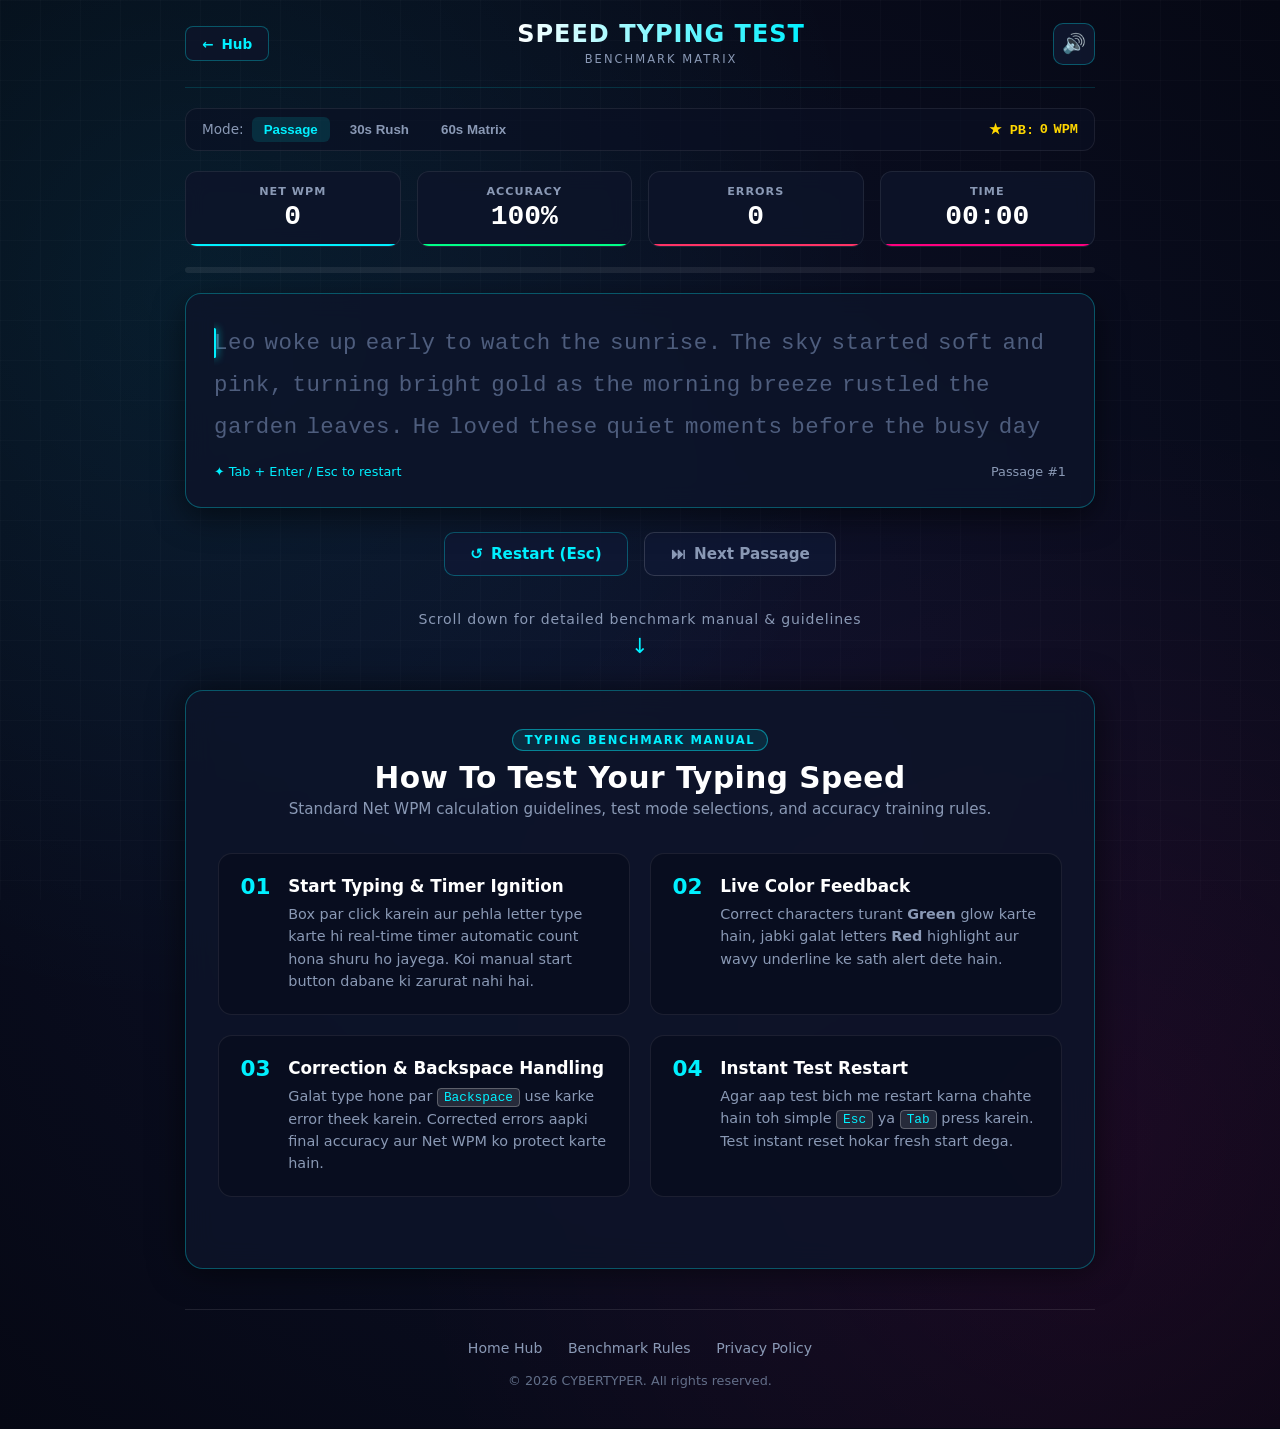
<file: games/speed-test.html>
<!DOCTYPE html>
<html lang="en">
<head>
  <meta charset="UTF-8">
  <meta name="viewport" content="width=device-width, initial-scale=1.0">
  <title>Speed Typing Test // CYBERTYPER</title>
  
  <!-- Primary Canonical Link -->
  <link rel="canonical" href="https://typigamx.in/games/speed-test.html">
  
  <!-- Open Graph / Social Meta Tags -->
  <meta property="og:type" content="website">
  <meta property="og:url" content="https://typigamx.in/games/speed-test.html">
  <meta property="og:title" content="Speed Typing Test // CYBERTYPER">
  <meta property="og:description" content="Test your pure typing speed & accuracy with live character highlighting, dynamic WPM metrics, and detailed completion analytics.">
  <meta property="og:image" content="https://typigamx.in/image/og-preview.png">

  <!-- Twitter Card Meta Tags -->
  <meta name="twitter:card" content="summary_large_image">
  <meta name="twitter:url" content="https://typigamx.in/games/speed-test.html">
  <meta name="twitter:title" content="Speed Typing Test // CYBERTYPER">
  <meta name="twitter:description" content="Test your pure typing speed & accuracy with live character highlighting, dynamic WPM metrics, and detailed completion analytics.">
  <meta name="twitter:image" content="https://typigamx.in/image/og-preview.png">

  <link rel="icon" type="image/svg+xml" href="data:image/svg+xml,<svg xmlns='http://www.w3.org/2000/svg' viewBox='0 0 100 100'><text y='.9em' font-size='90'>⚡</text></svg>">
  
  <style>
    :root {
      --bg-deep: #060814;
      --bg-card: rgba(14, 20, 42, 0.85);
      --border-neon: rgba(0, 240, 255, 0.3);
      --cyan-glow: #00f0ff;
      --magenta-glow: #ff007f;
      --emerald-glow: #00ff88;
      --danger-glow: #ff3366;
      --gold-glow: #ffd700;
      --text-main: #f0f4ff;
      --text-muted: #8a99b5;
      --font-main: 'Segoe UI', system-ui, -apple-system, sans-serif;
      --font-mono: 'Cascadia Code', 'Fira Code', Consolas, monospace;
    }

    * {
      box-sizing: border-box;
      margin: 0;
      padding: 0;
      -webkit-tap-highlight-color: transparent;
    }

    body {
      background-color: var(--bg-deep);
      background-image: 
        radial-gradient(ellipse at 15% 20%, rgba(0, 240, 255, 0.08) 0%, transparent 45%),
        radial-gradient(ellipse at 85% 80%, rgba(255, 0, 127, 0.08) 0%, transparent 45%),
        radial-gradient(circle at 50% 50%, #0d122b 0%, var(--bg-deep) 100%);
      color: var(--text-main);
      font-family: var(--font-main);
      min-height: 100vh;
      display: flex;
      flex-direction: column;
      position: relative;
      overflow-x: hidden;
    }

    .bg-grid {
      position: fixed;
      inset: 0;
      background-size: 40px 40px;
      background-image: 
        linear-gradient(to right, rgba(255, 255, 255, 0.02) 1px, transparent 1px),
        linear-gradient(to bottom, rgba(255, 255, 255, 0.02) 1px, transparent 1px);
      pointer-events: none;
      z-index: 0;
    }

    .container {
      width: 100%;
      max-width: 950px;
      margin: 0 auto;
      padding: 1.25rem 1.25rem 2.5rem;
      position: relative;
      z-index: 1;
      display: flex;
      flex-direction: column;
      flex: 1;
    }

    /* Header */
    .game-header {
      display: flex;
      align-items: center;
      justify-content: space-between;
      padding-bottom: 1.25rem;
      border-bottom: 1px solid rgba(0, 240, 255, 0.15);
      margin-bottom: 1.25rem;
    }

    .back-btn {
      display: inline-flex;
      align-items: center;
      gap: 0.5rem;
      padding: 0.55rem 1rem;
      border-radius: 8px;
      background: rgba(14, 20, 42, 0.8);
      border: 1px solid var(--border-neon);
      color: var(--cyan-glow);
      text-decoration: none;
      font-weight: 600;
      font-size: 0.85rem;
      transition: all 0.2s ease;
    }

    .back-btn:hover {
      background: var(--cyan-glow);
      color: #050811;
      box-shadow: 0 0 15px rgba(0, 240, 255, 0.4);
    }

    .game-title-badge {
      text-align: center;
    }

    .game-title-badge h1 {
      font-size: 1.5rem;
      font-weight: 800;
      letter-spacing: 1px;
      background: linear-gradient(90deg, #fff, var(--cyan-glow));
      -webkit-background-clip: text;
      -webkit-text-fill-color: transparent;
    }

    .game-title-badge span {
      font-size: 0.72rem;
      color: var(--text-muted);
      letter-spacing: 2px;
      text-transform: uppercase;
    }

    .sound-toggle-btn {
      width: 42px;
      height: 42px;
      border-radius: 10px;
      background: rgba(16, 24, 48, 0.85);
      border: 1px solid var(--border-neon);
      color: var(--text-main);
      font-size: 1.2rem;
      cursor: pointer;
      display: flex;
      align-items: center;
      justify-content: center;
      transition: all 0.2s ease;
    }

    /* Mode Selectors Bar */
    .mode-bar {
      display: flex;
      justify-content: space-between;
      align-items: center;
      background: rgba(10, 16, 36, 0.6);
      border: 1px solid rgba(255, 255, 255, 0.08);
      border-radius: 12px;
      padding: 0.5rem 1rem;
      margin-bottom: 1.25rem;
      font-size: 0.85rem;
    }

    .mode-group {
      display: flex;
      gap: 0.5rem;
      align-items: center;
    }

    .mode-btn {
      background: transparent;
      border: none;
      color: var(--text-muted);
      padding: 0.3rem 0.75rem;
      border-radius: 6px;
      cursor: pointer;
      font-weight: 700;
      transition: all 0.2s;
    }

    .mode-btn.active, .mode-btn:hover {
      color: var(--cyan-glow);
      background: rgba(0, 240, 255, 0.12);
    }

    .pb-pill {
      color: var(--gold-glow);
      font-family: var(--font-mono);
      font-weight: 700;
      display: flex;
      align-items: center;
      gap: 0.35rem;
    }

    /* HUD Bar */
    .hud-bar {
      display: grid;
      grid-template-columns: repeat(4, 1fr);
      gap: 1rem;
      margin-bottom: 1.25rem;
    }

    .stat-card {
      background: var(--bg-card);
      border: 1px solid rgba(255, 255, 255, 0.08);
      border-radius: 12px;
      padding: 0.85rem;
      text-align: center;
      position: relative;
      overflow: hidden;
      backdrop-filter: blur(10px);
    }

    .stat-card::after {
      content: '';
      position: absolute;
      bottom: 0;
      left: 0;
      right: 0;
      height: 2px;
      background: var(--card-color, var(--cyan-glow));
    }

    .stat-card.wpm { --card-color: var(--cyan-glow); }
    .stat-card.acc { --card-color: var(--emerald-glow); }
    .stat-card.err { --card-color: var(--danger-glow); }
    .stat-card.time { --card-color: var(--magenta-glow); }

    .stat-label {
      font-size: 0.7rem;
      font-weight: 700;
      color: var(--text-muted);
      text-transform: uppercase;
      letter-spacing: 1px;
      margin-bottom: 0.2rem;
    }

    .stat-value {
      font-size: 1.75rem;
      font-weight: 800;
      font-family: var(--font-mono);
      color: #fff;
    }

    .progress-track {
      width: 100%;
      height: 6px;
      background: rgba(255, 255, 255, 0.08);
      border-radius: 4px;
      margin-bottom: 1.25rem;
      overflow: hidden;
    }

    .progress-fill {
      height: 100%;
      width: 0%;
      background: linear-gradient(90deg, var(--cyan-glow), var(--emerald-glow));
      transition: width 0.15s ease-out;
    }

    /* Fixed Viewport with Native Smooth Scroll */
    .typing-arena {
      background: var(--bg-card);
      border: 1px solid var(--border-neon);
      border-radius: 16px;
      padding: 1.75rem;
      position: relative;
      backdrop-filter: blur(12px);
      box-shadow: 0 10px 30px rgba(0, 0, 0, 0.5);
      cursor: text;
      margin-bottom: 1.5rem;
      overflow: hidden;
    }

    .typing-arena.focused {
      border-color: var(--cyan-glow);
      box-shadow: 0 0 25px rgba(0, 240, 255, 0.25);
    }

    .text-display-wrapper {
      position: relative;
      height: 126px; /* 3 lines fixed: 42px * 3 */
      overflow: hidden;
      scroll-behavior: smooth;
    }

    .text-display {
      position: relative;
      font-family: var(--font-mono);
      font-size: 1.4rem;
      line-height: 42px;
      letter-spacing: 0.5px;
      user-select: none;
      display: flex;
      flex-wrap: wrap;
      align-content: flex-start;
    }

    .word {
      display: inline-flex;
      margin-right: 0.55rem;
      position: relative;
      white-space: normal;
    }

    .char {
      display: inline-block;
      position: relative;
      color: #4e5d7d;
      transition: color 0.08s ease;
    }

    .char.correct { color: var(--emerald-glow); }
    .char.wrong {
      color: var(--danger-glow);
      background-color: rgba(255, 51, 102, 0.25);
      text-decoration: underline wavy var(--danger-glow);
    }

    /* Stable Caret Attached Directly to Active Character */
    .char.current::before {
      content: '';
      position: absolute;
      left: -1px;
      top: 15%;
      bottom: 15%;
      width: 2.5px;
      background: var(--cyan-glow);
      box-shadow: 0 0 8px var(--cyan-glow);
      animation: caretPulse 0.9s infinite alternate;
      border-radius: 2px;
    }

    .char.current-end::after {
      content: '';
      position: absolute;
      right: -2px;
      top: 15%;
      bottom: 15%;
      width: 2.5px;
      background: var(--cyan-glow);
      box-shadow: 0 0 8px var(--cyan-glow);
      animation: caretPulse 0.9s infinite alternate;
      border-radius: 2px;
    }

    @keyframes caretPulse {
      0% { opacity: 1; }
      100% { opacity: 0; }
    }

    .hidden-input {
      position: absolute;
      top: 0;
      left: 0;
      width: 100%;
      height: 100%;
      opacity: 0;
      cursor: text;
      z-index: 5;
    }

    .focus-tip {
      margin-top: 1rem;
      font-size: 0.8rem;
      color: var(--text-muted);
      display: flex;
      align-items: center;
      justify-content: space-between;
    }

    .focus-badge {
      display: inline-flex;
      align-items: center;
      gap: 0.35rem;
      color: var(--cyan-glow);
    }

    .action-controls {
      display: flex;
      align-items: center;
      justify-content: center;
      gap: 1rem;
    }

    .btn-action {
      background: rgba(16, 24, 52, 0.85);
      border: 1px solid var(--border-neon);
      color: var(--cyan-glow);
      padding: 0.75rem 1.6rem;
      border-radius: 10px;
      font-family: var(--font-main);
      font-size: 0.95rem;
      font-weight: 700;
      cursor: pointer;
      display: inline-flex;
      align-items: center;
      gap: 0.5rem;
      transition: all 0.2s ease;
    }

    .btn-action:hover {
      background: var(--cyan-glow);
      color: #060814;
      box-shadow: 0 0 20px rgba(0, 240, 255, 0.4);
      transform: translateY(-2px);
    }

    .btn-action.btn-secondary {
      border-color: rgba(255, 255, 255, 0.15);
      color: var(--text-muted);
    }

    /* Scroll Down Area */
    .scroll-hint-bar {
      text-align: center;
      margin: 2.2rem 0 1rem;
      color: var(--text-muted);
      font-size: 0.88rem;
      letter-spacing: 0.8px;
      display: flex;
      flex-direction: column;
      align-items: center;
      gap: 0.4rem;
    }

    .scroll-hint-arrow {
      color: var(--cyan-glow);
      font-size: 1.3rem;
      animation: pulseDown 1.8s infinite ease-in-out;
    }

    @keyframes pulseDown {
      0%, 100% { transform: translateY(0); opacity: 0.5; }
      50% { transform: translateY(6px); opacity: 1; }
    }

    .how-to-play-section {
      margin-top: 1rem;
      margin-bottom: 2.5rem;
      background: var(--bg-card);
      border: 1px solid var(--border-neon);
      border-radius: 18px;
      padding: 2.4rem 2rem;
      box-shadow: 0 0 35px rgba(0, 0, 0, 0.6);
      backdrop-filter: blur(14px);
    }

    .htp-title-box {
      text-align: center;
      margin-bottom: 2.2rem;
    }

    .htp-tag {
      display: inline-block;
      font-size: 0.72rem;
      font-weight: 800;
      letter-spacing: 1.6px;
      text-transform: uppercase;
      color: var(--cyan-glow);
      border: 1px solid rgba(0, 240, 255, 0.45);
      background: rgba(0, 240, 255, 0.1);
      padding: 3px 12px;
      border-radius: 20px;
      margin-bottom: 0.6rem;
    }

    .htp-title-box h2 {
      font-size: 1.85rem;
      font-weight: 900;
      color: #fff;
      letter-spacing: 0.5px;
    }

    .htp-title-box p {
      color: var(--text-muted);
      font-size: 0.95rem;
      margin-top: 0.35rem;
    }

    .htp-grid-detailed {
      display: grid;
      grid-template-columns: repeat(2, 1fr);
      gap: 1.25rem;
      margin-bottom: 2rem;
    }

    .htp-card {
      background: rgba(8, 12, 30, 0.75);
      border: 1px solid rgba(255, 255, 255, 0.08);
      border-radius: 14px;
      padding: 1.35rem;
      display: flex;
      gap: 1.1rem;
      transition: all 0.2s ease;
    }

    .htp-card:hover {
      border-color: var(--cyan-glow);
      transform: translateY(-2px);
    }

    .htp-card-num {
      font-size: 1.35rem;
      font-weight: 900;
      color: var(--cyan-glow);
      line-height: 1;
    }

    .htp-card-body h3 {
      font-size: 1.05rem;
      color: #fff;
      margin-bottom: 0.45rem;
    }

    .htp-card-body p {
      font-size: 0.9rem;
      color: var(--text-muted);
      line-height: 1.55;
    }

    .htp-card-body kbd {
      background: rgba(255, 255, 255, 0.12);
      border: 1px solid rgba(255, 255, 255, 0.25);
      border-radius: 4px;
      padding: 1px 6px;
      font-size: 0.8rem;
      color: var(--cyan-glow);
    }

    /* Site Footer */
    .site-footer {
      border-top: 1px solid rgba(255, 255, 255, 0.1);
      padding-top: 1.75rem;
      text-align: center;
    }

    .footer-nav {
      list-style: none;
      display: flex;
      flex-wrap: wrap;
      justify-content: center;
      gap: 0.85rem 1.6rem;
      margin-bottom: 1rem;
      padding: 0;
    }

    .footer-nav a {
      color: var(--text-muted);
      text-decoration: none;
      font-size: 0.88rem;
      transition: color 0.2s;
    }

    .footer-nav a:hover {
      color: var(--cyan-glow);
    }

    .footer-copy {
      color: rgba(155, 176, 209, 0.6);
      font-size: 0.8rem;
    }

    @media (max-width: 650px) {
      .hud-bar { grid-template-columns: repeat(2, 1fr); }
      .text-display { font-size: 1.15rem; }
      .mode-bar { flex-direction: column; gap: 0.5rem; align-items: flex-start; }
      .htp-grid-detailed { grid-template-columns: 1fr; }
    }
  </style>
</head>
<body>
  <div class="bg-grid"></div>

  <div class="container">
    <header class="game-header">
      <a href="../index.html" class="back-btn"><span>←</span> Hub</a>
      <div class="game-title-badge">
        <h1>SPEED TYPING TEST</h1>
        <span>Benchmark Matrix</span>
      </div>
      <button id="soundToggle" class="sound-toggle-btn" aria-label="Toggle Sound">
        <span id="soundIcon">🔊</span>
      </button>
    </header>

    <!-- Mode Selector & PB tracker -->
    <div class="mode-bar">
      <div class="mode-group">
        <span style="color:var(--text-muted);">Mode:</span>
        <button class="mode-btn active" data-mode="passage">Passage</button>
        <button class="mode-btn" data-mode="30">30s Rush</button>
        <button class="mode-btn" data-mode="60">60s Matrix</button>
      </div>
      <div class="pb-pill">
        <span>★ PB:</span>
        <span id="personalBest">0</span> WPM
      </div>
    </div>

    <!-- HUD -->
    <div class="hud-bar">
      <div class="stat-card wpm">
        <div class="stat-label">Net WPM</div>
        <div class="stat-value" id="hudWpm">0</div>
      </div>
      <div class="stat-card acc">
        <div class="stat-label">Accuracy</div>
        <div class="stat-value" id="hudAcc">100%</div>
      </div>
      <div class="stat-card err">
        <div class="stat-label">Errors</div>
        <div class="stat-value" id="hudErr">0</div>
      </div>
      <div class="stat-card time">
        <div class="stat-label">Time</div>
        <div class="stat-value" id="hudTime">00:00</div>
      </div>
    </div>

    <div class="progress-track">
      <div class="progress-fill" id="progressFill"></div>
    </div>

    <!-- Main Arena -->
    <div class="typing-arena" id="typingArena">
      <input type="text" id="mobileInput" class="hidden-input" autocomplete="off" autocapitalize="off" spellcheck="false">

      <div class="text-display-wrapper" id="displayWrapper">
        <div class="text-display" id="textDisplay"></div>
      </div>

      <div class="focus-tip">
        <span class="focus-badge">✦ Tab + Enter / Esc to restart</span>
        <span id="passageNum">Passage #1</span>
      </div>
    </div>

    <div class="action-controls">
      <button id="restartBtn" class="btn-action"><span>↺</span> Restart (Esc)</button>
      <button id="nextPassageBtn" class="btn-action btn-secondary"><span>⏭</span> Next Passage</button>
    </div>

    <!-- Scroll Down Indicator -->
    <div class="scroll-hint-bar">
      <span>Scroll down for detailed benchmark manual & guidelines</span>
      <div class="scroll-hint-arrow">↓</div>
    </div>

    <!-- Detailed Manual Section -->
    <section class="how-to-play-section">
      <div class="htp-title-box">
        <span class="htp-tag">TYPING BENCHMARK MANUAL</span>
        <h2>How To Test Your Typing Speed</h2>
        <p>Standard Net WPM calculation guidelines, test mode selections, and accuracy training rules.</p>
      </div>

      <div class="htp-grid-detailed">
        <div class="htp-card">
          <div class="htp-card-num">01</div>
          <div class="htp-card-body">
            <h3>Start Typing & Timer Ignition</h3>
            <p>Box par click karein aur pehla letter type karte hi real-time timer automatic count hona shuru ho jayega. Koi manual start button dabane ki zarurat nahi hai.</p>
          </div>
        </div>

        <div class="htp-card">
          <div class="htp-card-num">02</div>
          <div class="htp-card-body">
            <h3>Live Color Feedback</h3>
            <p>Correct characters turant <strong>Green</strong> glow karte hain, jabki galat letters <strong>Red</strong> highlight aur wavy underline ke sath alert dete hain.</p>
          </div>
        </div>

        <div class="htp-card">
          <div class="htp-card-num">03</div>
          <div class="htp-card-body">
            <h3>Correction & Backspace Handling</h3>
            <p>Galat type hone par <kbd>Backspace</kbd> use karke error theek karein. Corrected errors aapki final accuracy aur Net WPM ko protect karte hain.</p>
          </div>
        </div>

        <div class="htp-card">
          <div class="htp-card-num">04</div>
          <div class="htp-card-body">
            <h3>Instant Test Restart</h3>
            <p>Agar aap test bich me restart karna chahte hain toh simple <kbd>Esc</kbd> ya <kbd>Tab</kbd> press karein. Test instant reset hokar fresh start dega.</p>
          </div>
        </div>
      </div>
    </section>

    <footer class="site-footer">
      <ul class="footer-nav">
        <li><a href="../index.html">Home Hub</a></li>
        <li><a href="#">Benchmark Rules</a></li>
        <li><a href="#">Privacy Policy</a></li>
      </ul>
      <p class="footer-copy">© 2026 CYBERTYPER. All rights reserved.</p>
    </footer>
  </div>

  <!-- JavaScript Typing Engine with Story Passages and Mode Switcher -->
  <script>
    document.addEventListener('DOMContentLoaded', () => {
      const passages = [
        "Leo woke up early to watch the sunrise. The sky started soft and pink, turning bright gold as the morning breeze rustled the garden leaves. He loved these quiet moments before the busy day began.",
        "Yesterday, his grandfather had shared an ancient wooden puzzle. The complex mechanism featured intricate brass gears and a hidden latch. At first, Leo felt overwhelmed by the perplexing design. Every twist seemed futile, and the tiny interlocking pieces resisted his logical efforts.",
        "Instead of surrendering, he analyzed the geometric patterns carefully. He discovered a subtle indentation on the side panel. With a gentle push, a secret compartment opened, revealing a handwritten journal from decades past. The fading pages detailed a remarkable journey across uncharted oceans, filled with breathtaking discoveries and profound resilience.",
        "Leo realized that every challenge in life, no matter how formidable or obscure, carries hidden wisdom. By maintaining relentless curiosity and patience, we unlock doors we never knew existed. He smiled, ready to embrace whatever extraordinary adventures awaited him today."
      ];

      let currentPassageIndex = 0;
      let currentMode = "passage"; // "passage", "30", "60"
      let timer = null;
      let timeElapsed = 0;
      let timeLeft = 0;
      let errors = 0;
      let isStarted = false;
      let isFinished = false;

      const textDisplay = document.getElementById("textDisplay");
      const mobileInput = document.getElementById("mobileInput");
      const typingArena = document.getElementById("typingArena");
      const hudWpm = document.getElementById("hudWpm");
      const hudAcc = document.getElementById("hudAcc");
      const hudErr = document.getElementById("hudErr");
      const hudTime = document.getElementById("hudTime");
      const progressFill = document.getElementById("progressFill");
      const passageNum = document.getElementById("passageNum");
      const restartBtn = document.getElementById("restartBtn");
      const nextPassageBtn = document.getElementById("nextPassageBtn");
      const modeButtons = document.querySelectorAll(".mode-btn");

      function loadPassage(index) {
        if (!textDisplay) return;
        const text = passages[index];
        textDisplay.innerHTML = "";
        
        // Split text by words to handle proper word spacing blocks
        const words = text.split(" ");
        words.forEach((wordStr, wordIdx) => {
          const wordSpan = document.createElement("span");
          wordSpan.classList.add("word");
          
          wordStr.split("").forEach((char) => {
            const span = document.createElement("span");
            span.classList.add("char", "pending");
            span.textContent = char;
            wordSpan.appendChild(span);
          });

          // Append space character span after each word except the last one
          if (wordIdx < words.length - 1) {
            const spaceSpan = document.createElement("span");
            spaceSpan.classList.add("char", "pending");
            spaceSpan.textContent = " ";
            wordSpan.appendChild(spaceSpan);
          }

          textDisplay.appendChild(wordSpan);
        });

        // Set initial current class on the very first character
        const firstChar = textDisplay.querySelector(".char");
        if (firstChar) firstChar.classList.add("current");

        if (passageNum) passageNum.textContent = currentMode === "passage" ? `Passage #${index + 1}` : `Timed Mode (${currentMode}s)`;
        resetState();
      }

      function resetState() {
        clearInterval(timer);
        isStarted = false;
        isFinished = false;
        timeElapsed = 0;
        if (currentMode === "30") timeLeft = 30;
        else if (currentMode === "60") timeLeft = 60;
        else timeLeft = 0;

        errors = 0;
        if (mobileInput) mobileInput.value = "";
        if (typingArena) typingArena.classList.remove("focused");
        if (hudWpm) hudWpm.textContent = "0";
        if (hudAcc) hudAcc.textContent = "100%";
        if (hudErr) hudErr.textContent = "0";
        
        if (currentMode === "passage") {
          if (hudTime) hudTime.textContent = "00:00";
        } else {
          let mins = Math.floor(timeLeft / 60);
          let secs = timeLeft % 60;
          if (hudTime) hudTime.textContent = `${String(mins).padStart(2, '0')}:${String(secs).padStart(2, '0')}`;
        }
        if (progressFill) progressFill.style.width = "0%";
      }

      function initTest() {
        loadPassage(currentPassageIndex);
        if (mobileInput) mobileInput.focus();
      }

      // Mode switching listener
      modeButtons.forEach(btn => {
        btn.addEventListener("click", () => {
          modeButtons.forEach(b => b.classList.remove("active"));
          btn.classList.add("active");
          currentMode = btn.getAttribute("data-mode");
          initTest();
        });
      });

      // Handle typing input via hidden input field
      if (mobileInput) {
        mobileInput.addEventListener("input", () => {
          if (isFinished) return;

          const typedValue = mobileInput.value;
          const chars = textDisplay.querySelectorAll(".char");

          // Start timer on first input
          if (!isStarted && typedValue.length > 0) {
            isStarted = true;
            if (typingArena) typingArena.classList.add("focused");
            
            timer = setInterval(() => {
              if (currentMode === "passage") {
                timeElapsed++;
                let mins = Math.floor(timeElapsed / 60);
                let secs = timeElapsed % 60;
                if (hudTime) hudTime.textContent = `${String(mins).padStart(2, '0')}:${String(secs).padStart(2, '0')}`;
                
                if (timeElapsed > 0) {
                  let wordsTypedCount = (typedValue.length / 5);
                  let wpm = Math.round((wordsTypedCount / timeElapsed) * 60);
                  if (hudWpm) hudWpm.textContent = wpm > 0 ? wpm : 0;
                }
              } else {
                // Countdown modes (30s / 60s)
                timeLeft--;
                let mins = Math.floor(timeLeft / 60);
                let secs = timeLeft % 60;
                if (hudTime) hudTime.textContent = `${String(mins).padStart(2, '0')}:${String(secs).padStart(2, '0')}`;
                
                let timeSpent = (currentMode === "30" ? 30 : 60) - timeLeft;
                if (timeSpent > 0) {
                  let wordsTypedCount = (typedValue.length / 5);
                  let wpm = Math.round((wordsTypedCount / timeSpent) * 60);
                  if (hudWpm) hudWpm.textContent = wpm > 0 ? wpm : 0;
                }

                if (timeLeft <= 0) {
                  clearInterval(timer);
                  isFinished = true;
                  if (typingArena) typingArena.classList.remove("focused");
                }
              }
            }, 1000);
          }

          errors = 0;
          chars.forEach((charSpan, idx) => {
            charSpan.classList.remove("correct", "wrong", "current", "current-end", "pending");
            if (idx < typedValue.length) {
              if (typedValue[idx] === charSpan.textContent) {
                charSpan.classList.add("correct");
              } else {
                charSpan.classList.add("wrong");
                errors++;
              }
            } else if (idx === typedValue.length) {
              charSpan.classList.add("current");
            } else {
              charSpan.classList.add("pending");
            }
          });

          if (hudErr) hudErr.textContent = errors;
          let accuracy = typedValue.length > 0 ? Math.max(0, Math.round(((typedValue.length - errors) / typedValue.length) * 100)) : 100;
          if (hudAcc) hudAcc.textContent = `${accuracy}%`;

          if (progressFill) {
            let progressPct = (typedValue.length / chars.length) * 100;
            progressFill.style.width = `${Math.min(100, progressPct)}%`;
          }

          if (currentMode === "passage" && typedValue.length >= chars.length) {
            clearInterval(timer);
            isFinished = true;
            if (typingArena) typingArena.classList.remove("focused");
          }
        });
      }

      // Keyboard shortcuts
      document.addEventListener("keydown", (e) => {
        if (e.key === "Escape" || (e.key === "Tab" && document.activeElement === mobileInput)) {
          if (e.key === "Tab") e.preventDefault();
          initTest();
        }
      });

      if (restartBtn) {
        restartBtn.addEventListener("click", () => initTest());
      }

      if (nextPassageBtn) {
        nextPassageBtn.addEventListener("click", () => {
          currentPassageIndex = (currentPassageIndex + 1) % passages.length;
          initTest();
        });
      }

      if (typingArena && mobileInput) {
        typingArena.addEventListener("click", () => mobileInput.focus());
      }

      // Initial load setup
      initTest();
    });
  </script>
</body>
</html>
</file>
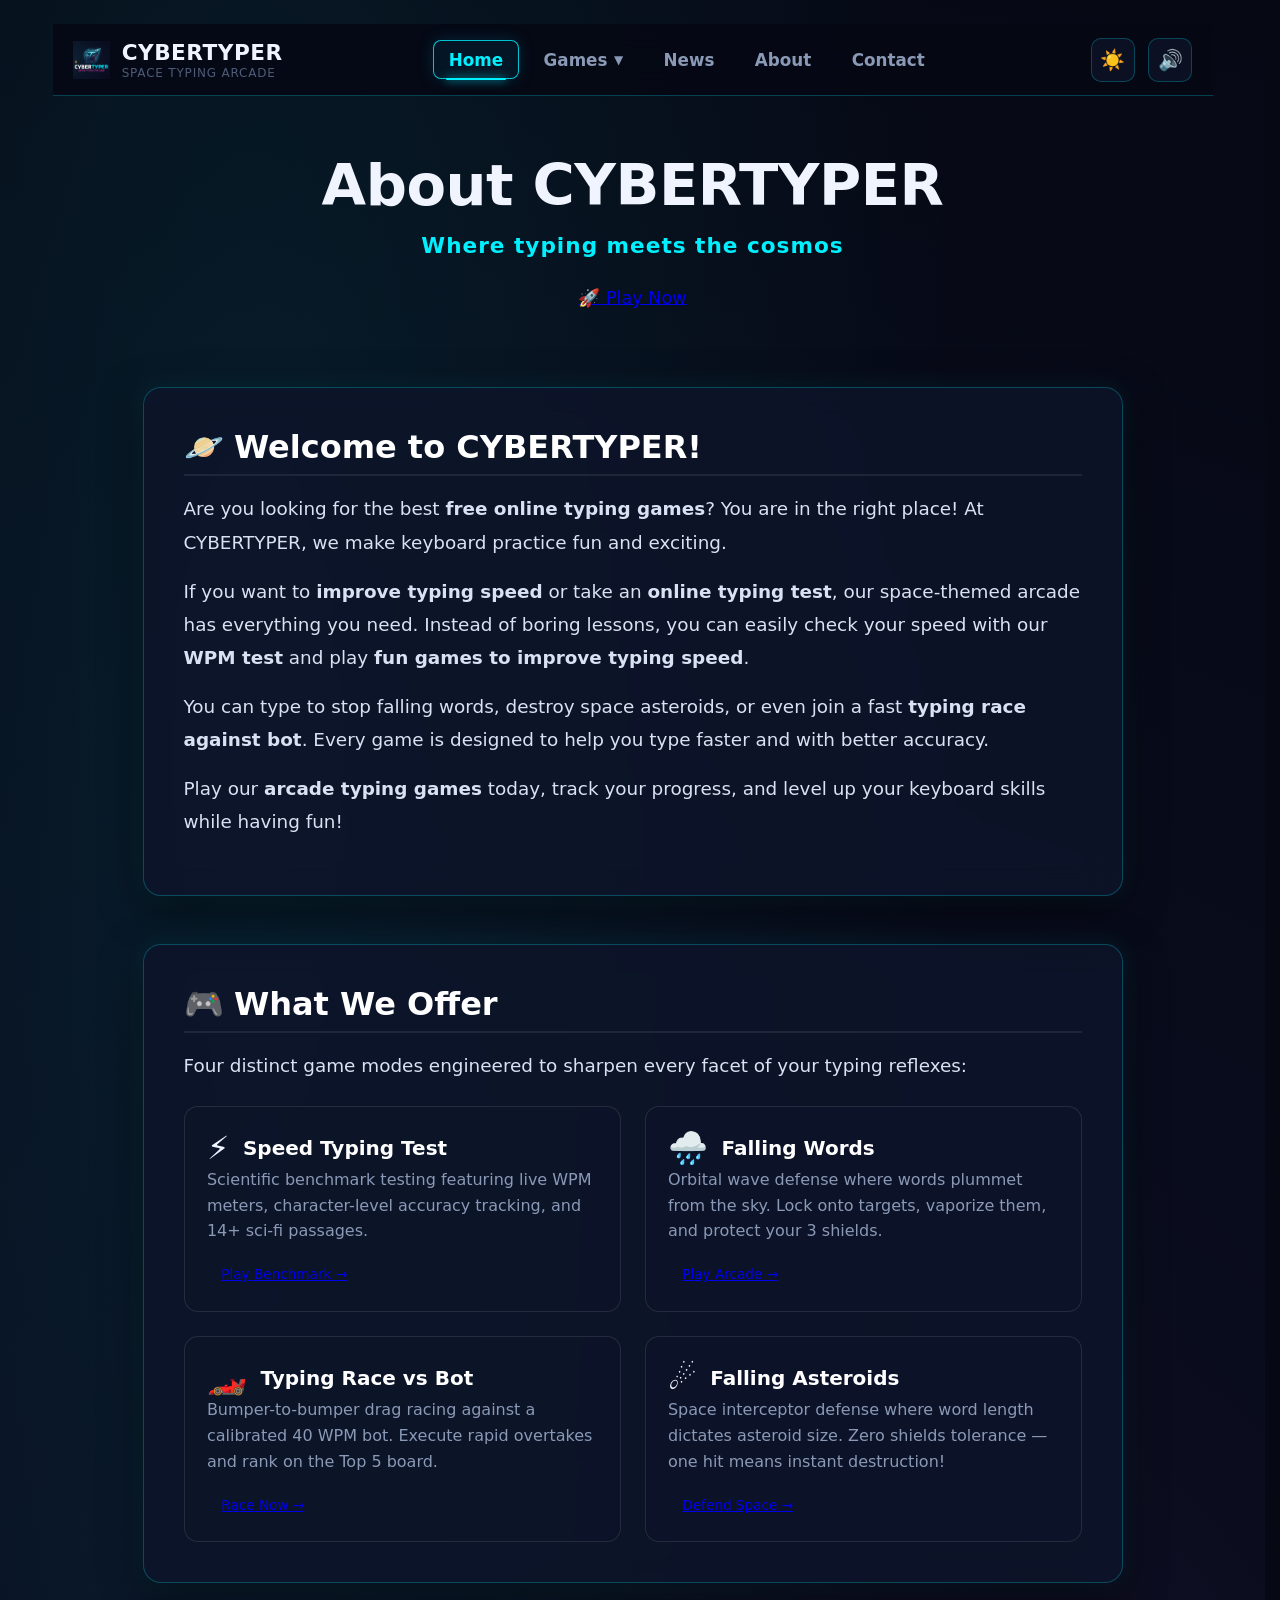
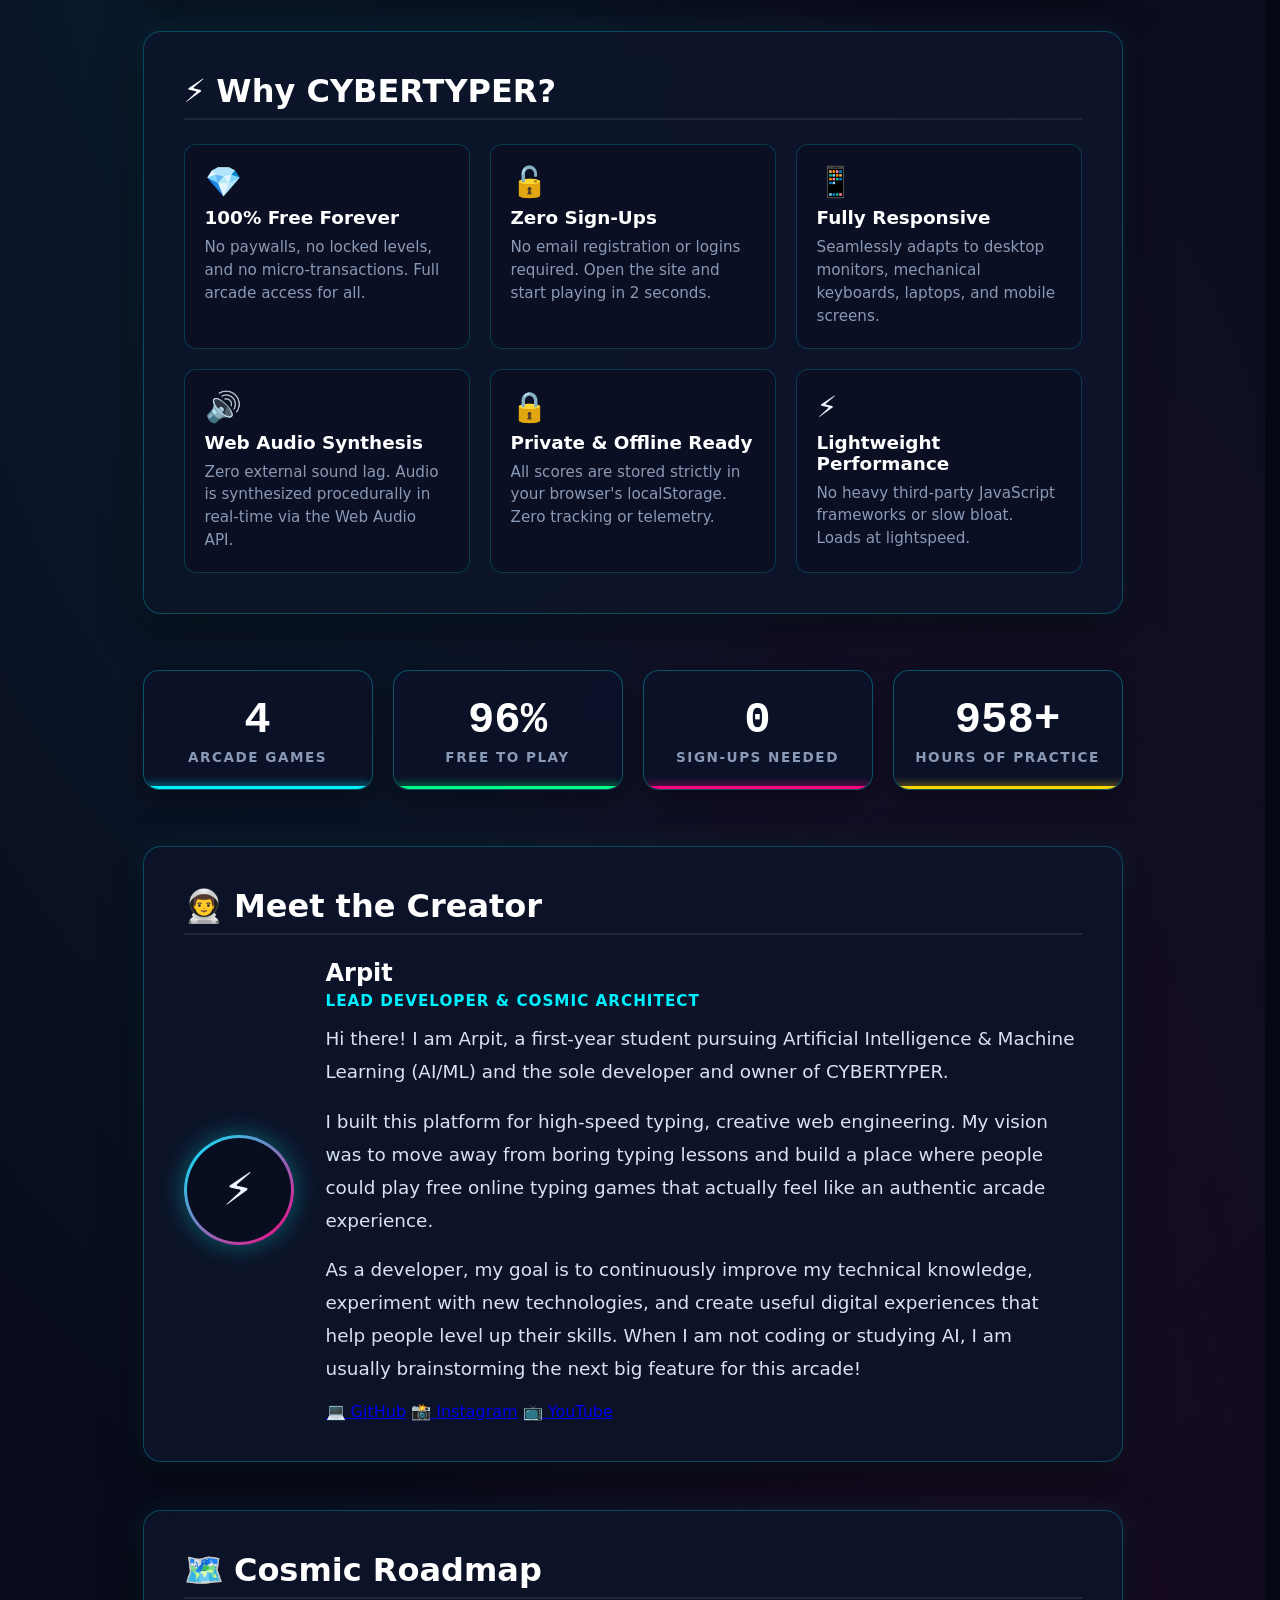
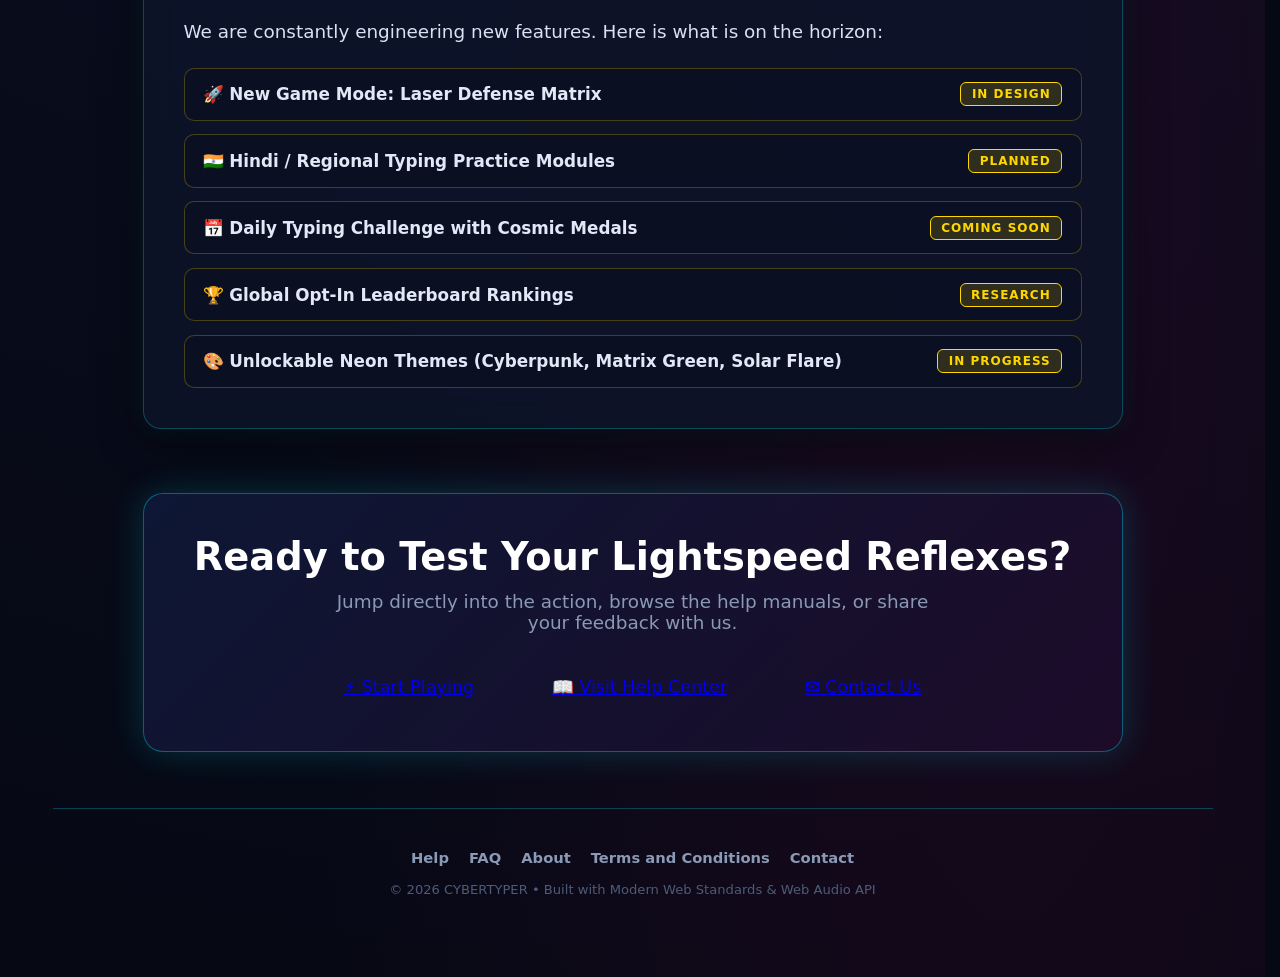
<file: pages/about.html>
<!DOCTYPE html>
<html lang="en">
<head>
  <meta charset="UTF-8">
  <meta name="viewport" content="width=device-width, initial-scale=1.0">
  <title>About Us // CYBERTYPER</title>
  <meta name="description" content="About CYBERTYPER - Where typing meets the cosmos. Discover our mission, 100% free arcade philosophy, and future roadmap.">

  <!-- Open Graph Meta Tags -->
  <meta property="og:title" content="About Us // CYBERTYPER">
  <meta property="og:description" content="Where typing meets the cosmos. Free arcade-style typing training with zero accounts and client-side audio.">
  <meta property="og:type" content="website">

  <link rel="stylesheet" href="../css/style.css">
  <style>
    .about-container {
      max-width: 980px;
      margin: 0 auto 3.5rem;
      position: relative;
      z-index: 1;
    }

    /* Hero Section */
    .about-hero {
      text-align: center;
      margin-bottom: 3.5rem;
      padding: 1.5rem 0;
    }

    .about-hero h1 {
      font-size: clamp(2.4rem, 5vw, 3.6rem);
      font-weight: 900;
      letter-spacing: -0.5px;
      margin-bottom: 0.85rem;
    }

    .about-hero p {
      font-size: clamp(1.15rem, 1.8vw, 1.35rem);
      color: var(--cyan-glow);
      font-weight: 600;
      letter-spacing: 1px;
      margin-bottom: 1.85rem;
    }

    /* Scroll Animation Base */
    .reveal-card {
      opacity: 0;
      transform: translateY(28px);
      transition: opacity 0.6s cubic-bezier(0.16, 1, 0.3, 1), transform 0.6s cubic-bezier(0.16, 1, 0.3, 1);
      margin-bottom: 3rem;
    }

    .reveal-card.revealed {
      opacity: 1;
      transform: translateY(0);
    }

    @media (prefers-reduced-motion: reduce) {
      .reveal-card {
        opacity: 1 !important;
        transform: none !important;
        transition: none !important;
      }
    }

    /* Story & Philosophy Glass Card */
    .glass-section {
      background: rgba(14, 20, 42, 0.85);
      border: 1px solid rgba(0, 240, 255, 0.25);
      border-radius: 18px;
      padding: clamp(1.75rem, 3.5vw, 2.5rem);
      box-shadow: 0 12px 40px rgba(0, 0, 0, 0.55), 0 0 25px rgba(0, 240, 255, 0.1);
      backdrop-filter: blur(14px);
    }

    .glass-section h2 {
      font-size: clamp(1.6rem, 3vw, 2rem);
      font-weight: 900;
      color: #ffffff;
      margin-bottom: 1rem;
      display: flex;
      align-items: center;
      gap: 0.65rem;
      border-bottom: 2px solid rgba(255, 255, 255, 0.08);
      padding-bottom: 0.5rem;
    }

    .glass-section p {
      font-size: clamp(1.05rem, 1.5vw, 1.15rem);
      line-height: 1.8;
      color: #d8e2f2;
      margin-bottom: 1rem;
    }

    /* Animated Stats Strip */
    .stats-strip {
      display: grid;
      grid-template-columns: repeat(4, 1fr);
      gap: 1.25rem;
      margin: 3.5rem 0;
    }

    @media (max-width: 768px) {
      .stats-strip {
        grid-template-columns: repeat(2, 1fr);
      }
    }

    .stat-metric-card {
      background: rgba(12, 18, 40, 0.9);
      border: 1px solid rgba(0, 240, 255, 0.3);
      border-radius: 16px;
      padding: 1.5rem 1rem;
      text-align: center;
      position: relative;
      overflow: hidden;
      box-shadow: 0 8px 24px rgba(0, 0, 0, 0.4);
    }

    .stat-metric-card::after {
      content: '';
      position: absolute;
      bottom: 0;
      left: 0;
      right: 0;
      height: 3px;
      background: var(--stat-glow, var(--cyan-glow));
      box-shadow: 0 0 10px var(--stat-glow, var(--cyan-glow));
    }

    .stat-metric-card:nth-child(1) { --stat-glow: var(--cyan-glow); }
    .stat-metric-card:nth-child(2) { --stat-glow: var(--emerald-glow); }
    .stat-metric-card:nth-child(3) { --stat-glow: var(--magenta-glow); }
    .stat-metric-card:nth-child(4) { --stat-glow: var(--gold-glow); }

    .stat-num-val {
      font-size: clamp(2rem, 3.5vw, 2.75rem);
      font-weight: 900;
      font-family: var(--font-mono);
      color: #ffffff;
      margin-bottom: 0.25rem;
    }

    .stat-num-lbl {
      font-size: 0.85rem;
      font-weight: 700;
      color: var(--text-muted);
      text-transform: uppercase;
      letter-spacing: 1.5px;
    }

    /* What We Offer - 4 Game Cards Grid */
    .arcade-showcase-grid {
      display: grid;
      grid-template-columns: repeat(2, 1fr);
      gap: 1.5rem;
      margin-top: 1.5rem;
    }

    @media (max-width: 720px) {
      .arcade-showcase-grid {
        grid-template-columns: 1fr;
      }
    }

    .showcase-card {
      background: rgba(14, 20, 42, 0.7);
      border: 1px solid rgba(255, 255, 255, 0.1);
      border-radius: 14px;
      padding: 1.4rem;
      display: flex;
      flex-direction: column;
      justify-content: space-between;
      gap: 1rem;
      transition: var(--transition-smooth);
    }

    .showcase-card:hover {
      border-color: var(--card-highlight, var(--cyan-glow));
      box-shadow: 0 0 20px rgba(0, 240, 255, 0.2);
      transform: translateY(-3px);
    }

    .showcase-header {
      display: flex;
      align-items: center;
      gap: 0.85rem;
    }

    .showcase-icon {
      font-size: 2rem;
      flex-shrink: 0;
    }

    .showcase-card h3 {
      font-size: 1.25rem;
      color: #ffffff;
      font-weight: 800;
    }

    .showcase-card p {
      font-size: 1rem;
      color: var(--text-muted);
      line-height: 1.6;
      margin: 0;
    }

    /* Why CYBERTYPER Highlights */
    .why-cyber-grid {
      display: grid;
      grid-template-columns: repeat(auto-fit, minmax(250px, 1fr));
      gap: 1.25rem;
      margin-top: 1.5rem;
    }

    .why-item {
      background: rgba(10, 15, 34, 0.8);
      border: 1px solid rgba(0, 240, 255, 0.2);
      border-radius: 12px;
      padding: 1.25rem;
      display: flex;
      flex-direction: column;
      gap: 0.5rem;
    }

    .why-item-icon {
      font-size: 1.85rem;
    }

    .why-item h4 {
      font-size: 1.15rem;
      color: #ffffff;
      font-weight: 800;
    }

    .why-item p {
      font-size: 0.95rem;
      color: var(--text-muted);
      line-height: 1.5;
      margin: 0;
    }

    /* Meet The Creator Card */
    .creator-card {
      display: flex;
      align-items: center;
      gap: 2rem;
      margin-top: 1.5rem;
    }

    @media (max-width: 680px) {
      .creator-card {
        flex-direction: column;
        text-align: center;
      }
    }

    .creator-avatar {
      width: 110px;
      height: 110px;
      border-radius: 50%;
      background: linear-gradient(135deg, var(--cyan-glow), var(--magenta-glow));
      padding: 3px;
      flex-shrink: 0;
      box-shadow: 0 0 25px rgba(0, 240, 255, 0.35);
    }

    .avatar-inner {
      width: 100%;
      height: 100%;
      border-radius: 50%;
      background: #080d20;
      display: flex;
      align-items: center;
      justify-content: center;
      font-size: 2.8rem;
    }

    .creator-info h3 {
      font-size: 1.5rem;
      color: #ffffff;
      font-weight: 800;
      margin-bottom: 0.35rem;
    }

    .creator-role {
      font-size: 0.95rem;
      color: var(--cyan-glow);
      font-weight: 700;
      text-transform: uppercase;
      letter-spacing: 1px;
      margin-bottom: 0.75rem;
    }

    /* Roadmap List */
    .roadmap-list {
      display: flex;
      flex-direction: column;
      gap: 0.85rem;
      margin-top: 1.25rem;
      list-style: none;
      padding: 0;
    }

    .roadmap-item {
      display: flex;
      align-items: center;
      gap: 0.85rem;
      padding: 0.85rem 1.15rem;
      background: rgba(10, 15, 34, 0.8);
      border: 1px solid rgba(255, 215, 0, 0.25);
      border-radius: 10px;
      font-size: 1.05rem;
      color: #e2e8f5;
    }

    .roadmap-status {
      padding: 0.25rem 0.65rem;
      border-radius: 6px;
      font-size: 0.75rem;
      font-weight: 800;
      letter-spacing: 1px;
      text-transform: uppercase;
      background: rgba(255, 215, 0, 0.15);
      border: 1px solid var(--gold-glow);
      color: var(--gold-glow);
      margin-left: auto;
    }

    /* Call To Action Box */
    .cta-card {
      margin-top: 4rem;
      background: linear-gradient(135deg, rgba(14, 24, 54, 0.95), rgba(28, 12, 42, 0.95));
      border: 1px solid rgba(0, 240, 255, 0.35);
      border-radius: 20px;
      padding: 2.5rem 1.5rem;
      text-align: center;
      box-shadow: 0 0 35px rgba(0, 240, 255, 0.18);
    }

    .cta-card h2 {
      font-size: clamp(1.8rem, 3.5vw, 2.4rem);
      font-weight: 900;
      margin-bottom: 0.75rem;
      color: #ffffff;
    }

    .cta-card p {
      font-size: 1.15rem;
      color: var(--text-muted);
      max-width: 600px;
      margin: 0 auto 1.85rem;
    }

    .cta-buttons {
      display: flex;
      justify-content: center;
      gap: 1.25rem;
      flex-wrap: wrap;
    }
  </style>
</head>
<body>
  <!-- Canvas Starfield -->
  <canvas id="starsCanvas" class="stars-bg"></canvas>

  <div class="container">
    <!-- Dynamic Header Loader Target -->
    <header class="site-header" id="mainHeader"></header>

    <!-- Main Content -->
    <main class="about-container">
      <!-- 1. Hero -->
      <section class="about-hero">
        <h1>About <span class="glow-cyan">CYBERTYPER</span></h1>
        <p>Where typing meets the cosmos</p>
        <a href="../index.html" class="btn-neon" style="font-size:1.1rem; padding:0.8rem 1.8rem;">
          <span>🚀</span> Play Now
        </a>
      </section>

      <!-- 2. Welcome / Mission -->
      <section class="glass-section reveal-card">
        <h2><span>🪐</span> Welcome to CYBERTYPER!</h2>
        <p>
          Are you looking for the best <strong>free online typing games</strong>? You are in the right place! At CYBERTYPER, we make keyboard practice fun and exciting.
        </p>
        <p>
          If you want to <strong>improve typing speed</strong> or take an <strong>online typing test</strong>, our space-themed arcade has everything you need. Instead of boring lessons, you can easily check your speed with our <strong>WPM test</strong> and play <strong>fun games to improve typing speed</strong>.
        </p>
        <p>
          You can type to stop falling words, destroy space asteroids, or even join a fast <strong>typing race against bot</strong>. Every game is designed to help you type faster and with better accuracy.
        </p>
        <p>
          Play our <strong>arcade typing games</strong> today, track your progress, and level up your keyboard skills while having fun!
        </p>
      </section>

      <!-- 3. What We Offer -->
      <section class="glass-section reveal-card">
        <h2><span>🎮</span> What We Offer</h2>
        <p>Four distinct game modes engineered to sharpen every facet of your typing reflexes:</p>
        <div class="arcade-showcase-grid">
          <div class="showcase-card" style="--card-highlight: var(--cyan-glow);">
            <div>
              <div class="showcase-header">
                <span class="showcase-icon">⚡</span>
                <h3>Speed Typing Test</h3>
              </div>
              <p>Scientific benchmark testing featuring live WPM meters, character-level accuracy tracking, and 14+ sci-fi passages.</p>
            </div>
            <a href="../games/speed-test.html" class="btn-neon" style="align-self:flex-start; font-size:0.85rem; padding:0.4rem 0.9rem;">Play Benchmark →</a>
          </div>

          <div class="showcase-card" style="--card-highlight: var(--magenta-glow);">
            <div>
              <div class="showcase-header">
                <span class="showcase-icon">🌧️</span>
                <h3>Falling Words</h3>
              </div>
              <p>Orbital wave defense where words plummet from the sky. Lock onto targets, vaporize them, and protect your 3 shields.</p>
            </div>
            <a href="../games/falling-words.html" class="btn-neon btn-magenta" style="align-self:flex-start; font-size:0.85rem; padding:0.4rem 0.9rem;">Play Arcade →</a>
          </div>

          <div class="showcase-card" style="--card-highlight: var(--emerald-glow);">
            <div>
              <div class="showcase-header">
                <span class="showcase-icon">🏎️</span>
                <h3>Typing Race vs Bot</h3>
              </div>
              <p>Bumper-to-bumper drag racing against a calibrated 40 WPM bot. Execute rapid overtakes and rank on the Top 5 board.</p>
            </div>
            <a href="../games/typing-race.html" class="btn-neon" style="align-self:flex-start; font-size:0.85rem; padding:0.4rem 0.9rem;">Race Now →</a>
          </div>

          <div class="showcase-card" style="--card-highlight: var(--gold-glow);">
            <div>
              <div class="showcase-header">
                <span class="showcase-icon">☄️</span>
                <h3>Falling Asteroids</h3>
              </div>
              <p>Space interceptor defense where word length dictates asteroid size. Zero shields tolerance — one hit means instant destruction!</p>
            </div>
            <a href="../games/asteroid-game.html" class="btn-neon" style="align-self:flex-start; font-size:0.85rem; padding:0.4rem 0.9rem;">Defend Space →</a>
          </div>
        </div>
      </section>

      <!-- 4. Why CYBERTYPER -->
      <section class="glass-section reveal-card">
        <h2><span>⚡</span> Why CYBERTYPER?</h2>
        <div class="why-cyber-grid">
          <div class="why-item">
            <span class="why-item-icon">💎</span>
            <h4>100% Free Forever</h4>
            <p>No paywalls, no locked levels, and no micro-transactions. Full arcade access for all.</p>
          </div>
          <div class="why-item">
            <span class="why-item-icon">🔓</span>
            <h4>Zero Sign-Ups</h4>
            <p>No email registration or logins required. Open the site and start playing in 2 seconds.</p>
          </div>
          <div class="why-item">
            <span class="why-item-icon">📱</span>
            <h4>Fully Responsive</h4>
            <p>Seamlessly adapts to desktop monitors, mechanical keyboards, laptops, and mobile screens.</p>
          </div>
          <div class="why-item">
            <span class="why-item-icon">🔊</span>
            <h4>Web Audio Synthesis</h4>
            <p>Zero external sound lag. Audio is synthesized procedurally in real-time via the Web Audio API.</p>
          </div>
          <div class="why-item">
            <span class="why-item-icon">🔒</span>
            <h4>Private & Offline Ready</h4>
            <p>All scores are stored strictly in your browser's localStorage. Zero tracking or telemetry.</p>
          </div>
          <div class="why-item">
            <span class="why-item-icon">⚡</span>
            <h4>Lightweight Performance</h4>
            <p>No heavy third-party JavaScript frameworks or slow bloat. Loads at lightspeed.</p>
          </div>
        </div>
      </section>

      <!-- 5. Animated Stats Strip -->
      <div class="stats-strip reveal-card" id="statsSection">
        <div class="stat-metric-card">
          <div class="stat-num-val" data-target="4">0</div>
          <div class="stat-num-lbl">Arcade Games</div>
        </div>
        <div class="stat-metric-card">
          <div class="stat-num-val" data-target="100" data-suffix="%">0%</div>
          <div class="stat-num-lbl">Free to Play</div>
        </div>
        <div class="stat-metric-card">
          <div class="stat-num-val" data-target="0">0</div>
          <div class="stat-num-lbl">Sign-Ups Needed</div>
        </div>
        <div class="stat-metric-card">
          <div class="stat-num-val" data-target="999" data-suffix="+">0+</div>
          <div class="stat-num-lbl">Hours of Practice</div>
        </div>
      </div>

      <!-- 6. Meet The Creator -->
      <section class="glass-section reveal-card">
        <h2><span>👨‍🚀</span> Meet the Creator</h2>
        <div class="creator-card">
          <div class="creator-avatar">
            <div class="avatar-inner">⚡</div>
          </div>
          <div class="creator-info">
            <h3>Arpit</h3>
            <div class="creator-role">Lead Developer & Cosmic Architect</div>
            <p>
              Hi there! I am Arpit, a first-year student pursuing Artificial Intelligence & Machine Learning (AI/ML) and the sole developer and owner of CYBERTYPER.
            </p>
            <p>
              I built this platform for high-speed typing, creative web engineering. My vision was to move away from boring typing lessons and build a place where people could play free online typing games that actually feel like an authentic arcade experience.
            </p>
            <p>
              As a developer, my goal is to continuously improve my technical knowledge, experiment with new technologies, and create useful digital experiences that help people level up their skills. When I am not coding or studying AI, I am usually brainstorming the next big feature for this arcade!
            </p>
            <div class="social-links-row" style="margin-top:0.75rem;">
              <a href="https://github.com" target="_blank" rel="noopener noreferrer" class="social-badge"><span>💻</span> GitHub</a>
              <a href="https://instagram.com" target="_blank" rel="noopener noreferrer" class="social-badge"><span>📸</span> Instagram</a>
              <a href="https://youtube.com" target="_blank" rel="noopener noreferrer" class="social-badge"><span>📺</span> YouTube</a>
            </div>
          </div>
        </div>
      </section>

      <!-- 7. Roadmap / Coming Soon -->
      <section class="glass-section reveal-card">
        <h2><span>🗺️</span> Cosmic Roadmap</h2>
        <p>We are constantly engineering new features. Here is what is on the horizon:</p>
        <ul class="roadmap-list">
          <li class="roadmap-item">
            <span>🚀 <strong>New Game Mode: Laser Defense Matrix</strong></span>
            <span class="roadmap-status">In Design</span>
          </li>
          <li class="roadmap-item">
            <span>🇮🇳 <strong>Hindi / Regional Typing Practice Modules</strong></span>
            <span class="roadmap-status">Planned</span>
          </li>
          <li class="roadmap-item">
            <span>📅 <strong>Daily Typing Challenge with Cosmic Medals</strong></span>
            <span class="roadmap-status">Coming Soon</span>
          </li>
          <li class="roadmap-item">
            <span>🏆 <strong>Global Opt-In Leaderboard Rankings</strong></span>
            <span class="roadmap-status">Research</span>
          </li>
          <li class="roadmap-item">
            <span>🎨 <strong>Unlockable Neon Themes (Cyberpunk, Matrix Green, Solar Flare)</strong></span>
            <span class="roadmap-status">In Progress</span>
          </li>
        </ul>
      </section>

      <!-- 8. Call To Action -->
      <section class="cta-card reveal-card">
        <h2>Ready to Test Your Lightspeed Reflexes?</h2>
        <p>Jump directly into the action, browse the help manuals, or share your feedback with us.</p>
        <div class="cta-buttons">
          <a href="../index.html" class="btn-neon" style="font-size:1.1rem; padding:0.9rem 1.8rem;">
            <span>⚡</span> Start Playing
          </a>
          <a href="help.html" class="btn-neon btn-magenta" style="font-size:1.1rem; padding:0.9rem 1.8rem;">
            <span>📖</span> Visit Help Center
          </a>
          <a href="contact.html" class="btn-neon" style="font-size:1.1rem; padding:0.9rem 1.8rem;">
            <span>✉️</span> Contact Us
          </a>
        </div>
      </section>
    </main>

    <!-- Footer -->
    <footer class="site-footer">
      <ul class="footer-nav">
        <li><a href="help.html">Help</a></li>
        <li><a href="faq.html">FAQ</a></li>
        <li><a href="about.html">About</a></li>
        <li><a href="terms.html">Terms and Conditions</a></li>
        <li><a href="contact.html">Contact</a></li>
      </ul>
      <div class="footer-copy">© 2026 CYBERTYPER • Built with Modern Web Standards & Web Audio API</div>
    </footer>
  </div>

  <!-- Dynamic Header Loader Script (Adjusted with '../' path for pages folder) -->
  <script>
    document.addEventListener("DOMContentLoaded", function() {
      fetch('../header.html')
        .then(response => response.text())
        .then(data => {
          const headerEl = document.getElementById('mainHeader');
          if (headerEl) {
            headerEl.innerHTML = data;
          }
        });
    });
  </script>

  <script src="../js/nav.js"></script>
  <script>
    // IntersectionObserver for Smooth Scroll Reveal Animations
    const revealCards = document.querySelectorAll('.reveal-card');

    if ('IntersectionObserver' in window) {
      const observer = new IntersectionObserver((entries, obs) => {
        entries.forEach(entry => {
          if (entry.isIntersecting) {
            entry.target.classList.add('revealed');
            obs.unobserve(entry.target);
          }
        });
      }, { threshold: 0.15 });

      revealCards.forEach(c => observer.observe(c));
    } else {
      revealCards.forEach(c => c.classList.add('revealed'));
    }

    // Count-Up Animation for Stats Strip
    let statsCounted = false;
    const statsSection = document.getElementById('statsSection');

    function animateCounters() {
      if (statsCounted) return;
      statsCounted = true;

      const counters = document.querySelectorAll('.stat-num-val');
      counters.forEach(counter => {
        const target = parseInt(counter.getAttribute('data-target'), 10);
        const suffix = counter.getAttribute('data-suffix') || '';
        let start = 0;
        const duration = 1500;
        const startTime = performance.now();

        function updateCount(time) {
          const elapsed = time - startTime;
          const progress = Math.min(elapsed / duration, 1);
          // Ease-out curve
          const easeOut = 1 - Math.pow(1 - progress, 3);
          const current = Math.round(start + (target - start) * easeOut);
          counter.textContent = `${current}${suffix}`;

          if (progress < 1) {
            requestAnimationFrame(updateCount);
          } else {
            counter.textContent = `${target}${suffix}`;
          }
        }
        requestAnimationFrame(updateCount);
      });
    }

    if ('IntersectionObserver' in window && statsSection) {
      const statsObserver = new IntersectionObserver((entries) => {
        if (entries[0].isIntersecting) {
          animateCounters();
          statsObserver.disconnect();
        }
      }, { threshold: 0.25 });
      statsObserver.observe(statsSection);
    } else {
      animateCounters();
    }

    // Shared Sound Controller & Starfield
    window.audioCtx = null;
    window.isMuted = localStorage.getItem('typing_site_sound_muted') === 'true';

    const soundToggle = document.getElementById('soundToggle');
    const soundIcon = document.getElementById('soundIcon');

    function updateSoundUI() {
      if (window.isMuted) {
        soundIcon.textContent = '🔇';
        soundToggle.classList.add('muted');
      } else {
        soundIcon.textContent = '🔊';
        soundToggle.classList.remove('muted');
      }
    }
    updateSoundUI();

    soundToggle.addEventListener('click', (e) => {
      e.stopPropagation();
      window.isMuted = !window.isMuted;
      localStorage.setItem('typing_site_sound_muted', window.isMuted);
      updateSoundUI();
    });

    // Starfield Canvas
    const canvas = document.getElementById('starsCanvas');
    const ctx = canvas.getContext('2d');
    let stars = [];
    const STAR_COUNT = 85;

    function resizeCanvas() {
      canvas.width = window.innerWidth;
      canvas.height = window.innerHeight;
      stars = [];
      for (let i = 0; i < STAR_COUNT; i++) {
        stars.push({
          x: Math.random() * canvas.width,
          y: Math.random() * canvas.height,
          radius: Math.random() * 1.5 + 0.5,
          speed: Math.random() * 0.35 + 0.1,
          color: Math.random() > 0.4 ? '#00f0ff' : '#ff007f',
          alpha: Math.random() * 0.7 + 0.3,
          flicker: Math.random() * 0.02 + 0.01
        });
      }
    }

    function animateStars() {
      ctx.clearRect(0, 0, canvas.width, canvas.height);
      for (let s of stars) {
        s.y += s.speed;
        if (s.y > canvas.height) {
          s.y = 0;
          s.x = Math.random() * canvas.width;
        }
        s.alpha += Math.sin(Date.now() * 0.003 + s.x) * s.flicker;
        const clampedAlpha = Math.max(0.15, Math.min(0.9, s.alpha));
        ctx.beginPath();
        ctx.arc(s.x, s.y, s.radius, 0, Math.PI * 2);
        ctx.fillStyle = s.color;
        ctx.globalAlpha = clampedAlpha;
        ctx.fill();
        ctx.globalAlpha = 1.0;
      }
      requestAnimationFrame(animateStars);
    }

    window.addEventListener('resize', resizeCanvas);
    resizeCanvas();
    animateStars();
  </script>
</body>
</html>
</file>
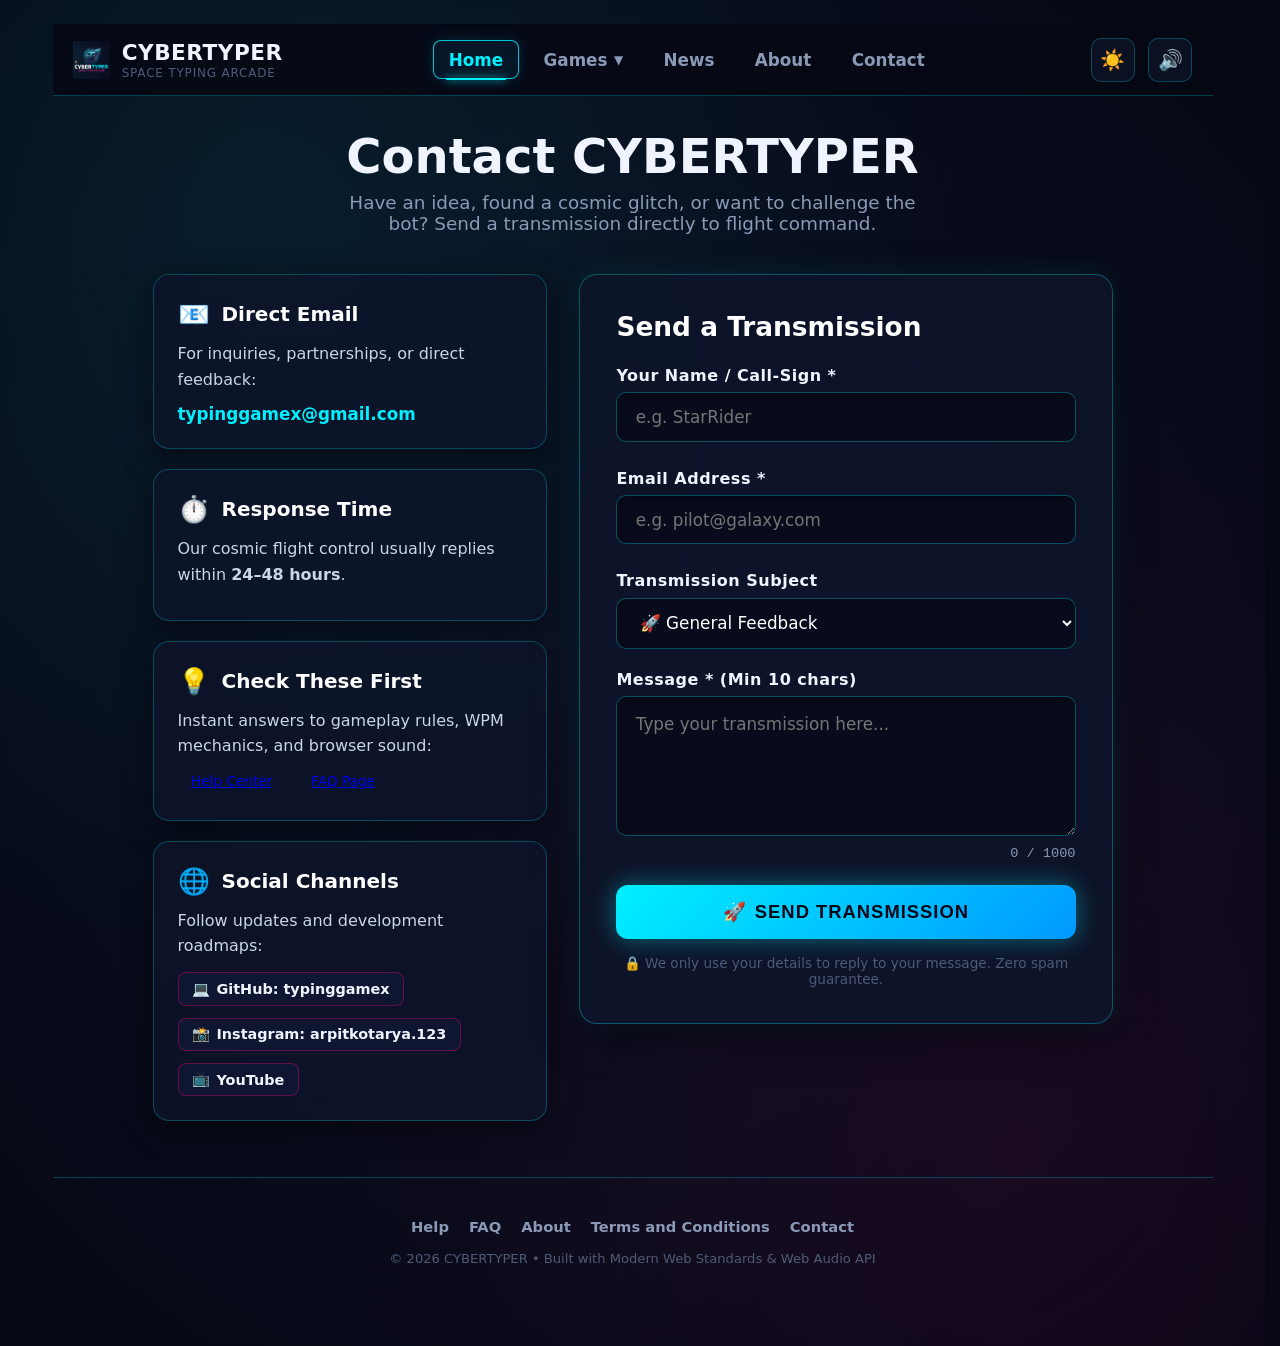
<file: pages/contact.html>
<!DOCTYPE html>
<html lang="en">
<head>
  <meta charset="UTF-8">
  <meta name="viewport" content="width=device-width, initial-scale=1.0">
  <title>Contact Us // CYBERTYPER</title>
  <meta name="description" content="Get in touch with the CYBERTYPER flight crew. Submit bug reports, feature suggestions, or feedback.">
  <link rel="stylesheet" href="../css/style.css">
  <style>
    .contact-container {
      max-width: 960px;
      margin: 0 auto 3.5rem;
      position: relative;
      z-index: 1;
    }

    .contact-hero {
      text-align: center;
      margin-bottom: 2.5rem;
    }

    .contact-hero h1 {
      font-size: clamp(2.2rem, 4.5vw, 3rem);
      font-weight: 900;
      margin-bottom: 0.5rem;
    }

    .contact-hero p {
      font-size: 1.15rem;
      color: var(--text-muted);
      max-width: 600px;
      margin: 0 auto;
    }

    /* Two-column layout on desktop, stacked on mobile */
    .contact-grid {
      display: grid;
      grid-template-columns: 1fr 1.35fr;
      gap: 2rem;
      align-items: start;
    }

    @media (max-width: 820px) {
      .contact-grid {
        grid-template-columns: 1fr;
      }
    }

    /* Contact Info Cards (Left Column) */
    .contact-info-col {
      display: flex;
      flex-direction: column;
      gap: 1.25rem;
    }

    .info-card {
      background: rgba(14, 20, 42, 0.85);
      border: 1px solid rgba(0, 240, 255, 0.25);
      border-radius: 16px;
      padding: 1.5rem;
      backdrop-filter: blur(12px);
      box-shadow: 0 8px 30px rgba(0, 0, 0, 0.5);
    }

    .info-card-header {
      display: flex;
      align-items: center;
      gap: 0.75rem;
      margin-bottom: 0.75rem;
    }

    .info-icon {
      font-size: 1.6rem;
    }

    .info-card h3 {
      font-size: 1.25rem;
      color: #ffffff;
      font-weight: 800;
    }

    .info-card p {
      color: #cad5e8;
      font-size: 1rem;
      line-height: 1.6;
      margin-bottom: 0.5rem;
    }

    .info-card a.highlight-link {
      color: var(--cyan-glow);
      text-decoration: none;
      font-weight: 700;
      font-size: 1.05rem;
      transition: var(--transition-smooth);
      display: inline-block;
      margin-top: 0.25rem;
    }

    .info-card a.highlight-link:hover {
      text-shadow: 0 0 10px rgba(0, 240, 255, 0.5);
      transform: translateX(4px);
    }

    .social-links-row {
      display: flex;
      gap: 0.75rem;
      margin-top: 0.85rem;
      flex-wrap: wrap;
    }

    .social-badge {
      display: inline-flex;
      align-items: center;
      gap: 0.4rem;
      padding: 0.45rem 0.85rem;
      border-radius: 8px;
      background: rgba(16, 24, 52, 0.9);
      border: 1px solid rgba(255, 0, 127, 0.35);
      color: var(--text-main);
      text-decoration: none;
      font-size: 0.9rem;
      font-weight: 600;
      transition: var(--transition-smooth);
    }

    .social-badge:hover {
      border-color: var(--magenta-glow);
      color: var(--magenta-glow);
      box-shadow: 0 0 12px rgba(255, 0, 127, 0.3);
      transform: translateY(-2px);
    }

    /* Form Container (Right Column) */
    .form-card {
      background: rgba(14, 20, 42, 0.9);
      border: 1px solid rgba(0, 240, 255, 0.3);
      border-radius: 18px;
      padding: clamp(1.5rem, 3vw, 2.25rem);
      backdrop-filter: blur(14px);
      box-shadow: 0 12px 40px rgba(0, 0, 0, 0.6), 0 0 25px rgba(0, 240, 255, 0.12);
    }

    .form-card h2 {
      font-size: 1.65rem;
      color: #ffffff;
      margin-bottom: 1.5rem;
      font-weight: 800;
    }

    .form-group {
      margin-bottom: 1.35rem;
      position: relative;
    }

    .form-label {
      display: block;
      font-size: 1rem;
      font-weight: 700;
      color: var(--text-main);
      margin-bottom: 0.45rem;
      letter-spacing: 0.5px;
    }

    .form-control {
      width: 100%;
      background: rgba(8, 12, 28, 0.9);
      border: 1.5px solid rgba(0, 240, 255, 0.3);
      border-radius: 10px;
      padding: 0.85rem 1.15rem;
      color: #ffffff;
      font-family: inherit;
      font-size: 1.05rem;
      outline: none;
      transition: var(--transition-smooth);
      box-shadow: inset 0 2px 6px rgba(0, 0, 0, 0.4);
    }

    .form-control:focus {
      border-color: var(--cyan-glow);
      box-shadow: 0 0 16px rgba(0, 240, 255, 0.35), inset 0 2px 6px rgba(0, 0, 0, 0.4);
    }

    .form-control.error-field {
      border-color: var(--danger-glow);
      box-shadow: 0 0 12px rgba(255, 51, 102, 0.4);
    }

    textarea.form-control {
      resize: vertical;
      min-height: 140px;
      line-height: 1.6;
    }

    .field-hint-row {
      display: flex;
      justify-content: space-between;
      align-items: center;
      margin-top: 0.35rem;
      font-size: 0.85rem;
    }

    .inline-error {
      color: var(--danger-glow);
      font-weight: 600;
      display: none;
    }

    .char-counter {
      color: var(--text-muted);
      margin-left: auto;
      font-family: var(--font-mono);
    }

    /* Hidden honeypot field */
    .hp-field {
      display: none !important;
      visibility: hidden !important;
    }

    .submit-btn-row {
      margin-top: 1.5rem;
    }

    .btn-submit {
      width: 100%;
      background: linear-gradient(135deg, var(--cyan-glow), #0099ff);
      color: #040816;
      border: none;
      padding: 1rem 1.75rem;
      border-radius: 12px;
      font-size: 1.15rem;
      font-weight: 800;
      letter-spacing: 1px;
      cursor: pointer;
      box-shadow: 0 0 25px rgba(0, 240, 255, 0.4);
      transition: var(--transition-smooth);
      text-transform: uppercase;
      display: flex;
      align-items: center;
      justify-content: center;
      gap: 0.5rem;
    }

    .btn-submit:hover:not(:disabled) {
      transform: translateY(-2px);
      box-shadow: 0 0 35px rgba(0, 240, 255, 0.7);
    }

    .btn-submit:disabled {
      opacity: 0.65;
      cursor: not-allowed;
      filter: grayscale(0.5);
    }

    .privacy-notice {
      margin-top: 1rem;
      font-size: 0.85rem;
      color: var(--text-dim);
      text-align: center;
    }

    /* Form Status Notifications */
    .form-status {
      display: none;
      padding: 1rem 1.25rem;
      border-radius: 12px;
      margin-bottom: 1.25rem;
      font-size: 1rem;
      line-height: 1.6;
    }

    .form-status.success {
      background: rgba(0, 255, 136, 0.15);
      border: 1px solid var(--emerald-glow);
      color: #a7f3d0;
      box-shadow: 0 0 20px rgba(0, 255, 136, 0.2);
    }

    .form-status.error {
      background: rgba(255, 51, 102, 0.15);
      border: 1px solid var(--danger-glow);
      color: #fecdd3;
      box-shadow: 0 0 20px rgba(255, 51, 102, 0.2);
    }

    /* Logo & Header Fixes for Subpages */
    .brand-wrapper {
      display: flex;
      align-items: center;
      gap: 12px;
      text-decoration: none;
    }
    .site-logo {
      height: 38px;
      width: auto;
      object-fit: contain;
      display: block;
    }
  </style>
</head>
<body>
  <!-- Canvas Starfield -->
  <canvas id="starsCanvas" class="stars-bg"></canvas>

  <div class="container">
    <!-- Dynamic Header Loader Target -->
    <header class="site-header" id="mainHeader"></header>

    <!-- Main Content -->
    <main class="contact-container">
      <div class="contact-hero">
        <h1>Contact <span class="glow-cyan">CYBERTYPER</span></h1>
        <p>Have an idea, found a cosmic glitch, or want to challenge the bot? Send a transmission directly to flight command.</p>
      </div>

      <div class="contact-grid">
        <!-- Left Column: Contact Cards -->
        <div class="contact-info-col">
          <div class="info-card">
            <div class="info-card-header">
              <span class="info-icon">📧</span>
              <h3>Direct Email</h3>
            </div>
            <p>For inquiries, partnerships, or direct feedback:</p>
            <a href="mailto:typinggamex@gmail.com" class="highlight-link">typinggamex@gmail.com</a>
          </div>

          <div class="info-card">
            <div class="info-card-header">
              <span class="info-icon">⏱️</span>
              <h3>Response Time</h3>
            </div>
            <p>Our cosmic flight control usually replies within <strong>24–48 hours</strong>.</p>
          </div>

          <div class="info-card">
            <div class="info-card-header">
              <span class="info-icon">💡</span>
              <h3>Check These First</h3>
            </div>
            <p>Instant answers to gameplay rules, WPM mechanics, and browser sound:</p>
            <div style="display:flex; gap:0.75rem; margin-top:0.5rem; flex-wrap:wrap;">
              <a href="help.html" class="btn-neon" style="padding:0.4rem 0.85rem; font-size:0.85rem;">Help Center</a>
              <a href="faq.html" class="btn-neon btn-magenta" style="padding:0.4rem 0.85rem; font-size:0.85rem;">FAQ Page</a>
            </div>
          </div>

          <!-- Social Channels -->
          <div class="info-card">
            <div class="info-card-header">
              <span class="info-icon">🌐</span>
              <h3>Social Channels</h3>
            </div>
            <p>Follow updates and development roadmaps:</p>
            <div class="social-links-row">
              <a href="https://github.com/typinggamex" target="_blank" rel="noopener noreferrer" class="social-badge"><span>💻</span> GitHub: typinggamex</a>
              <a href="https://instagram.com/arpitkotarya.123" target="_blank" rel="noopener noreferrer" class="social-badge"><span>📸</span> Instagram: arpitkotarya.123</a>
              <a href="https://youtube.com" target="_blank" rel="noopener noreferrer" class="social-badge"><span>📺</span> YouTube</a>
            </div>
          </div>
        </div>

        <!-- Right Column: Contact Form -->
        <div class="form-card">
          <h2>Send a Transmission</h2>

          <!-- Status Alerts -->
          <div id="statusSuccess" class="form-status success">
            ✅ <strong>Transmission Sent!</strong> Thank you for your message. We have received your transmission and will get back to you soon.
          </div>
          <div id="statusError" class="form-status error">
            ❌ <strong>Transmission Failed.</strong> We couldn't send your message right now. Please try again or email us directly at <a href="mailto:typinggamex@gmail.com" style="color:#ffffff;text-decoration:underline;">typinggamex@gmail.com</a>.
          </div>

          <!-- Formspree Endpoint -->
          <form id="contactForm" action="https://formspree.io/f/moejybbq" method="POST" novalidate>
            <!-- Spam Protection Honeypot -->
            <input type="text" name="_gotcha" class="hp-field" tabindex="-1" autocomplete="off">

            <!-- Name Field -->
            <div class="form-group">
              <label for="userName" class="form-label">Your Name / Call-Sign *</label>
              <input type="text" id="userName" name="name" class="form-control" placeholder="e.g. StarRider" required>
              <div class="field-hint-row">
                <span class="inline-error" id="nameError">Please enter your name.</span>
              </div>
            </div>

            <!-- Email Field -->
            <div class="form-group">
              <label for="userEmail" class="form-label">Email Address *</label>
              <input type="email" id="userEmail" name="email" class="form-control" placeholder="e.g. pilot@galaxy.com" required>
              <div class="field-hint-row">
                <span class="inline-error" id="emailError">Please enter a valid email address.</span>
              </div>
            </div>

            <!-- Subject Dropdown -->
            <div class="form-group">
              <label for="userSubject" class="form-label">Transmission Subject</label>
              <select id="userSubject" name="subject" class="form-control" style="cursor:pointer;">
                <option value="Bug Report">🐛 Bug Report</option>
                <option value="Feature Suggestion">💡 Feature Suggestion</option>
                <option value="Feedback" selected>🚀 General Feedback</option>
                <option value="Business / Other">🤝 Business / Other</option>
              </select>
            </div>

            <!-- Message Field with Live Character Counter -->
            <div class="form-group">
              <label for="userMessage" class="form-label">Message * (Min 10 chars)</label>
              <textarea id="userMessage" name="message" class="form-control" maxlength="1000" placeholder="Type your transmission here..." required></textarea>
              <div class="field-hint-row">
                <span class="inline-error" id="messageError">Message must be at least 10 characters long.</span>
                <span class="char-counter" id="charCounter">0 / 1000</span>
              </div>
            </div>

            <!-- Submit Button & Rate Limit -->
            <div class="submit-btn-row">
              <button type="submit" id="submitBtn" class="btn-submit">
                <span id="btnIcon">🚀</span> <span id="btnText">Send Transmission</span>
              </button>
            </div>

            <div class="privacy-notice">
              🔒 We only use your details to reply to your message. Zero spam guarantee.
            </div>
          </form>
        </div>
      </div>
    </main>

    <!-- Footer -->
    <footer class="site-footer">
      <ul class="footer-nav">
        <li><a href="help.html">Help</a></li>
        <li><a href="faq.html">FAQ</a></li>
        <li><a href="about.html">About</a></li>
        <li><a href="terms.html">Terms and Conditions</a></li>
        <li><a href="contact.html">Contact</a></li>
      </ul>
      <div class="footer-copy">© 2026 CYBERTYPER • Built with Modern Web Standards & Web Audio API</div>
    </footer>
  </div>

  <!-- Dynamic Header Loader Script (Adjusted with '../header.html' for subpages) -->
  <script>
    document.addEventListener("DOMContentLoaded", function() {
      fetch('../header.html')
        .then(response => response.text())
        .then(data => {
          const headerEl = document.getElementById('mainHeader');
          if (headerEl) {
            headerEl.innerHTML = data;
          }
        });
    });
  </script>

  <script src="../js/nav.js"></script>
  <script>
    // Live Character Counter
    const messageInput = document.getElementById('userMessage');
    const charCounter = document.getElementById('charCounter');

    messageInput.addEventListener('input', () => {
      const len = messageInput.value.length;
      charCounter.textContent = `${len} / 1000`;
      if (len >= 950) {
        charCounter.style.color = 'var(--danger-glow)';
      } else {
        charCounter.style.color = 'var(--text-muted)';
      }
    });

    // Client-side Validation & AJAX Form Submission
    const contactForm = document.getElementById('contactForm');
    const submitBtn = document.getElementById('submitBtn');
    const btnIcon = document.getElementById('btnIcon');
    const btnText = document.getElementById('btnText');
    const statusSuccess = document.getElementById('statusSuccess');
    const statusError = document.getElementById('statusError');

    const nameInput = document.getElementById('userName');
    const emailInput = document.getElementById('userEmail');
    const nameError = document.getElementById('nameError');
    const emailError = document.getElementById('emailError');
    const messageError = document.getElementById('messageError');

    function validateEmail(email) {
      return /^[^\s@]+@[^\s@]+\.[^\s@]+$/.test(email);
    }

    contactForm.addEventListener('submit', async (e) => {
      e.preventDefault();

      // Reset errors & status
      let isValid = true;
      nameError.style.display = 'none';
      emailError.style.display = 'none';
      messageError.style.display = 'none';
      nameInput.classList.remove('error-field');
      emailInput.classList.remove('error-field');
      messageInput.classList.remove('error-field');
      statusSuccess.style.display = 'none';
      statusError.style.display = 'none';

      // Honeypot check
      const gotcha = contactForm.querySelector('input[name="_gotcha"]');
      if (gotcha && gotcha.value.trim() !== '') {
        return; // Bot detected, silent fail
      }

      if (nameInput.value.trim() === '') {
        nameError.style.display = 'inline';
        nameInput.classList.add('error-field');
        isValid = false;
      }

      if (!validateEmail(emailInput.value.trim())) {
        emailError.style.display = 'inline';
        emailInput.classList.add('error-field');
        isValid = false;
      }

      if (messageInput.value.trim().length < 10) {
        messageError.style.display = 'inline';
        messageInput.classList.add('error-field');
        isValid = false;
      }

      if (!isValid) return;

      // Loading state
      submitBtn.disabled = true;
      btnIcon.textContent = '⏳';
      btnText.textContent = 'Transmitting...';

      const formData = new FormData(contactForm);

      try {
        const response = await fetch(contactForm.action, {
          method: 'POST',
          body: formData,
          headers: { 'Accept': 'application/json' }
        });

        if (response.ok) {
          statusSuccess.style.display = 'block';
          contactForm.reset();
          charCounter.textContent = '0 / 1000';

          // 30-Second Rate Limit cooldown
          let secondsLeft = 30;
          btnIcon.textContent = '⏱️';
          btnText.textContent = `Wait ${secondsLeft}s`;

          const timer = setInterval(() => {
            secondsLeft--;
            if (secondsLeft > 0) {
              btnText.textContent = `Wait ${secondsLeft}s`;
            } else {
              clearInterval(timer);
              submitBtn.disabled = false;
              btnIcon.textContent = '🚀';
              btnText.textContent = 'Send Transmission';
            }
          }, 1000);
        } else {
          throw new Error('Endpoint error');
        }
      } catch (err) {
        statusError.style.display = 'block';
        submitBtn.disabled = false;
        btnIcon.textContent = '🚀';
        btnText.textContent = 'Send Transmission';
      }
    });

    // Shared Sound Controller & Starfield
    window.audioCtx = null;
    window.isMuted = localStorage.getItem('typing_site_sound_muted') === 'true';

    const soundToggle = document.getElementById('soundToggle');
    const soundIcon = document.getElementById('soundIcon');

    function updateSoundUI() {
      if (window.isMuted) {
        soundIcon.textContent = '🔇';
        soundToggle.classList.add('muted');
      } else {
        soundIcon.textContent = '🔊';
        soundToggle.classList.remove('muted');
      }
    }
    updateSoundUI();

    soundToggle.addEventListener('click', (e) => {
      e.stopPropagation();
      window.isMuted = !window.isMuted;
      localStorage.setItem('typing_site_sound_muted', window.isMuted);
      updateSoundUI();
    });

    // Starfield Canvas
    const canvas = document.getElementById('starsCanvas');
    const ctx = canvas.getContext('2d');
    let stars = [];
    const STAR_COUNT = 85;

    function resizeCanvas() {
      canvas.width = window.innerWidth;
      canvas.height = window.innerHeight;
      stars = [];
      for (let i = 0; i < STAR_COUNT; i++) {
        stars.push({
          x: Math.random() * canvas.width,
          y: Math.random() * canvas.height,
          radius: Math.random() * 1.5 + 0.5,
          speed: Math.random() * 0.35 + 0.1,
          color: Math.random() > 0.4 ? '#00f0ff' : '#ff007f',
          alpha: Math.random() * 0.7 + 0.3,
          flicker: Math.random() * 0.02 + 0.01
        });
      }
    }

    function animateStars() {
      ctx.clearRect(0, 0, canvas.width, canvas.height);
      for (let s of stars) {
        s.y += s.speed;
        if (s.y > canvas.height) {
          s.y = 0;
          s.x = Math.random() * canvas.width;
        }
        s.alpha += Math.sin(Date.now() * 0.003 + s.x) * s.flicker;
        const clampedAlpha = Math.max(0.15, Math.min(0.9, s.alpha));
        ctx.beginPath();
        ctx.arc(s.x, s.y, s.radius, 0, Math.PI * 2);
        ctx.fillStyle = s.color;
        ctx.globalAlpha = clampedAlpha;
        ctx.fill();
        ctx.globalAlpha = 1.0;
      }
      requestAnimationFrame(animateStars);
    }

    window.addEventListener('resize', resizeCanvas);
    resizeCanvas();
    animateStars();
  </script>
</body>
</html>
</file>
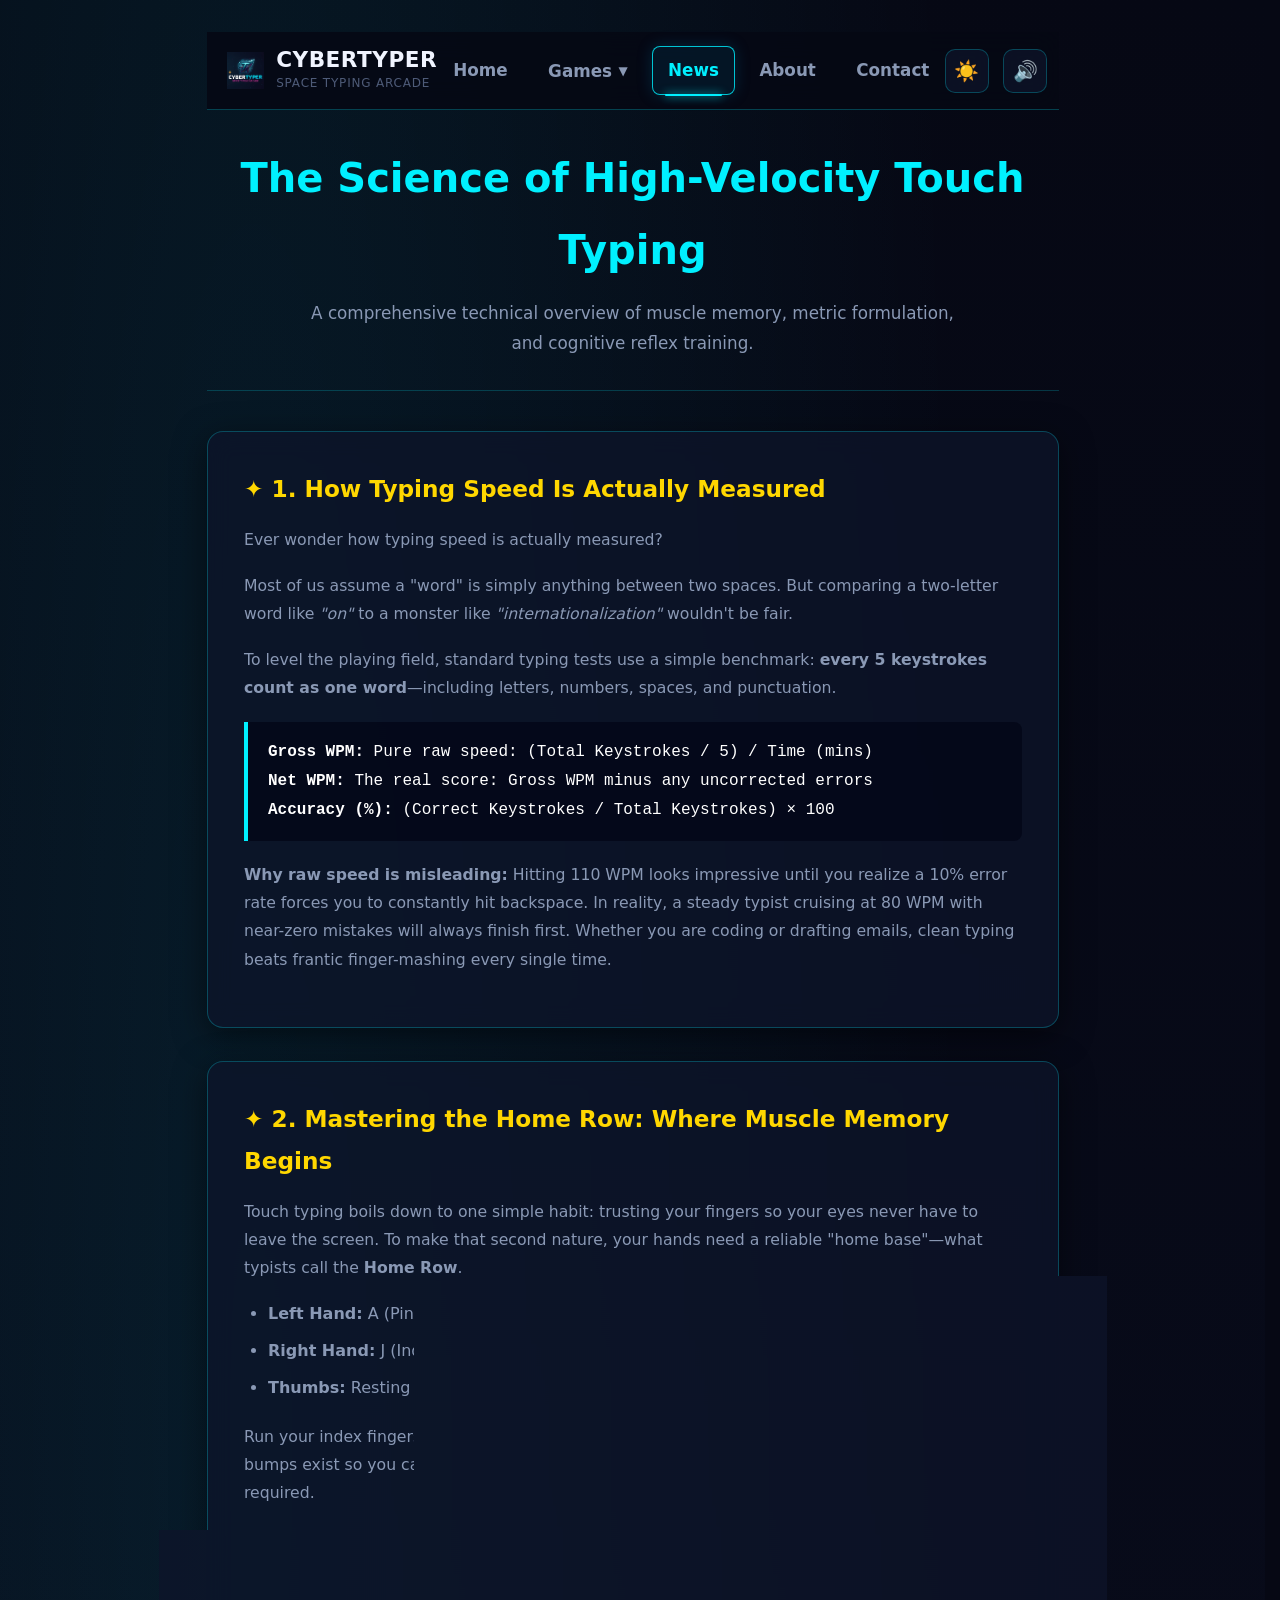
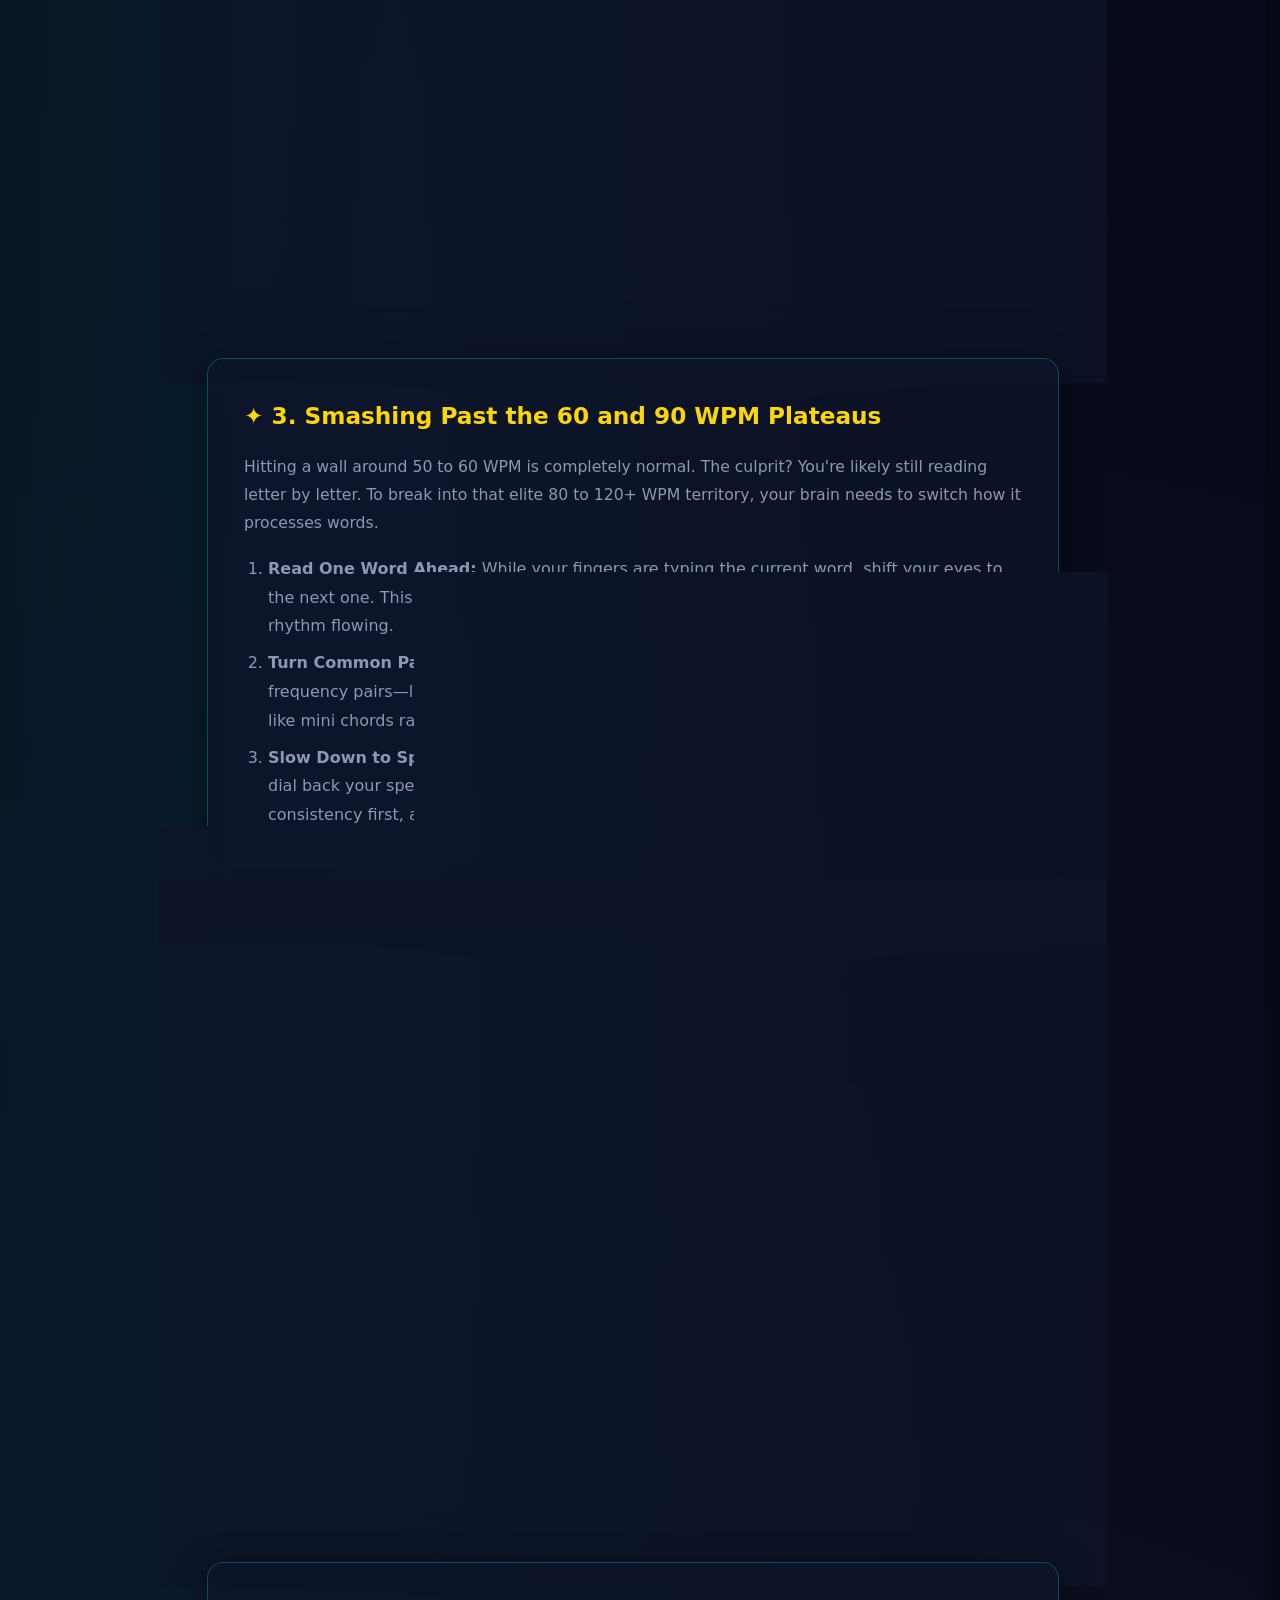
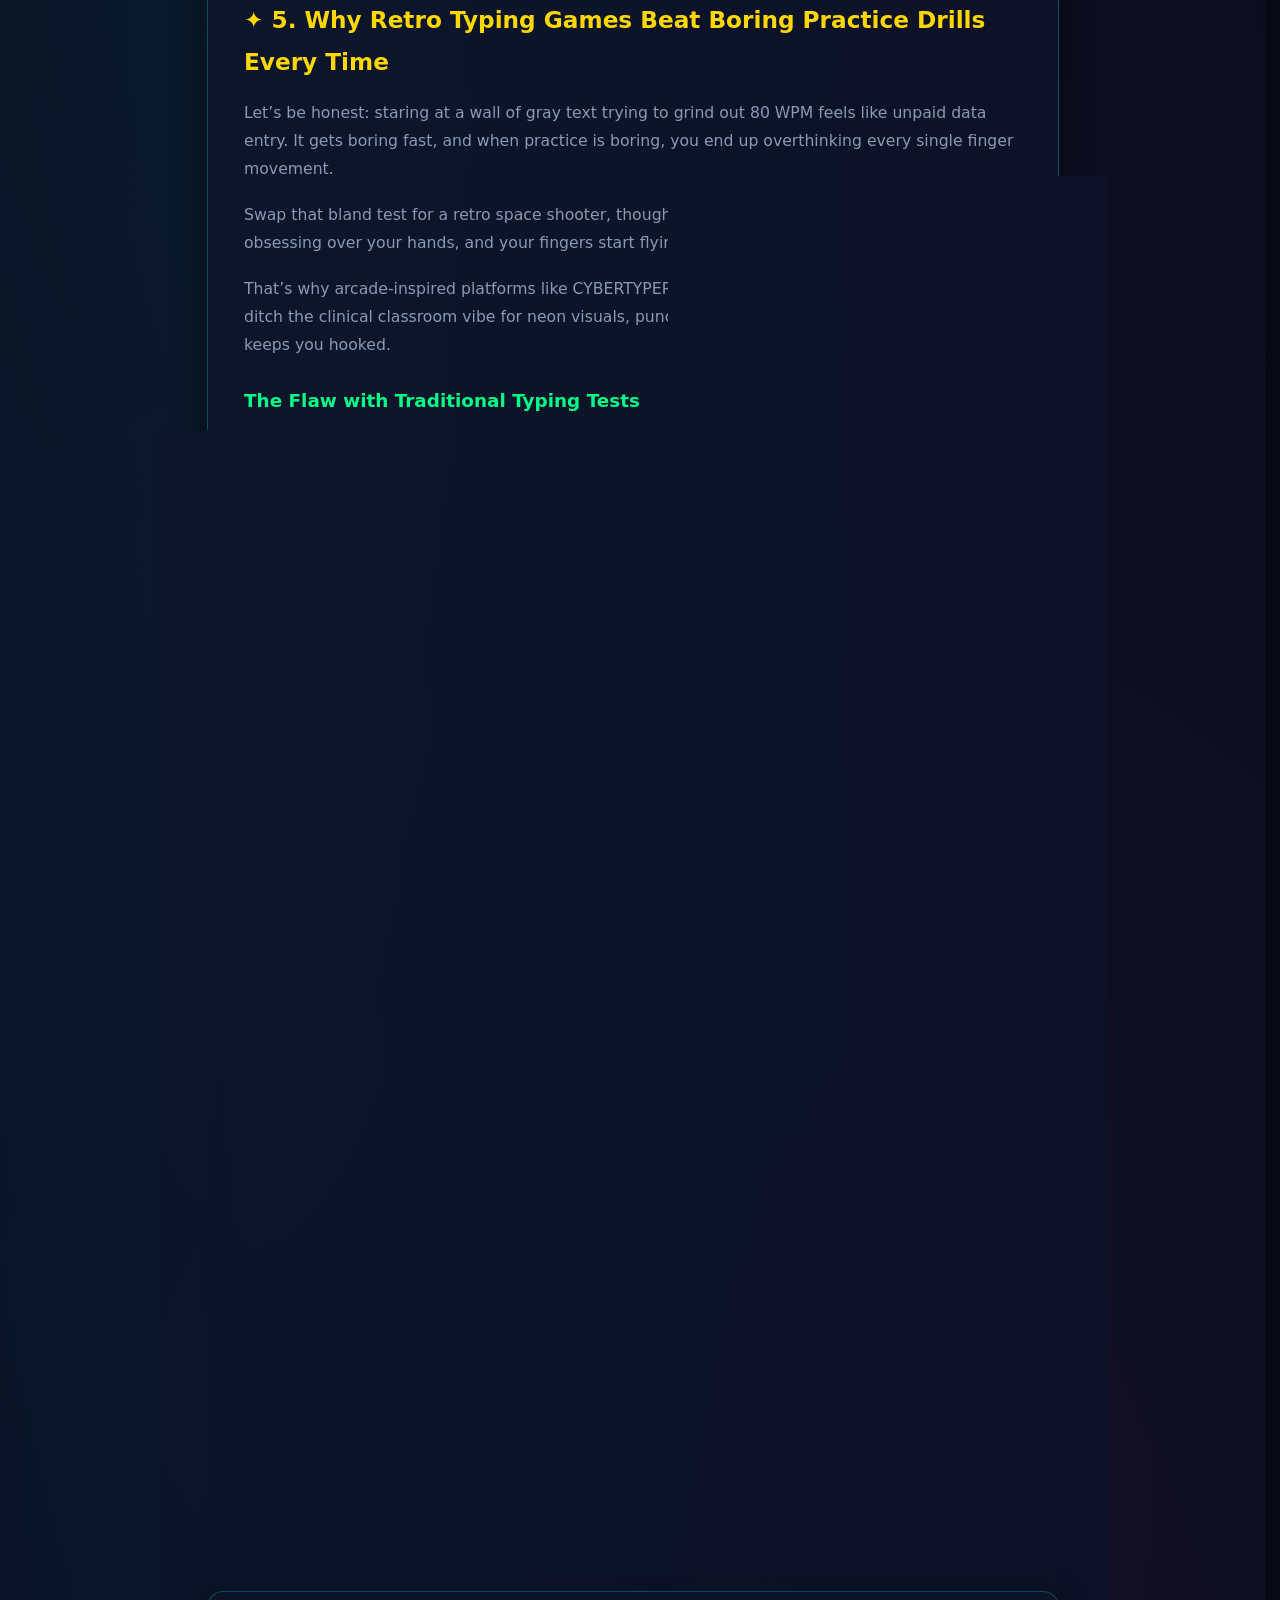
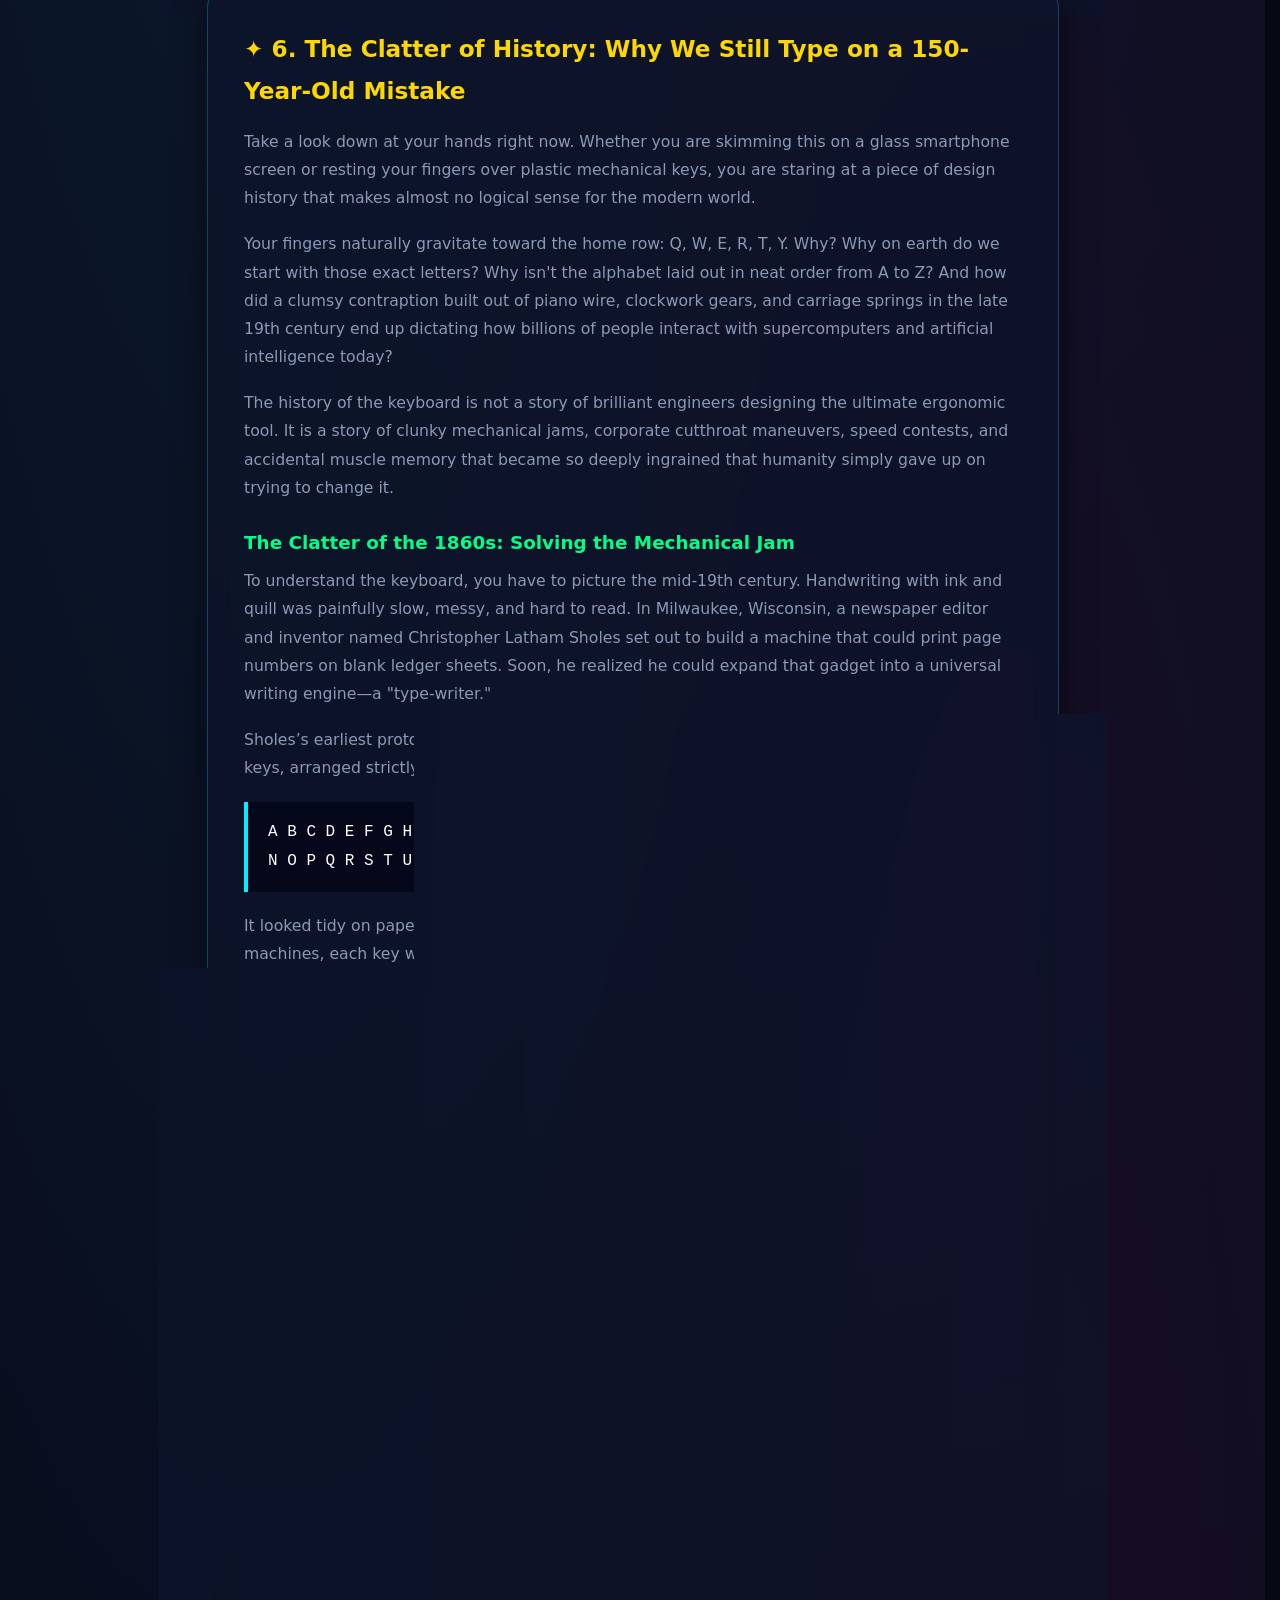
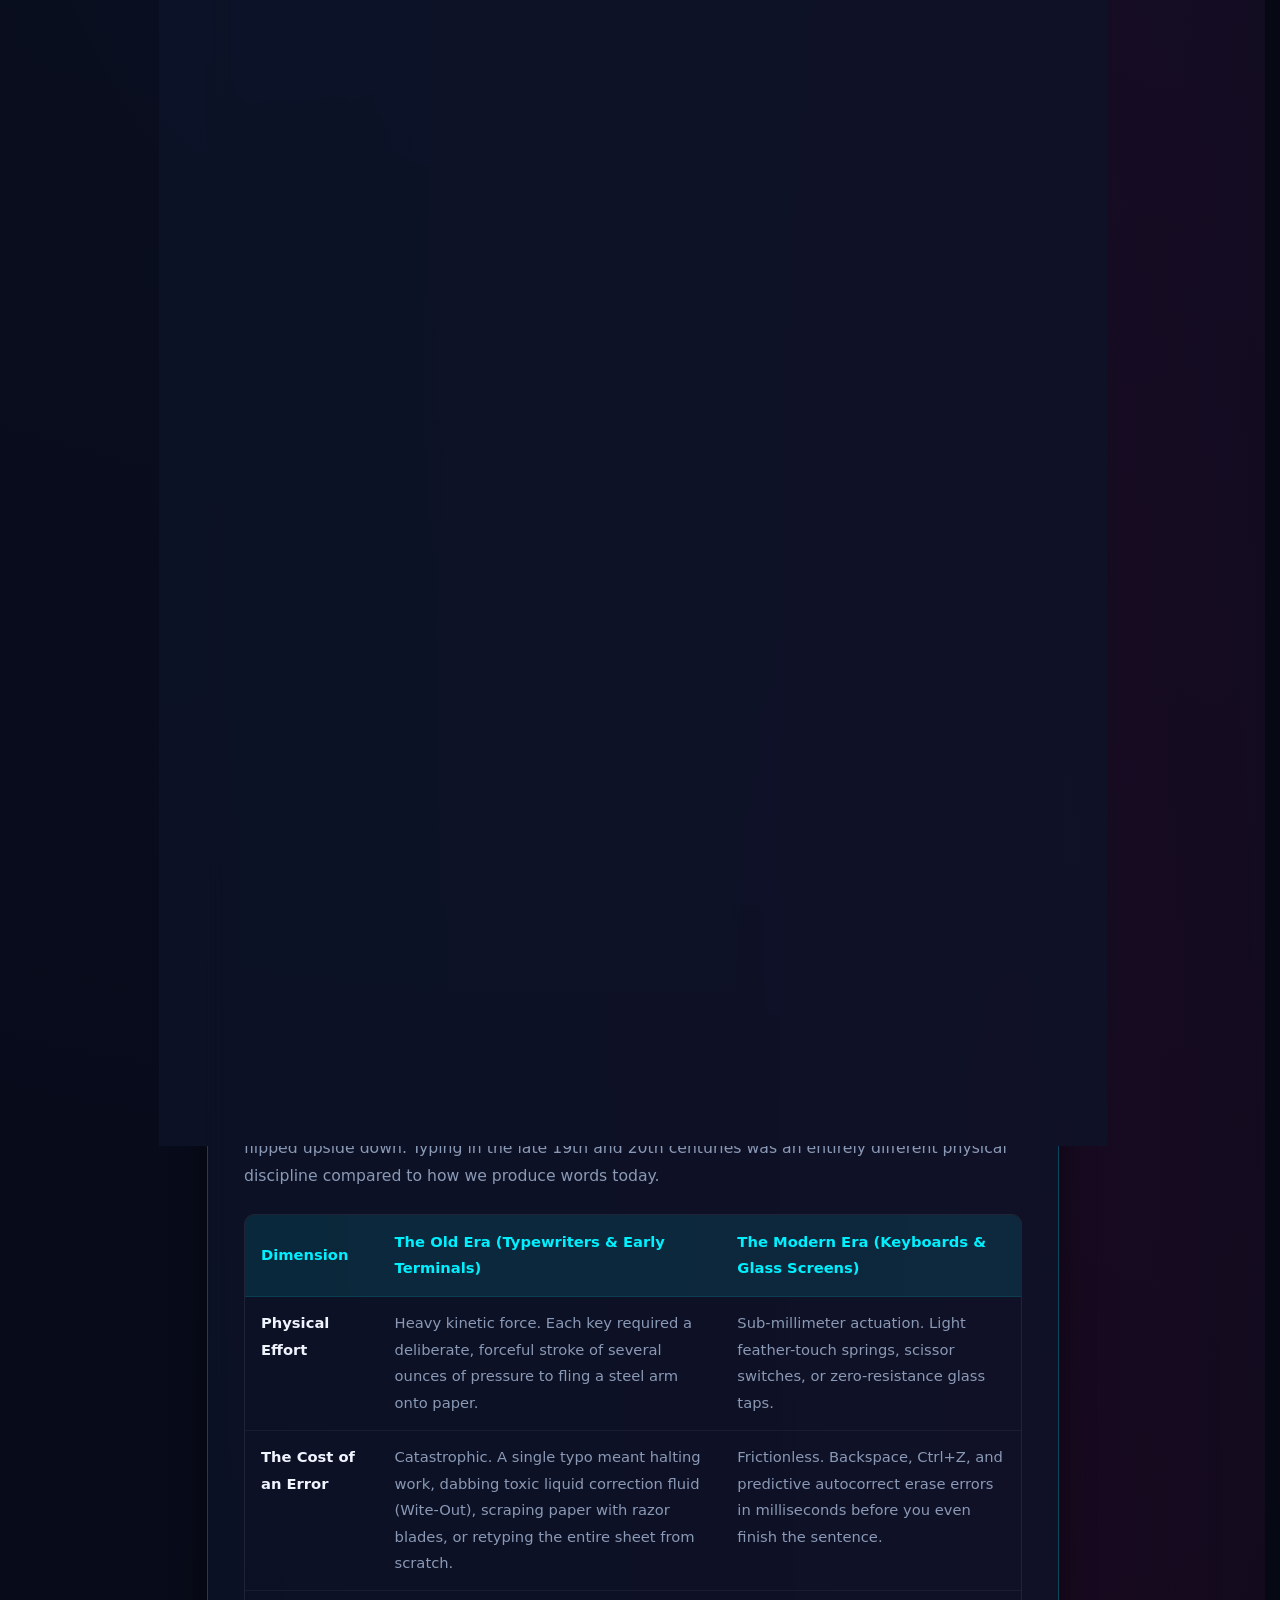
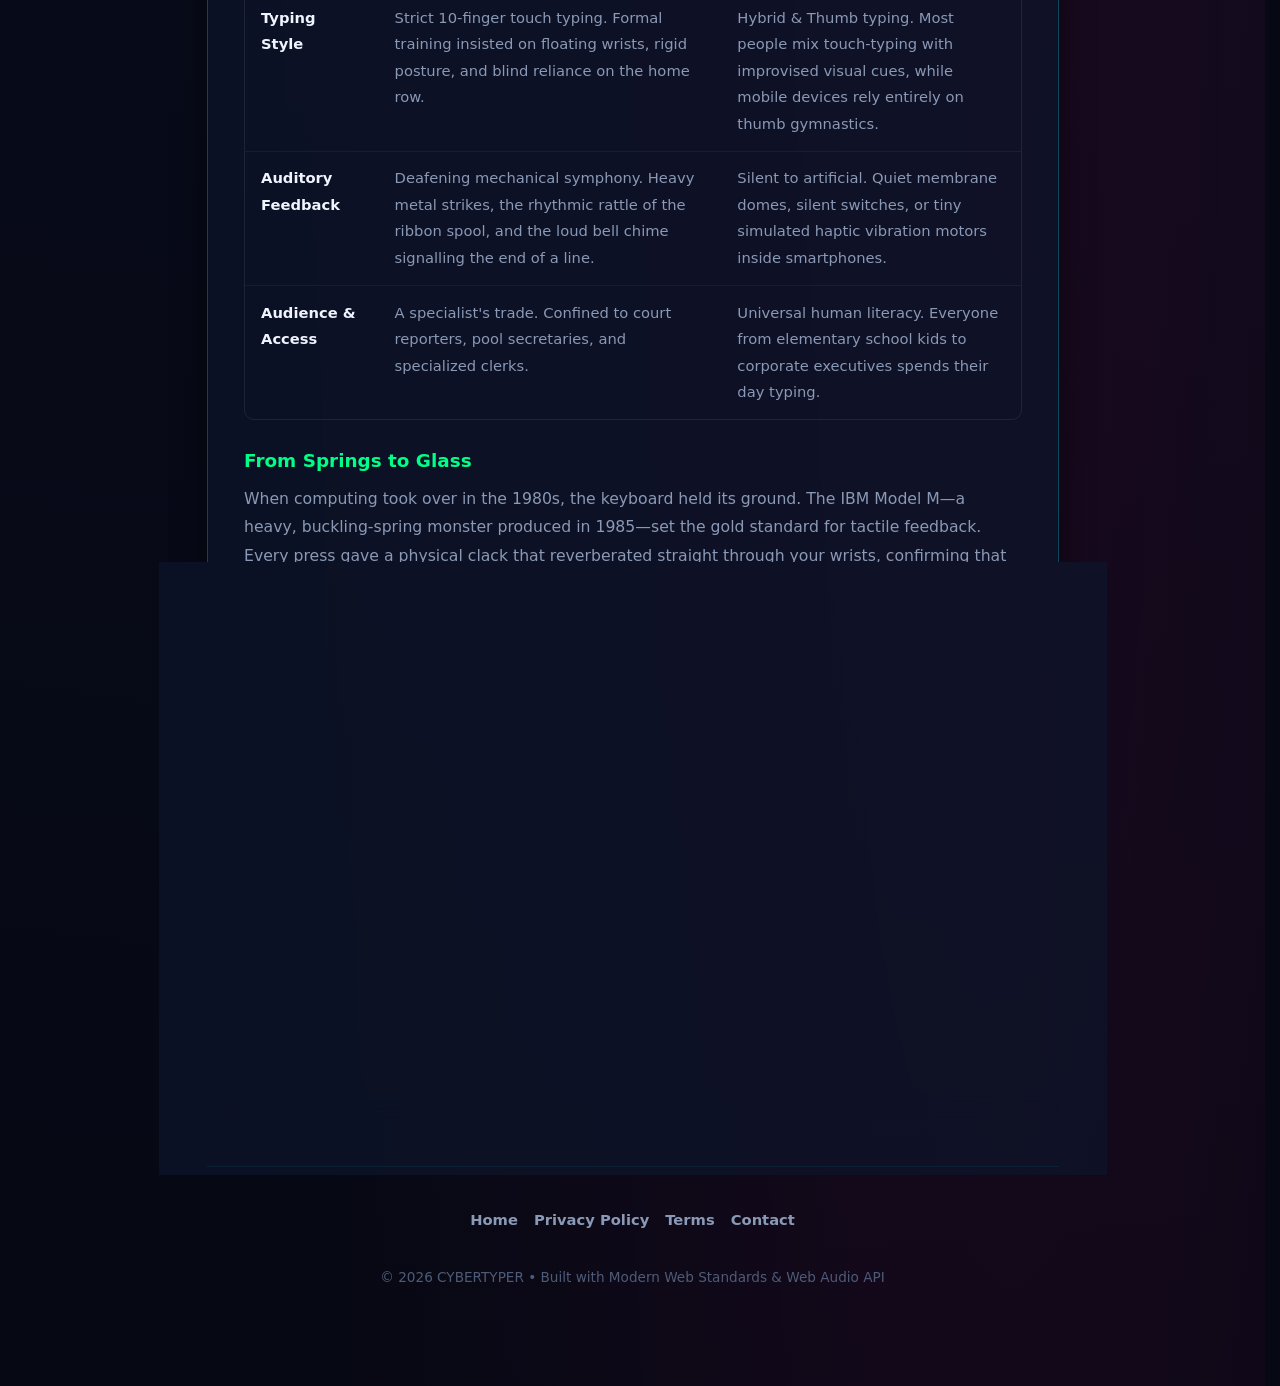
<file: pages/content.html>
<!DOCTYPE html>
<html lang="en">
<head>
  <meta charset="UTF-8">
  <meta name="viewport" content="width=device-width, initial-scale=1.0">
  <title>Typing Guides & Benchmarks // CYBERTYPER</title>
  <meta name="description" content="Master touch typing, learn how Net WPM is calculated, and discover ergonomic strategies to increase typing speed from 40 to 100+ WPM.">
  <meta name="keywords" content="touch typing guide, how to type faster, wpm calculation formula, mechanical keyboard typing, typing ergonomics, typing games, qwerty history">
  <link rel="icon" type="image/svg+xml" href="data:image/svg+xml,<svg xmlns='http://www.w3.org/2000/svg' viewBox='0 0 100 100'><text y='.9em' font-size='90'>⚡</text></svg>">
  <link rel="stylesheet" href="../css/style.css">
  <style>
    .article-container {
      max-width: 900px;
      margin: 0 auto;
      padding: 2rem 1.5rem 4rem;
      color: var(--text-main);
      line-height: 1.8;
    }
    .article-hero {
      text-align: center;
      margin-bottom: 2.5rem;
      border-bottom: 1px solid rgba(0, 240, 255, 0.2);
      padding-bottom: 2rem;
    }
    .article-hero h1 {
      font-size: clamp(1.8rem, 3.5vw, 2.5rem);
      font-weight: 900;
      color: var(--cyan-glow);
      margin-bottom: 0.75rem;
    }
    .article-hero p {
      color: var(--text-muted);
      font-size: 1.05rem;
      max-width: 650px;
      margin: 0 auto;
    }
    .guide-section {
      background: var(--bg-card);
      border: 1px solid var(--border-neon);
      border-radius: 16px;
      padding: 2.25rem;
      margin-bottom: 2rem;
      backdrop-filter: blur(12px);
      box-shadow: var(--shadow-box);
    }
    .guide-section h2 {
      font-size: 1.45rem;
      font-weight: 800;
      color: var(--gold-glow);
      margin-bottom: 1rem;
      display: flex;
      align-items: center;
      gap: 0.5rem;
    }
    .guide-section h3 {
      font-size: 1.15rem;
      font-weight: 700;
      color: var(--emerald-glow);
      margin: 1.5rem 0 0.5rem;
    }
    .guide-section p {
      color: var(--text-muted);
      margin-bottom: 1.1rem;
      font-size: 0.98rem;
    }
    .guide-section ul, .guide-section ol {
      padding-left: 1.5rem;
      margin-bottom: 1.25rem;
      color: var(--text-muted);
    }
    .guide-section li {
      margin-bottom: 0.5rem;
    }
    .formula-box {
      background: rgba(4, 8, 24, 0.85);
      border-left: 4px solid var(--cyan-glow);
      padding: 1rem 1.25rem;
      border-radius: 0 8px 8px 0;
      font-family: var(--font-mono);
      color: #fff;
      margin: 1.25rem 0;
    }
    .grid-cards {
      display: grid;
      grid-template-columns: repeat(auto-fit, minmax(240px, 1fr));
      gap: 1.25rem;
      margin-top: 1.25rem;
    }
    .mini-card {
      background: rgba(12, 18, 42, 0.7);
      border: 1px solid rgba(255, 255, 255, 0.08);
      border-radius: 10px;
      padding: 1.15rem;
    }
    .mini-card h4 {
      color: var(--cyan-glow);
      margin-bottom: 0.4rem;
      font-size: 1rem;
    }
    .mini-card p {
      font-size: 0.88rem;
      margin: 0;
    }
    .table-container {
      overflow-x: auto;
      margin: 1.5rem 0;
      border-radius: 10px;
      border: 1px solid rgba(255, 255, 255, 0.08);
    }
    .comparison-table {
      width: 100%;
      border-collapse: collapse;
      font-size: 0.92rem;
      text-align: left;
    }
    .comparison-table th {
      background: rgba(0, 240, 255, 0.1);
      color: var(--cyan-glow);
      padding: 0.85rem 1rem;
      font-weight: 700;
      border-bottom: 1px solid rgba(0, 240, 255, 0.2);
    }
    .comparison-table td {
      padding: 0.85rem 1rem;
      border-bottom: 1px solid rgba(255, 255, 255, 0.05);
      color: var(--text-muted);
      vertical-align: top;
    }
    .comparison-table tr:last-child td {
      border-bottom: none;
    }
    .comparison-table td strong {
      color: var(--text-main);
    }
  </style>
</head>
<body>
  <div class="article-container">
    <!-- Direct Responsive Header for Sub-pages -->
    <header class="site-header">
      <a href="../index.html" class="brand-wrapper">
        <img src="../image/logo.png" alt="CYBERTYPER Logo" class="site-logo">
        <div>
          <div class="brand-title">CYBERTYPER</div>
          <div class="brand-subtitle">Space Typing Arcade</div>
        </div>
      </a>

      <!-- Navigation Menu -->
      <nav id="cyberMainNav" class="cyber-nav" aria-label="Main Navigation">
        <div class="cyber-nav-item">
          <a href="../index.html" class="cyber-nav-link">Home</a>
        </div>
        <div class="cyber-nav-item cyber-dropdown" id="cyberGamesDropdown">
          <button class="cyber-nav-link" id="cyberGamesTrigger" aria-expanded="false" aria-haspopup="true">
            Games <span class="dropdown-arrow">▼</span>
          </button>
          <ul class="cyber-dropdown-menu" aria-label="Games Submenu">
            <li class="cyber-dropdown-item"><a href="../games/speed-test.html" class="cyber-dropdown-link">⚡ Speed Typing Test</a></li>
            <li class="cyber-dropdown-item"><a href="../games/falling-words.html" class="cyber-dropdown-link">🌧️ Falling Words</a></li>
            <li class="cyber-dropdown-item"><a href="../games/typing-race.html" class="cyber-dropdown-link">🏎️ Typing Race vs Bot</a></li>
            <li class="cyber-dropdown-item"><a href="../games/asteroid-game.html" class="cyber-dropdown-link">☄️ Falling Asteroids</a></li>
          </ul>
        </div>
        <div class="cyber-nav-item">
          <a href="content.html" class="cyber-nav-link active" aria-current="page">News</a>
        </div>
        <div class="cyber-nav-item">
          <a href="about.html" class="cyber-nav-link">About</a>
        </div>
        <div class="cyber-nav-item">
          <a href="contact.html" class="cyber-nav-link">Contact</a>
        </div>
      </nav>

      <!-- Actions: Theme Toggle + Sound + Hamburger -->
      <div class="header-actions">
        <button id="themeToggleBtn" class="sound-toggle-btn" aria-label="Toggle Theme" title="Toggle Light/Dark Mode">
          <span id="themeIcon">☀️</span>
        </button>
        <button id="soundToggle" class="sound-toggle-btn" aria-label="Toggle Sound" title="Sound Mute/Unmute">
          <span id="soundIcon">🔊</span>
        </button>
        <button id="cyberNavToggle" class="cyber-hamburger" aria-label="Toggle Menu" aria-expanded="false" aria-controls="cyberMainNav">
          <span></span>
          <span></span>
          <span></span>
        </button>
      </div>
    </header>

    <div class="article-hero">
      <h1>The Science of High-Velocity Touch Typing</h1>
      <p>A comprehensive technical overview of muscle memory, metric formulation, and cognitive reflex training.</p>
    </div>

    <!-- Section 1 -->
    <article class="guide-section">
      <h2>✦ 1. How Typing Speed Is Actually Measured</h2>
      <p>
        Ever wonder how typing speed is actually measured?
      </p>
      <p>
        Most of us assume a "word" is simply anything between two spaces. But comparing a two-letter word like <em>"on"</em> to a monster like <em>"internationalization"</em> wouldn't be fair.
      </p>
      <p>
        To level the playing field, standard typing tests use a simple benchmark: <strong>every 5 keystrokes count as one word</strong>—including letters, numbers, spaces, and punctuation.
      </p>

      <div class="formula-box">
        <strong>Gross WPM:</strong> Pure raw speed: (Total Keystrokes / 5) / Time (mins)<br>
        <strong>Net WPM:</strong> The real score: Gross WPM minus any uncorrected errors<br>
        <strong>Accuracy (%):</strong> (Correct Keystrokes / Total Keystrokes) × 100
      </div>

      <p>
        <strong>Why raw speed is misleading:</strong> Hitting 110 WPM looks impressive until you realize a 10% error rate forces you to constantly hit backspace. In reality, a steady typist cruising at 80 WPM with near-zero mistakes will always finish first. Whether you are coding or drafting emails, clean typing beats frantic finger-mashing every single time.
      </p>
    </article>

    <!-- Section 2 -->
    <article class="guide-section">
      <h2>✦ 2. Mastering the Home Row: Where Muscle Memory Begins</h2>
      <p>
        Touch typing boils down to one simple habit: trusting your fingers so your eyes never have to leave the screen. To make that second nature, your hands need a reliable "home base"—what typists call the <strong>Home Row</strong>.
      </p>
      <ul>
        <li><strong>Left Hand:</strong> A (Pinky), S (Ring), D (Middle), F (Index)</li>
        <li><strong>Right Hand:</strong> J (Index), K (Middle), L (Ring), ; (Pinky)</li>
        <li><strong>Thumbs:</strong> Resting lightly over the spacebar</li>
      </ul>
      <p>
        Run your index fingers over the <strong>F</strong> and <strong>J</strong> keys right now. Feel those tiny raised ridges? Those tactile bumps exist so you can find your exact starting position purely by feel—no downward glancing required.
      </p>

      <h3>Three Habits That Make or Break Your Speed</h3>
      <div class="grid-cards">
        <div class="mini-card">
          <h4>Keep an Anchor</h4>
          <p>Try not to lift both hands entirely away from the board mid-sentence. Keeping at least one finger anchored gives your brain a physical reference point.</p>
        </div>
        <div class="mini-card">
          <h4>Stick to Dedicated Zones</h4>
          <p>Every vertical key lane belongs to a specific finger. Cheating across columns with the wrong hand might feel faster right now, but it creates messy muscle memory and leads to wrist strain over time.</p>
        </div>
        <div class="mini-card">
          <h4>Keep Your Wrists Floating</h4>
          <p>Planting your palms flat against the desk restricts movement. Keep your wrists hovering slightly above the surface—like playing a piano—so your hands can pivot smoothly across the board without dragging.</p>
        </div>
      </div>
    </article>

    <!-- Section 3 -->
    <article class="guide-section">
      <h2>✦ 3. Smashing Past the 60 and 90 WPM Plateaus</h2>
      <p>
        Hitting a wall around 50 to 60 WPM is completely normal. The culprit? You're likely still reading letter by letter. To break into that elite 80 to 120+ WPM territory, your brain needs to switch how it processes words.
      </p>
      <ol>
        <li><strong>Read One Word Ahead:</strong> While your fingers are typing the current word, shift your eyes to the next one. This simple shift kills that awkward micro-pause between words and keeps your rhythm flowing.</li>
        <li><strong>Turn Common Pairs into Muscle Memory:</strong> Stop thinking in isolated letters. Group high-frequency pairs—like <em>th, er, on, in, ed, nd</em>—into single, fluid flicks of the fingers. Treat them like mini chords rather than separate keystrokes.</li>
        <li><strong>Slow Down to Speed Up:</strong> It sounds counterintuitive, but if your accuracy dips below 96%, dial back your speed by about 10–15%. Speed is simply a byproduct of clean habits; nail the consistency first, and the raw pace will follow on its own.</li>
      </ol>
    </article>

    <!-- Section 4 -->
    <article class="guide-section">
      <h2>✦ 4. Mechanical Switches vs. Membrane: Does Hardware Really Matter?</h2>
      <p>
        Your keyboard isn't just an accessory—it directly shapes how fast and comfortably you type. If you have ever felt your fingers aching after a long day of writing or coding, your keys might be part of the problem.
      </p>
      <p>
        <strong>Membrane keyboards (the standard office board):</strong> These rely on squishy rubber domes under each key. To register a keystroke, you have to push the key all the way down until it hits the bottom plate. That constant "bottoming out" forces your fingers to work harder than they need to, leading to fatigue over long sessions.
      </p>
      <p>
        <strong>Mechanical keyboards (switches with springs):</strong> Keyboards with switches like Cherry MX Reds, Browns, or optical variants don't make you mash the key to the bottom. They actuate roughly halfway down (around 1.5mm to 2mm). This means you can lightly glide over keys with minimal effort, saving your joints while giving you a crisp, rhythmic feedback loop.
      </p>
      <p>
        If you type for hours every day, switching to mechanical isn't just an enthusiast flex—it’s an investment in your hands.
      </p>
    </article>

    <!-- Section 5 -->
    <article class="guide-section">
      <h2>✦ 5. Why Retro Typing Games Beat Boring Practice Drills Every Time</h2>
      <p>
        Let’s be honest: staring at a wall of gray text trying to grind out 80 WPM feels like unpaid data entry. It gets boring fast, and when practice is boring, you end up overthinking every single finger movement.
      </p>
      <p>
        Swap that bland test for a retro space shooter, though, and something clicks. Suddenly you stop obsessing over your hands, and your fingers start flying on pure reflex.
      </p>
      <p>
        That’s why arcade-inspired platforms like CYBERTYPER are having a real moment right now. They ditch the clinical classroom vibe for neon visuals, punchy synth audio, and gameplay that actually keeps you hooked.
      </p>

      <h3>The Flaw with Traditional Typing Tests</h3>
      <p>
        Most of us learned to type on tools that felt like digital homework. You typed random sentences, got a sterile error report at the end, and repeated the cycle. The biggest issue? There was zero urgency. Without real-time stakes, bad habits—like peeking down at your hands the second you hit a tricky word—never really disappear.
      </p>
      <p>Arcade mechanics solve that by introducing active pressure:</p>
      <ul>
        <li><strong>Falling Words:</strong> Words drop down the screen in waves. Freeze up for even half a second, and you lose a shield.</li>
        <li><strong>Race Against the Bot:</strong> A split-screen drag race against an AI rival where every clean sentence surges your car forward.</li>
        <li><strong>Falling Asteroids:</strong> Incoming space debris targets your ship—you destroy it by firing off quick, error-free keystrokes like defensive laser bursts.</li>
        <li><strong>Speed Benchmarks:</strong> A clean, focused timed run designed to measure your raw WPM and accuracy over realistic text blocks when you want straight data.</li>
      </ul>

      <h3>How Gaming Wireframes Your Brain for Speed</h3>
      <p>
        Real typing speed isn't about moving your fingers faster; it’s about erasing the micro-delay between seeing a word and striking the keys. Gaming forces that bridge to form naturally:
      </p>
      <div class="grid-cards">
        <div class="mini-card">
          <h4>You physically can't look down</h4>
          <p>When a target is plummeting toward the bottom of the screen, glancing at your desk means instant game over. Your fingers are forced to trust the home row.</p>
        </div>
        <div class="mini-card">
          <h4>Mashing keys gets you nowhere</h4>
          <p>Panicked button-spamming just costs you points and lives. The scoring system gently disciplines your hands to prioritize clean precision over frantic chaos.</p>
        </div>
        <div class="mini-card">
          <h4>Audio cues establish a rhythm</h4>
          <p>Crisp sound effects reward every correct stroke, acting as an instant auditory feedback loop that pulls you into a flow state.</p>
        </div>
      </div>

      <h3>The 10-Minute Daily Sweet Spot</h3>
      <p>
        You don't need a grueling 45-minute practice session every evening. Sneaking in two or three quick rounds during a coffee break keeps your reflexes sharp and builds lasting muscle memory through short, high-focus bursts.
      </p>
      <p>
        Best of all, platforms like CYBERTYPER boot up right in your browser on desktop or mobile—no downloads, accounts, or friction. Jump in for a five-minute round, take out some asteroids, and let the muscle memory do the heavy lifting.
      </p>
    </article>

    <!-- Section 6: The History of QWERTY -->
    <article class="guide-section">
      <h2>✦ 6. The Clatter of History: Why We Still Type on a 150-Year-Old Mistake</h2>
      <p>
        Take a look down at your hands right now. Whether you are skimming this on a glass smartphone screen or resting your fingers over plastic mechanical keys, you are staring at a piece of design history that makes almost no logical sense for the modern world.
      </p>
      <p>
        Your fingers naturally gravitate toward the home row: Q, W, E, R, T, Y. Why? Why on earth do we start with those exact letters? Why isn't the alphabet laid out in neat order from A to Z? And how did a clumsy contraption built out of piano wire, clockwork gears, and carriage springs in the late 19th century end up dictating how billions of people interact with supercomputers and artificial intelligence today?
      </p>
      <p>
        The history of the keyboard is not a story of brilliant engineers designing the ultimate ergonomic tool. It is a story of clunky mechanical jams, corporate cutthroat maneuvers, speed contests, and accidental muscle memory that became so deeply ingrained that humanity simply gave up on trying to change it.
      </p>

      <h3>The Clatter of the 1860s: Solving the Mechanical Jam</h3>
      <p>
        To understand the keyboard, you have to picture the mid-19th century. Handwriting with ink and quill was painfully slow, messy, and hard to read. In Milwaukee, Wisconsin, a newspaper editor and inventor named Christopher Latham Sholes set out to build a machine that could print page numbers on blank ledger sheets. Soon, he realized he could expand that gadget into a universal writing engine—a "type-writer."
      </p>
      <p>
        Sholes’s earliest prototypes looked more like mini upright pianos with two rows of black and white keys, arranged strictly alphabetically:
      </p>
      <div class="formula-box">
        A B C D E F G H I J K L M<br>
        N O P Q R S T U V W X Y Z
      </div>
      <p>
        It looked tidy on paper, but it proved to be a disaster in practice. Inside those early mechanical machines, each key was attached to a thin metal type-bar that carried a metal letter mold. Press a key, and the bar swung up on a pivot to strike the inked ribbon against the paper. If a fast clerk hit two neighboring keys in rapid succession—say, an "S" and a "T"—the metal bars swinging from identical angles would collide in mid-air, intertwining like crossed swords. The machine would violently jam, forcing the typist to stop, stick their ink-stained fingers into the machinery, and pry the metal rods apart.
      </p>
      <p>
        Sholes didn't design the QWERTY layout to slow people down—a popular myth repeated on internet forums for decades. Instead, he teamed up with an educator named Amos Densmore to study how often specific letter pairs, or "digraphs," occurred in the English language. They took letters that frequently travel together—like T-H, S-T, E-R, and C-H—and separated their mechanical linkages to opposite sides of the basket.
      </p>
      <p>
        By physically staggering the swing arms, the metal bars stopped crashing into each other. Sholes traded logical visual order for mechanical rhythm. In 1873, he sold the design to E. Remington & Sons—a firearms and sewing machine company with the precision tooling necessary to mass-produce it. The Remington No. 1 rolled off assembly lines with a layout remarkably close to what sits on your desk today.
      </p>

      <h3>The Evolution of Touch Typing: Blind Faith on the Home Row</h3>
      <p>
        Even after QWERTY hit offices, most people had no idea how to use it properly. Clerks typed using "hunt and peck"—staring down at the keys with two or four fingers, stabbing at letters like birds picking at seeds.
      </p>
      <p>
        That changed in the late 1880s thanks to a courtroom stenographer from Salt Lake City named Frank Edward McGurrin. McGurrin realized that if you assigned specific fingers to specific vertical lanes and memorized their coordinates, you could keep your eyes permanently glued to your notes without ever glancing at the keyboard.
      </p>
      <p>
        In 1888, McGurrin entered a high-profile typing contest in Cincinnati, Ohio, going head-to-head against Louis Traub, an accomplished speed typist using a competing non-QWERTY machine with the popular hunt-and-peck technique. McGurrin blew him out of the water, hitting around 95 words per minute purely from muscle memory. The press went wild, and virtually overnight, business schools began teaching "touch typing" using McGurrin’s Home Row method.
      </p>
      <p>
        By the early 20th century, typing had created a massive socioeconomic shift. Offices were modernizing at breakneck speed, and typing became one of the few legitimate, scalable avenues for women to enter the white-collar corporate workforce. Millions of typists spent eight hours a day drilling QWERTY into their nerve endings.
      </p>

      <h3>The Challengers That Failed to Kill the Giant</h3>
      <p>
        As soon as keyboards became electric and the old mechanical swing bars disappeared, the original reason for QWERTY’s existence vanished into thin air. There were no metal arms to jam anymore. Why keep the odd, unbalanced layout?
      </p>
      <p>
        In the 1930s, educational psychologist August Dvorak set out to build what he called the truly scientific keyboard. He studied ergonomic movements, finger fatigue, and syllable structures. The Dvorak Simplified Keyboard clustered the most common vowels and consonants right on the home row (A, O, E, U, I on the left hand; D, H, T, N, S on the right). With Dvorak, a typist’s fingers moved roughly 60% less distance over an eight-hour shift than on QWERTY.
      </p>
      <p>
        Decades later, in 2006, the Colemak layout arrived, fine-tuning the ergonomic concept while keeping common shortcuts like Ctrl+C and Ctrl+V in place.
      </p>
      <p>
        Both Dvorak and Colemak were demonstrably better layouts. And yet, both failed to replace QWERTY.
      </p>
      <p>
        Why? Because the cost of switching had become mathematically insurmountable. By the mid-20th century, every typewriter factory was geared for QWERTY. Millions of secretaries, journalists, and clerks knew only QWERTY. Replacing millions of office machines and paying to retrain entire workforces was an expense no business was willing to shoulder for a 10% or 15% efficiency bump. QWERTY became history’s classic example of <strong>path dependence</strong>—when a standard survives simply because so many people adopted it early that undoing it becomes unthinkable.
      </p>

      <h3>Then vs. Now: How Typing Has Radically Transformed</h3>
      <p>
        While the letter arrangement refused to change, practically everything else about the experience flipped upside down. Typing in the late 19th and 20th centuries was an entirely different physical discipline compared to how we produce words today.
      </p>

      <div class="table-container">
        <table class="comparison-table">
          <thead>
            <tr>
              <th>Dimension</th>
              <th>The Old Era (Typewriters & Early Terminals)</th>
              <th>The Modern Era (Keyboards & Glass Screens)</th>
            </tr>
          </thead>
          <tbody>
            <tr>
              <td><strong>Physical Effort</strong></td>
              <td>Heavy kinetic force. Each key required a deliberate, forceful stroke of several ounces of pressure to fling a steel arm onto paper.</td>
              <td>Sub-millimeter actuation. Light feather-touch springs, scissor switches, or zero-resistance glass taps.</td>
            </tr>
            <tr>
              <td><strong>The Cost of an Error</strong></td>
              <td>Catastrophic. A single typo meant halting work, dabbing toxic liquid correction fluid (Wite-Out), scraping paper with razor blades, or retyping the entire sheet from scratch.</td>
              <td>Frictionless. Backspace, Ctrl+Z, and predictive autocorrect erase errors in milliseconds before you even finish the sentence.</td>
            </tr>
            <tr>
              <td><strong>Typing Style</strong></td>
              <td>Strict 10-finger touch typing. Formal training insisted on floating wrists, rigid posture, and blind reliance on the home row.</td>
              <td>Hybrid & Thumb typing. Most people mix touch-typing with improvised visual cues, while mobile devices rely entirely on thumb gymnastics.</td>
            </tr>
            <tr>
              <td><strong>Auditory Feedback</strong></td>
              <td>Deafening mechanical symphony. Heavy metal strikes, the rhythmic rattle of the ribbon spool, and the loud bell chime signalling the end of a line.</td>
              <td>Silent to artificial. Quiet membrane domes, silent switches, or tiny simulated haptic vibration motors inside smartphones.</td>
            </tr>
            <tr>
              <td><strong>Audience & Access</strong></td>
              <td>A specialist's trade. Confined to court reporters, pool secretaries, and specialized clerks.</td>
              <td>Universal human literacy. Everyone from elementary school kids to corporate executives spends their day typing.</td>
            </tr>
          </tbody>
        </table>
      </div>

      <h3>From Springs to Glass</h3>
      <p>
        When computing took over in the 1980s, the keyboard held its ground. The IBM Model M—a heavy, buckling-spring monster produced in 1985—set the gold standard for tactile feedback. Every press gave a physical clack that reverberated straight through your wrists, confirming that your command had landed.
      </p>
      <p>
        Over the next twenty years, cost-cutting stripped that joy away. Bulk office manufacturers swapped mechanical steel springs for cheap, mushy silicone membrane domes. Laptop designers shaved keyboard travel down to razor-thin tolerances.
      </p>
      <p>
        Then came the iPhone in 2007, and physical keys disappeared entirely for billions of people. We began tapping our thumbs against completely flat, unresponsive sheets of glass.
      </p>
      <p>
        Yet even on glass, the ghost of Christopher Sholes remains. Your smartphone keyboard uses software prediction algorithms, haptic vibration motors, and auto-correct models powered by neural networks. But beneath that bleeding-edge technology sits the very same Q-W-E-R-T-Y layout, designed originally to keep flimsy iron rods from smacking into each other in a cold Wisconsin workshop over 150 years ago.
      </p>
      <p>
        Next time you draft an email or send a quick text, pay attention to the effortless, unthinking dance of your fingers. You are using one of the oldest surviving interfaces of the industrial age. We didn't keep it because it was perfect. We kept it because we learned to live with its flaws, and in doing so, turned a purely mechanical workaround into our primary language for talking to machines.
      </p>
    </article>

    <footer class="site-footer" style="text-align: center; margin-top: 3rem; color: var(--text-dim); font-size: 0.85rem;">
      <ul class="footer-nav" style="list-style: none; display: flex; justify-content: center; gap: 1rem; padding: 0; margin-bottom: 1rem;">
        <li><a href="../index.html" style="color: var(--text-muted); text-decoration: none;">Home</a></li>
        <li><a href="privacy.html" style="color: var(--text-muted); text-decoration: none;">Privacy Policy</a></li>
        <li><a href="terms.html" style="color: var(--text-muted); text-decoration: none;">Terms</a></li>
        <li><a href="contact.html" style="color: var(--text-muted); text-decoration: none;">Contact</a></li>
      </ul>
      <div>© 2026 CYBERTYPER • Built with Modern Web Standards & Web Audio API</div>
    </footer>
  </div>

  <script src="../js/nav.js"></script>
</body>
</html>
</file>
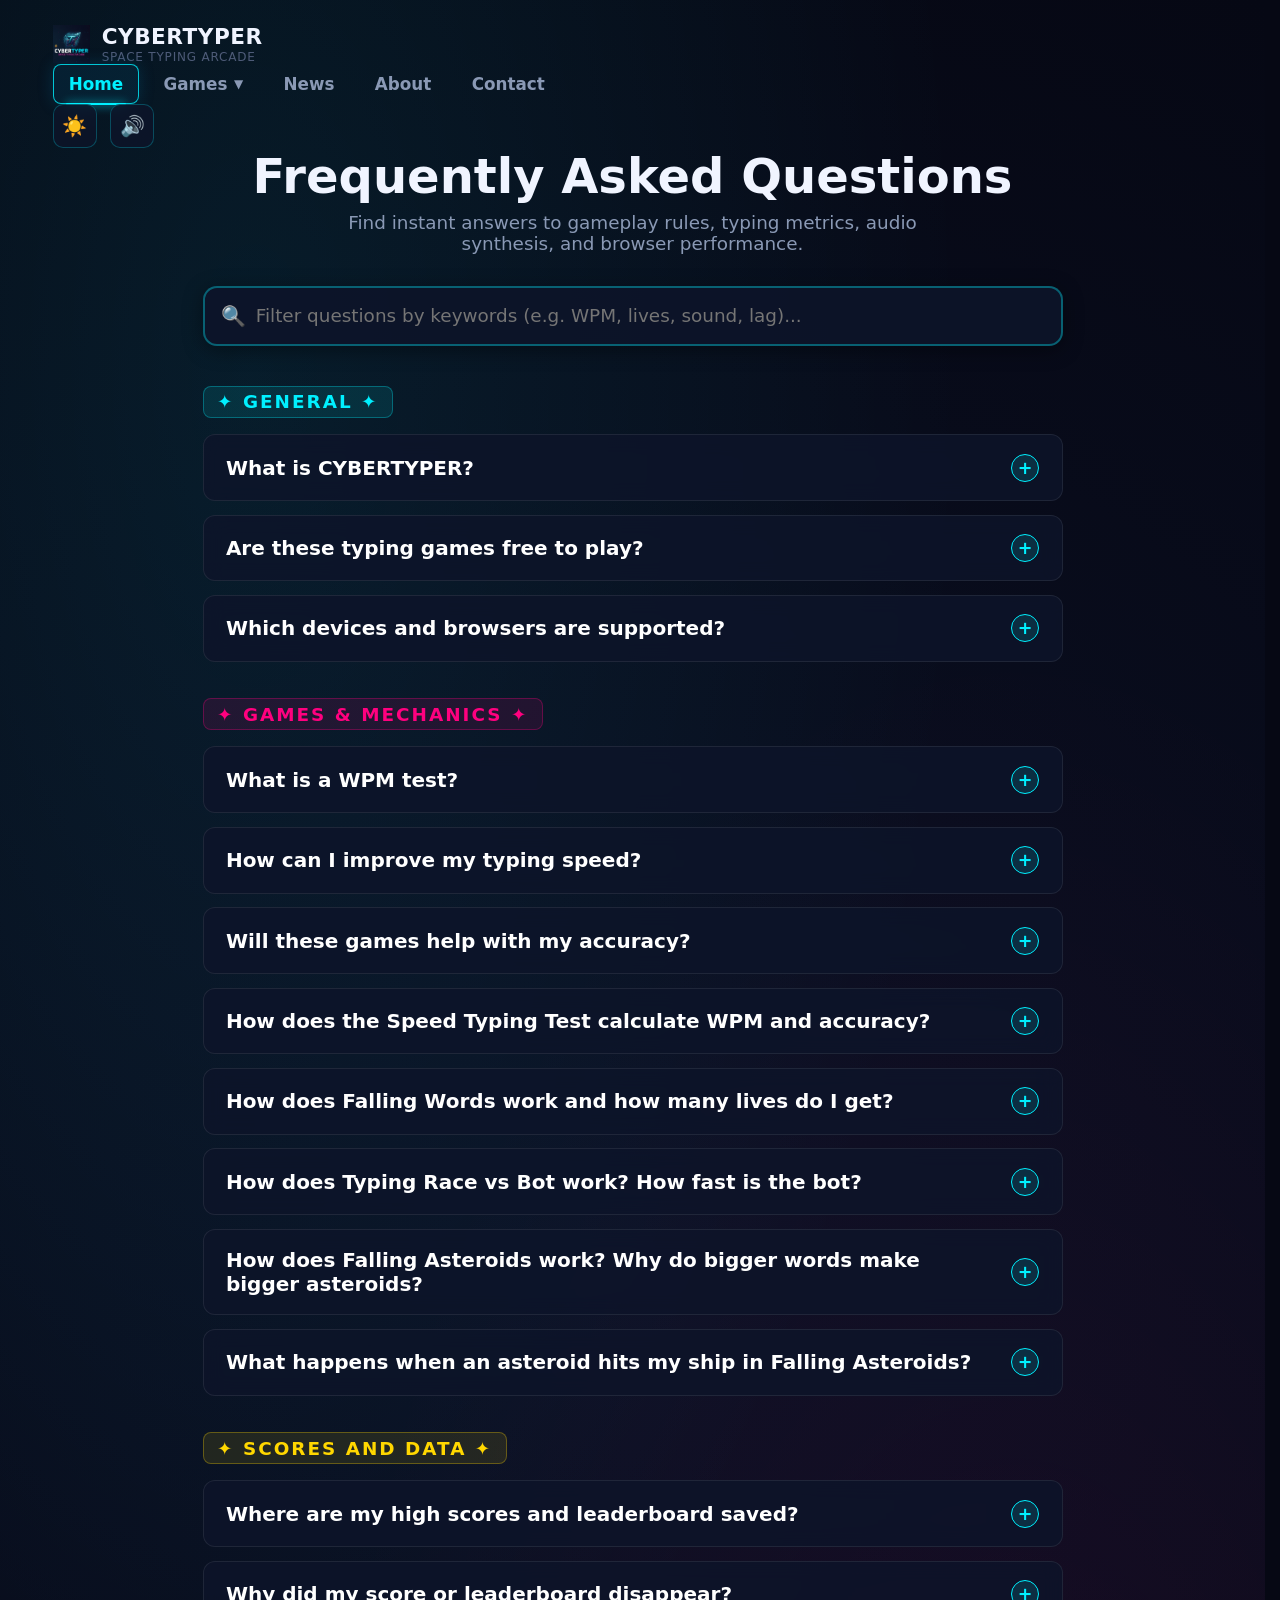
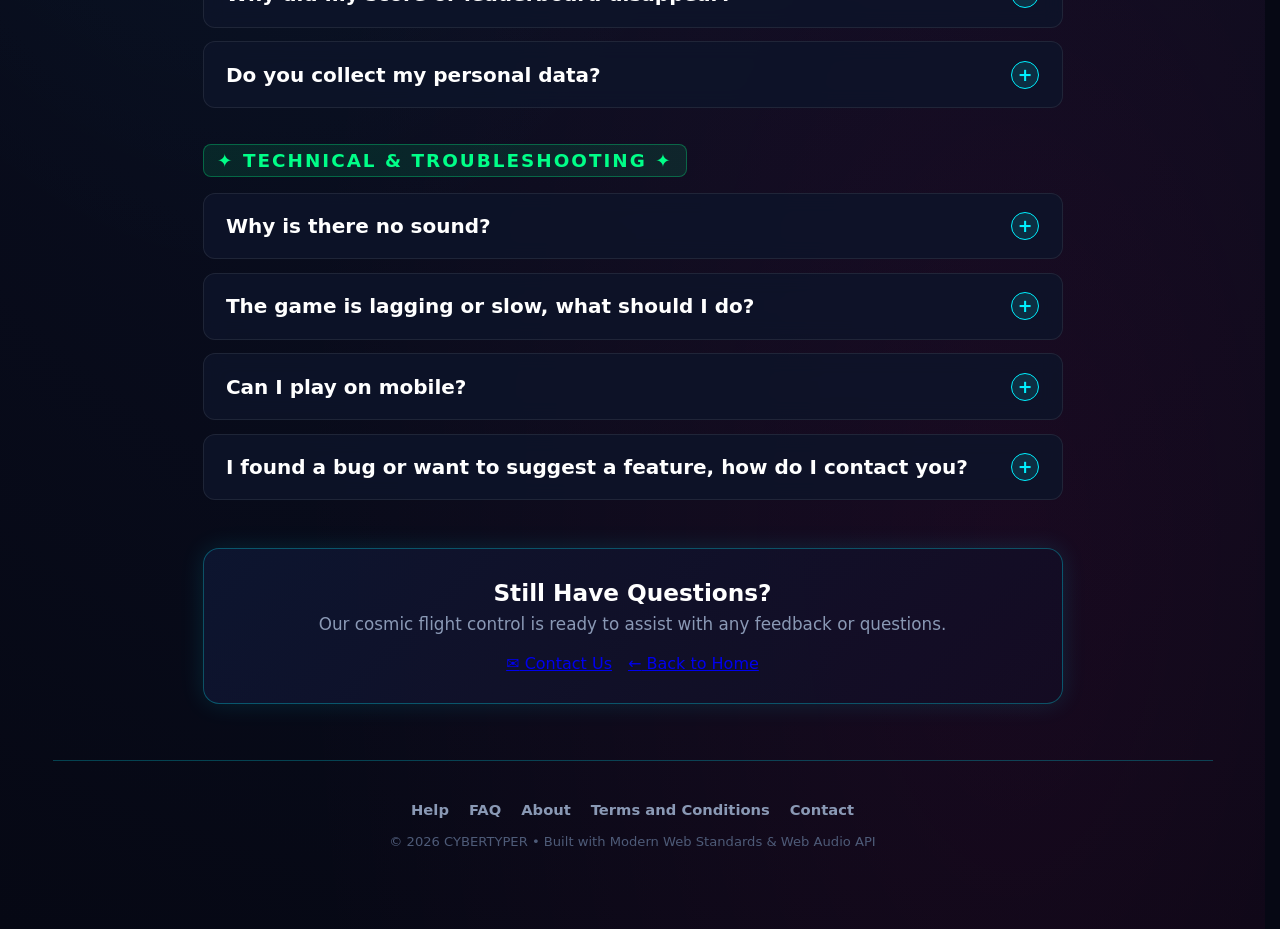
<file: pages/faq.html>
<!DOCTYPE html>
<html lang="en">
<head>
  <meta charset="UTF-8">
  <meta name="viewport" content="width=device-width, initial-scale=1.0">
  <title>Frequently Asked Questions // CYBERTYPER</title>
  <meta name="description" content="Frequently Asked Questions about CYBERTYPER - free online typing games, WPM metrics, and how to improve typing speed.">
  <link rel="stylesheet" href="../css/style.css">

  <!-- FAQPage JSON-LD Structured Data for SEO (UPDATED WITH NEW QUESTIONS) -->
  <script type="application/ld+json">
  {
    "@context": "https://schema.org",
    "@type": "FAQPage",
    "mainEntity": [
      {
        "@type": "Question",
        "name": "Are these typing games free to play?",
        "acceptedAnswer": {
          "@type": "Answer",
          "text": "Yes! All our free online typing games are 100% free. You do not need to create an account or sign up to play."
        }
      },
      {
        "@type": "Question",
        "name": "How can I improve my typing speed?",
        "acceptedAnswer": {
          "@type": "Answer",
          "text": "The best way to improve typing speed is daily practice. We recommend starting with our online typing test to check your current speed, and then playing our arcade typing games every day to get faster."
        }
      },
      {
        "@type": "Question",
        "name": "What is a WPM test?",
        "acceptedAnswer": {
          "@type": "Answer",
          "text": "WPM stands for Words Per Minute. Our WPM test tracks exactly how many words you can type correctly in one minute. It’s a great way to measure your progress!"
        }
      },
      {
        "@type": "Question",
        "name": "Will these games help with my accuracy?",
        "acceptedAnswer": {
          "@type": "Answer",
          "text": "Yes! Games like our falling words typing game and asteroid defense force you to focus on the right keys, which naturally improves your typing accuracy over time."
        }
      },
      {
        "@type": "Question",
        "name": "Which devices and browsers are supported?",
        "acceptedAnswer": {
          "@type": "Answer",
          "text": "CYBERTYPER works on all modern web browsers across desktop PCs, laptops, tablets, and smartphones with full on-screen keyboard support."
        }
      },
      {
        "@type": "Question",
        "name": "How does the Speed Typing Test calculate WPM and accuracy?",
        "acceptedAnswer": {
          "@type": "Answer",
          "text": "WPM is calculated using standard typing formula: (Total Characters Typed / 5) divided by elapsed minutes. Accuracy is calculated as (Correct Keystrokes / Total Keystrokes) * 100%."
        }
      },
      {
        "@type": "Question",
        "name": "Do you collect my personal data?",
        "acceptedAnswer": {
          "@type": "Answer",
          "text": "No. CYBERTYPER collects zero personal data. All high scores and sound settings remain privately in your browser's localStorage."
        }
      }
    ]
  }
  </script>

  <style>
    .faq-container {
      max-width: 860px;
      margin: 0 auto 3.5rem;
      position: relative;
      z-index: 1;
    }

    .faq-hero {
      text-align: center;
      margin-bottom: 2rem;
    }

    .faq-hero h1 {
      font-size: clamp(2.2rem, 4.5vw, 3rem);
      font-weight: 900;
      margin-bottom: 0.5rem;
    }

    .faq-hero p {
      font-size: 1.15rem;
      color: var(--text-muted);
      max-width: 580px;
      margin: 0 auto;
    }

    /* Live Search Bar */
    .search-wrapper {
      position: relative;
      margin-bottom: 2.5rem;
    }

    .faq-search-input {
      width: 100%;
      background: rgba(14, 20, 42, 0.9);
      border: 2px solid rgba(0, 240, 255, 0.35);
      border-radius: 14px;
      padding: 1.1rem 1.4rem 1.1rem 3.2rem;
      color: #ffffff;
      font-size: 1.15rem;
      font-family: inherit;
      outline: none;
      transition: var(--transition-smooth);
      box-shadow: 0 4px 20px rgba(0, 0, 0, 0.4);
    }

    .faq-search-input:focus {
      border-color: var(--cyan-glow);
      box-shadow: 0 0 20px rgba(0, 240, 255, 0.35);
    }

    .search-icon-badge {
      position: absolute;
      left: 1.15rem;
      top: 50%;
      transform: translateY(-50%);
      font-size: 1.25rem;
      pointer-events: none;
      color: var(--cyan-glow);
    }

    /* Categories & Accordion */
    .faq-category {
      margin-bottom: 2.25rem;
    }

    .category-heading {
      display: inline-flex;
      align-items: center;
      gap: 0.6rem;
      font-size: 1.15rem;
      font-weight: 800;
      color: var(--cyan-glow);
      text-transform: uppercase;
      letter-spacing: 2px;
      margin-bottom: 1rem;
      padding: 0.3rem 0.85rem;
      background: rgba(0, 240, 255, 0.1);
      border: 1px solid rgba(0, 240, 255, 0.3);
      border-radius: 8px;
    }

    .category-heading.cat-games {
      color: var(--magenta-glow);
      background: rgba(255, 0, 127, 0.1);
      border-color: rgba(255, 0, 127, 0.3);
    }

    .category-heading.cat-scores {
      color: var(--gold-glow);
      background: rgba(255, 215, 0, 0.1);
      border-color: rgba(255, 215, 0, 0.3);
    }

    .category-heading.cat-tech {
      color: var(--emerald-glow);
      background: rgba(0, 255, 136, 0.1);
      border-color: rgba(0, 255, 136, 0.3);
    }

    .faq-list {
      display: flex;
      flex-direction: column;
      gap: 0.85rem;
    }

    .faq-item {
      background: rgba(14, 20, 42, 0.85);
      border: 1px solid rgba(255, 255, 255, 0.08);
      border-radius: 12px;
      overflow: hidden;
      transition: var(--transition-smooth);
      backdrop-filter: blur(10px);
    }

    .faq-item:hover {
      border-color: rgba(0, 240, 255, 0.35);
    }

    .faq-item.active {
      border-color: var(--cyan-glow);
      box-shadow: 0 0 18px rgba(0, 240, 255, 0.18);
    }

    .faq-question-btn {
      width: 100%;
      text-align: left;
      background: transparent;
      border: none;
      padding: 1.15rem 1.4rem;
      display: flex;
      align-items: center;
      justify-content: space-between;
      gap: 1rem;
      cursor: pointer;
      color: #ffffff;
      font-size: clamp(1.05rem, 1.8vw, 1.25rem);
      font-weight: 700;
      font-family: inherit;
    }

    .faq-icon-indicator {
      display: inline-flex;
      align-items: center;
      justify-content: center;
      width: 28px;
      height: 28px;
      border-radius: 50%;
      background: rgba(0, 240, 255, 0.12);
      border: 1px solid var(--cyan-glow);
      color: var(--cyan-glow);
      font-size: 1.1rem;
      font-weight: 800;
      flex-shrink: 0;
      transition: transform 0.25s ease;
    }

    .faq-item.active .faq-icon-indicator {
      transform: rotate(45deg);
      border-color: var(--magenta-glow);
      color: var(--magenta-glow);
      background: rgba(255, 0, 127, 0.15);
    }

    .faq-answer-collapse {
      max-height: 0;
      overflow: hidden;
      transition: max-height 0.3s cubic-bezier(0, 1, 0, 1);
    }

    .faq-answer-body {
      padding: 0 1.4rem 1.25rem;
      color: #d1dced;
      font-size: clamp(0.98rem, 1.4vw, 1.12rem);
      line-height: 1.75;
      border-top: 1px solid rgba(255, 255, 255, 0.05);
      padding-top: 0.85rem;
    }

    .faq-answer-body ol, .faq-answer-body ul {
      padding-left: 1.4rem;
      margin-top: 0.5rem;
    }

    .faq-answer-body li {
      margin-bottom: 0.35rem;
    }

    /* No results alert */
    .no-results-box {
      display: none;
      text-align: center;
      padding: 3rem 1.5rem;
      background: rgba(14, 20, 42, 0.7);
      border: 1px dashed rgba(255, 0, 127, 0.4);
      border-radius: 14px;
      color: var(--text-muted);
      font-size: 1.1rem;
    }

    /* Bottom Contact Prompt Box */
    .support-card {
      margin-top: 3rem;
      background: linear-gradient(135deg, rgba(14, 22, 50, 0.9), rgba(20, 12, 35, 0.9));
      border: 1px solid rgba(0, 240, 255, 0.3);
      border-radius: 16px;
      padding: 1.85rem;
      text-align: center;
      box-shadow: 0 0 25px rgba(0, 240, 255, 0.12);
    }

    .support-card h3 {
      font-size: 1.45rem;
      margin-bottom: 0.5rem;
      color: #ffffff;
    }

    .support-card p {
      color: var(--text-muted);
      font-size: 1.05rem;
      margin-bottom: 1.25rem;
    }

    .support-card .support-links {
      display: flex;
      gap: 1rem;
      justify-content: center;
      flex-wrap: wrap;
    }
  </style>
</head>
<body>
  <!-- Canvas Starfield -->
  <canvas id="starsCanvas" class="stars-bg"></canvas>

  <div class="container">
    <!-- Header Placeholder injected via JS -->
    <div id="header-placeholder"></div>

    <!-- Main Content -->
    <main class="faq-container">
      <div class="faq-hero">
        <h1>Frequently Asked <span class="glow-cyan">Questions</span></h1>
        <p>Find instant answers to gameplay rules, typing metrics, audio synthesis, and browser performance.</p>
      </div>

      <!-- Live Search Box -->
      <div class="search-wrapper">
        <span class="search-icon-badge">🔍</span>
        <input 
          type="text" 
          id="faqSearchInput" 
          class="faq-search-input" 
          placeholder="Filter questions by keywords (e.g. WPM, lives, sound, lag)..."
          autocomplete="off"
        >
      </div>

      <div id="noResults" class="no-results-box">
        <div style="font-size: 2.2rem; margin-bottom: 0.5rem;">🛰️</div>
        <h3>No matching questions found</h3>
        <p>Try searching with another keyword or browse the categories below.</p>
      </div>

      <!-- Category 1: General -->
      <section class="faq-category">
        <div class="category-heading">✦ General ✦</div>
        <div class="faq-list">
          <div class="faq-item">
            <button class="faq-question-btn" aria-expanded="false">
              <span>What is CYBERTYPER?</span>
              <span class="faq-icon-indicator">+</span>
            </button>
            <div class="faq-answer-collapse">
              <div class="faq-answer-body">
                CYBERTYPER is a modern neon space-themed browser arcade dedicated to making typing training genuinely fun. Engineered with pure client-side web standards, it features benchmark speed testing, arcade word-defense games, real-time racing vs AI bots, and orbital asteroid demolition with dynamic sound effects.
              </div>
            </div>
          </div>

          <div class="faq-item">
            <button class="faq-question-btn" aria-expanded="false">
              <span>Are these typing games free to play?</span>
              <span class="faq-icon-indicator">+</span>
            </button>
            <div class="faq-answer-collapse">
              <div class="faq-answer-body">
                Yes! All our <strong>free online typing games</strong> are 100% free. You do not need to create an account or sign up to play.
              </div>
            </div>
          </div>

          <div class="faq-item">
            <button class="faq-question-btn" aria-expanded="false">
              <span>Which devices and browsers are supported?</span>
              <span class="faq-icon-indicator">+</span>
            </button>
            <div class="faq-answer-collapse">
              <div class="faq-answer-body">
                All modern desktop and mobile browsers supporting modern HTML5 canvas and Web Audio are fully supported (Google Chrome, Microsoft Edge, Mozilla Firefox, Apple Safari, Brave, and Opera) on Windows, macOS, Linux, Android, and iOS.
              </div>
            </div>
          </div>
        </div>
      </section>

      <!-- Category 2: Games -->
      <section class="faq-category">
        <div class="category-heading cat-games">✦ Games & Mechanics ✦</div>
        <div class="faq-list">
          <div class="faq-item">
            <button class="faq-question-btn" aria-expanded="false">
              <span>What is a WPM test?</span>
              <span class="faq-icon-indicator">+</span>
            </button>
            <div class="faq-answer-collapse">
              <div class="faq-answer-body">
                WPM stands for Words Per Minute. Our <strong>WPM test</strong> tracks exactly how many words you can type correctly in one minute. It’s a great way to measure your progress!
              </div>
            </div>
          </div>

          <div class="faq-item">
            <button class="faq-question-btn" aria-expanded="false">
              <span>How can I improve my typing speed?</span>
              <span class="faq-icon-indicator">+</span>
            </button>
            <div class="faq-answer-collapse">
              <div class="faq-answer-body">
                The best way to <strong>improve typing speed</strong> is daily practice. We recommend starting with our <strong>online typing test</strong> to check your current speed, and then playing our <strong>arcade typing games</strong> every day to get faster.
              </div>
            </div>
          </div>

          <div class="faq-item">
            <button class="faq-question-btn" aria-expanded="false">
              <span>Will these games help with my accuracy?</span>
              <span class="faq-icon-indicator">+</span>
            </button>
            <div class="faq-answer-collapse">
              <div class="faq-answer-body">
                Yes! Games like our <strong>falling words typing game</strong> and asteroid defense force you to focus on the right keys, which naturally improves your <strong>typing accuracy</strong> over time.
              </div>
            </div>
          </div>

          <div class="faq-item">
            <button class="faq-question-btn" aria-expanded="false">
              <span>How does the Speed Typing Test calculate WPM and accuracy?</span>
              <span class="faq-icon-indicator">+</span>
            </button>
            <div class="faq-answer-collapse">
              <div class="faq-answer-body">
                Typing industry standards define a standard word as exactly 5 keystrokes (including letters, spaces, and punctuation). Your live WPM is calculated as <code>(Characters Typed / 5) / (Elapsed Minutes)</code>. Accuracy represents <code>(Correct Characters / Total Keystrokes) * 100%</code>.
              </div>
            </div>
          </div>

          <div class="faq-item">
            <button class="faq-question-btn" aria-expanded="false">
              <span>How does Falling Words work and how many lives do I get?</span>
              <span class="faq-icon-indicator">+</span>
            </button>
            <div class="faq-answer-collapse">
              <div class="faq-answer-body">
                Words drop from orbit toward your neon shield line. Typing the initial letter locks onto the word, and typing remaining letters vaporizes it. You start with 3 shields (lives). If a word hits the bottom barrier, you lose a shield. Losing all 3 shields ends the game.
              </div>
            </div>
          </div>

          <div class="faq-item">
            <button class="faq-question-btn" aria-expanded="false">
              <span>How does Typing Race vs Bot work? How fast is the bot?</span>
              <span class="faq-icon-indicator">+</span>
            </button>
            <div class="faq-answer-collapse">
              <div class="faq-answer-body">
                You race side-by-side along an animated track against an autonomous AI competitor clocked at a steady 40 WPM pace. Typing accurately accelerates your racecar across the finish line to claim top spots on the local leaderboard.
              </div>
            </div>
          </div>

          <div class="faq-item">
            <button class="faq-question-btn" aria-expanded="false">
              <span>How does Falling Asteroids work? Why do bigger words make bigger asteroids?</span>
              <span class="faq-icon-indicator">+</span>
            </button>
            <div class="faq-answer-collapse">
              <div class="faq-answer-body">
                In Falling Asteroids, asteroid size is directly proportional to word length:
                <ul>
                  <li><strong>Short words (2-4 letters):</strong> Small, rapid meteors.</li>
                  <li><strong>Medium words (5-7 letters):</strong> Mid-sized balanced rocks.</li>
                  <li><strong>Long words (8+ letters):</strong> Giant, high-threat asteroids that award massive score multipliers upon destruction.</li>
                </ul>
              </div>
            </div>
          </div>

          <div class="faq-item">
            <button class="faq-question-btn" aria-expanded="false">
              <span>What happens when an asteroid hits my ship in Falling Asteroids?</span>
              <span class="faq-icon-indicator">+</span>
            </button>
            <div class="faq-answer-collapse">
              <div class="faq-answer-body">
                There are <strong>zero shields</strong> in Falling Asteroids. If any asteroid breaches your perimeter or collides with your ship, it results in instantaneous catastrophic hull destruction, screen shake, and Game Over.
              </div>
            </div>
          </div>
        </div>
      </section>

      <!-- Category 3: Scores and Data -->
      <section class="faq-category">
        <div class="category-heading cat-scores">✦ Scores and Data ✦</div>
        <div class="faq-list">
          <div class="faq-item">
            <button class="faq-question-btn" aria-expanded="false">
              <span>Where are my high scores and leaderboard saved?</span>
              <span class="faq-icon-indicator">+</span>
            </button>
            <div class="faq-answer-collapse">
              <div class="faq-answer-body">
                All records, high scores, and leaderboard rankings are saved locally in your browser's private <code>localStorage</code> database under your browser profile.
              </div>
            </div>
          </div>

          <div class="faq-item">
            <button class="faq-question-btn" aria-expanded="false">
              <span>Why did my score or leaderboard disappear?</span>
              <span class="faq-icon-indicator">+</span>
            </button>
            <div class="faq-answer-collapse">
              <div class="faq-answer-body">
                Since scores are stored client-side in localStorage, they will reset if you:
                <ul>
                  <li>Clear your browser's cookies or site data;</li>
                  <li>Switch to an Incognito / Private browsing window;</li>
                  <li>Play from a different web browser or different device.</li>
                </ul>
              </div>
            </div>
          </div>

          <div class="faq-item">
            <button class="faq-question-btn" aria-expanded="false">
              <span>Do you collect my personal data?</span>
              <span class="faq-icon-indicator">+</span>
            </button>
            <div class="faq-answer-collapse">
              <div class="faq-answer-body">
                No. CYBERTYPER does not collect, harvest, track, or sell any personal information. All gameplay state remains isolated on your device.
              </div>
            </div>
          </div>
        </div>
      </section>

      <!-- Category 4: Technical -->
      <section class="faq-category">
        <div class="category-heading cat-tech">✦ Technical & Troubleshooting ✦</div>
        <div class="faq-list">
          <div class="faq-item">
            <button class="faq-question-btn" aria-expanded="false">
              <span>Why is there no sound?</span>
              <span class="faq-icon-indicator">+</span>
            </button>
            <div class="faq-answer-collapse">
              <div class="faq-answer-body">
                1. Check the speaker icon in the top header (make sure it shows 🔊, not 🔇).<br>
                2. Modern web browsers block audio autoplay until the user interacts with the page. Simply click anywhere on the page or press any key to unlock the Web Audio synthesizer.
              </div>
            </div>
          </div>

          <div class="faq-item">
            <button class="faq-question-btn" aria-expanded="false">
              <span>The game is lagging or slow, what should I do?</span>
              <span class="faq-icon-indicator">+</span>
            </button>
            <div class="faq-answer-collapse">
              <div class="faq-answer-body">
                CYBERTYPER uses hardware-accelerated canvas rendering. If experiencing frame drops, ensure "Hardware Acceleration" is turned ON in your browser settings, close unnecessary background tabs, or check if battery-saver mode is throttling your GPU.
              </div>
            </div>
          </div>

          <div class="faq-item">
            <button class="faq-question-btn" aria-expanded="false">
              <span>Can I play on mobile?</span>
              <span class="faq-icon-indicator">+</span>
            </button>
            <div class="faq-answer-collapse">
              <div class="faq-answer-body">
                Yes! Every game page features an on-screen typing input box below the game canvas. Tap the input box or canvas to bring up your phone's virtual keyboard.
              </div>
            </div>
          </div>

          <div class="faq-item">
            <button class="faq-question-btn" aria-expanded="false">
              <span>I found a bug or want to suggest a feature, how do I contact you?</span>
              <span class="faq-icon-indicator">+</span>
            </button>
            <div class="faq-answer-collapse">
              <div class="faq-answer-body">
                We love hearing from fellow typists! You can send bug reports or suggestions via our <a href="contact.html" style="color:var(--cyan-glow);font-weight:700;">Contact Page</a> or write directly to <a href="mailto:arpitbhai811@gmail.com" style="color:var(--cyan-glow);font-weight:700;">arpitbhai811@gmail.com</a>.
              </div>
            </div>
          </div>
        </div>
      </section>

      <!-- Bottom Support Box -->
      <div class="support-card">
        <h3>Still Have Questions?</h3>
        <p>Our cosmic flight control is ready to assist with any feedback or questions.</p>
        <div class="support-links">
          <a href="contact.html" class="btn-neon">
            <span>✉️</span> Contact Us
          </a>
          <a href="../index.html" class="btn-neon btn-magenta">
            <span>←</span> Back to Home
          </a>
        </div>
      </div>
    </main>

    <!-- Footer -->
    <footer class="site-footer">
      <ul class="footer-nav">
        <li><a href="help.html">Help</a></li>
        <li><a href="faq.html">FAQ</a></li>
        <li><a href="about.html">About</a></li>
        <li><a href="terms.html">Terms and Conditions</a></li>
        <li><a href="contact.html">Contact</a></li>
      </ul>
      <div class="footer-copy">© 2026 CYBERTYPER • Built with Modern Web Standards & Web Audio API</div>
    </footer>
  </div>

  <script src="../js/nav.js"></script>
  <script>
    // Fetch and Load Header Dynamically
    fetch('/header.html')
      .then(response => response.text())
      .then(data => {
        document.getElementById('header-placeholder').innerHTML = data;
      })
      .catch(error => console.error('Error loading header:', error));

    // Accordion controller: smooth expand/collapse with aria support
    document.querySelectorAll('.faq-question-btn').forEach(btn => {
      btn.addEventListener('click', () => {
        const item = btn.closest('.faq-item');
        const collapse = item.querySelector('.faq-answer-collapse');
        const isOpen = item.classList.contains('active');

        // Optional: close other open items in the same list
        document.querySelectorAll('.faq-item.active').forEach(other => {
          if (other !== item) {
            other.classList.remove('active');
            other.querySelector('.faq-question-btn').setAttribute('aria-expanded', 'false');
            other.querySelector('.faq-answer-collapse').style.maxHeight = null;
          }
        });

        if (isOpen) {
          item.classList.remove('active');
          btn.setAttribute('aria-expanded', 'false');
          collapse.style.maxHeight = null;
        } else {
          item.classList.add('active');
          btn.setAttribute('aria-expanded', 'true');
          collapse.style.maxHeight = collapse.scrollHeight + "px";
        }
      });
    });

    // Live Search Filter
    const searchInput = document.getElementById('faqSearchInput');
    const faqItems = document.querySelectorAll('.faq-item');
    const categories = document.querySelectorAll('.faq-category');
    const noResults = document.getElementById('noResults');

    searchInput.addEventListener('input', (e) => {
      const query = e.target.value.toLowerCase().trim();
      let matchCount = 0;

      faqItems.forEach(item => {
        const questionText = item.querySelector('.faq-question-btn').textContent.toLowerCase();
        const answerText = item.querySelector('.faq-answer-body').textContent.toLowerCase();
        if (questionText.includes(query) || answerText.includes(query)) {
          item.style.display = '';
          matchCount++;
        } else {
          item.style.display = 'none';
        }
      });

      // Hide category headings if all their items are hidden
      categories.forEach(cat => {
        const visibleItems = cat.querySelectorAll('.faq-item:not([style*="display: none"])');
        cat.style.display = visibleItems.length > 0 ? '' : 'none';
      });

      noResults.style.display = matchCount === 0 ? 'block' : 'none';
    });

    // Shared Sound Controller & Starfield
    window.audioCtx = null;
    window.isMuted = localStorage.getItem('typing_site_sound_muted') === 'true';

    const soundToggle = document.getElementById('soundToggle');
    const soundIcon = document.getElementById('soundIcon');

    function updateSoundUI() {
      if (window.isMuted) {
        soundIcon.textContent = '🔇';
        soundToggle.classList.add('muted');
      } else {
        soundIcon.textContent = '🔊';
        soundToggle.classList.remove('muted');
      }
    }
    updateSoundUI();

    soundToggle.addEventListener('click', (e) => {
      e.stopPropagation();
      window.isMuted = !window.isMuted;
      localStorage.setItem('typing_site_sound_muted', window.isMuted);
      updateSoundUI();
    });

    // Starfield Canvas
    const canvas = document.getElementById('starsCanvas');
    const ctx = canvas.getContext('2d');
    let stars = [];
    const STAR_COUNT = 85;

    function resizeCanvas() {
      canvas.width = window.innerWidth;
      canvas.height = window.innerHeight;
      stars = [];
      for (let i = 0; i < STAR_COUNT; i++) {
        stars.push({
          x: Math.random() * canvas.width,
          y: Math.random() * canvas.height,
          radius: Math.random() * 1.5 + 0.5,
          speed: Math.random() * 0.35 + 0.1,
          color: Math.random() > 0.4 ? '#00f0ff' : '#ff007f',
          alpha: Math.random() * 0.7 + 0.3,
          flicker: Math.random() * 0.02 + 0.01
        });
      }
    }

    function animateStars() {
      ctx.clearRect(0, 0, canvas.width, canvas.height);
      for (let s of stars) {
        s.y += s.speed;
        if (s.y > canvas.height) {
          s.y = 0;
          s.x = Math.random() * canvas.width;
        }
        s.alpha += Math.sin(Date.now() * 0.003 + s.x) * s.flicker;
        const clampedAlpha = Math.max(0.15, Math.min(0.9, s.alpha));
        ctx.beginPath();
        ctx.arc(s.x, s.y, s.radius, 0, Math.PI * 2);
        ctx.fillStyle = s.color;
        ctx.globalAlpha = clampedAlpha;
        ctx.fill();
        ctx.globalAlpha = 1.0;
      }
      requestAnimationFrame(animateStars);
    }

    window.addEventListener('resize', resizeCanvas);
    resizeCanvas();
    animateStars();
  </script>
</body>
</html>
</file>
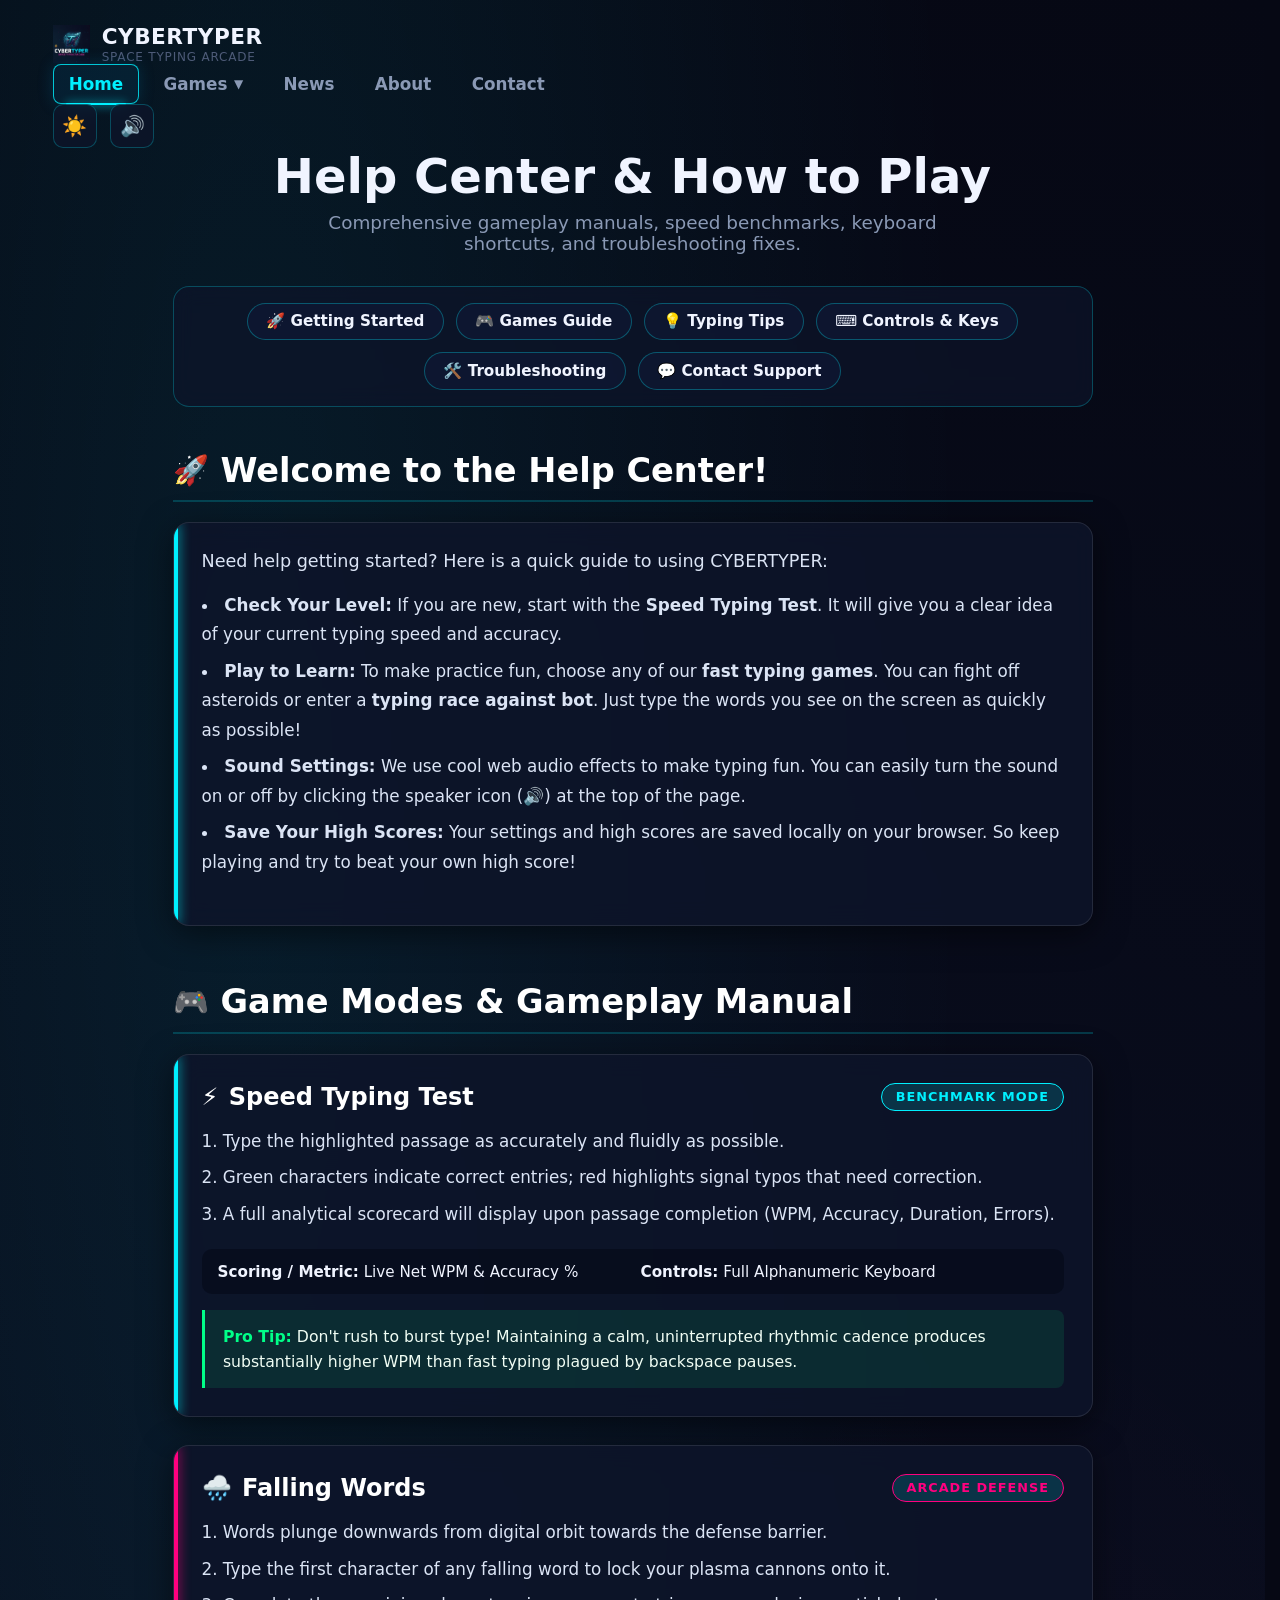
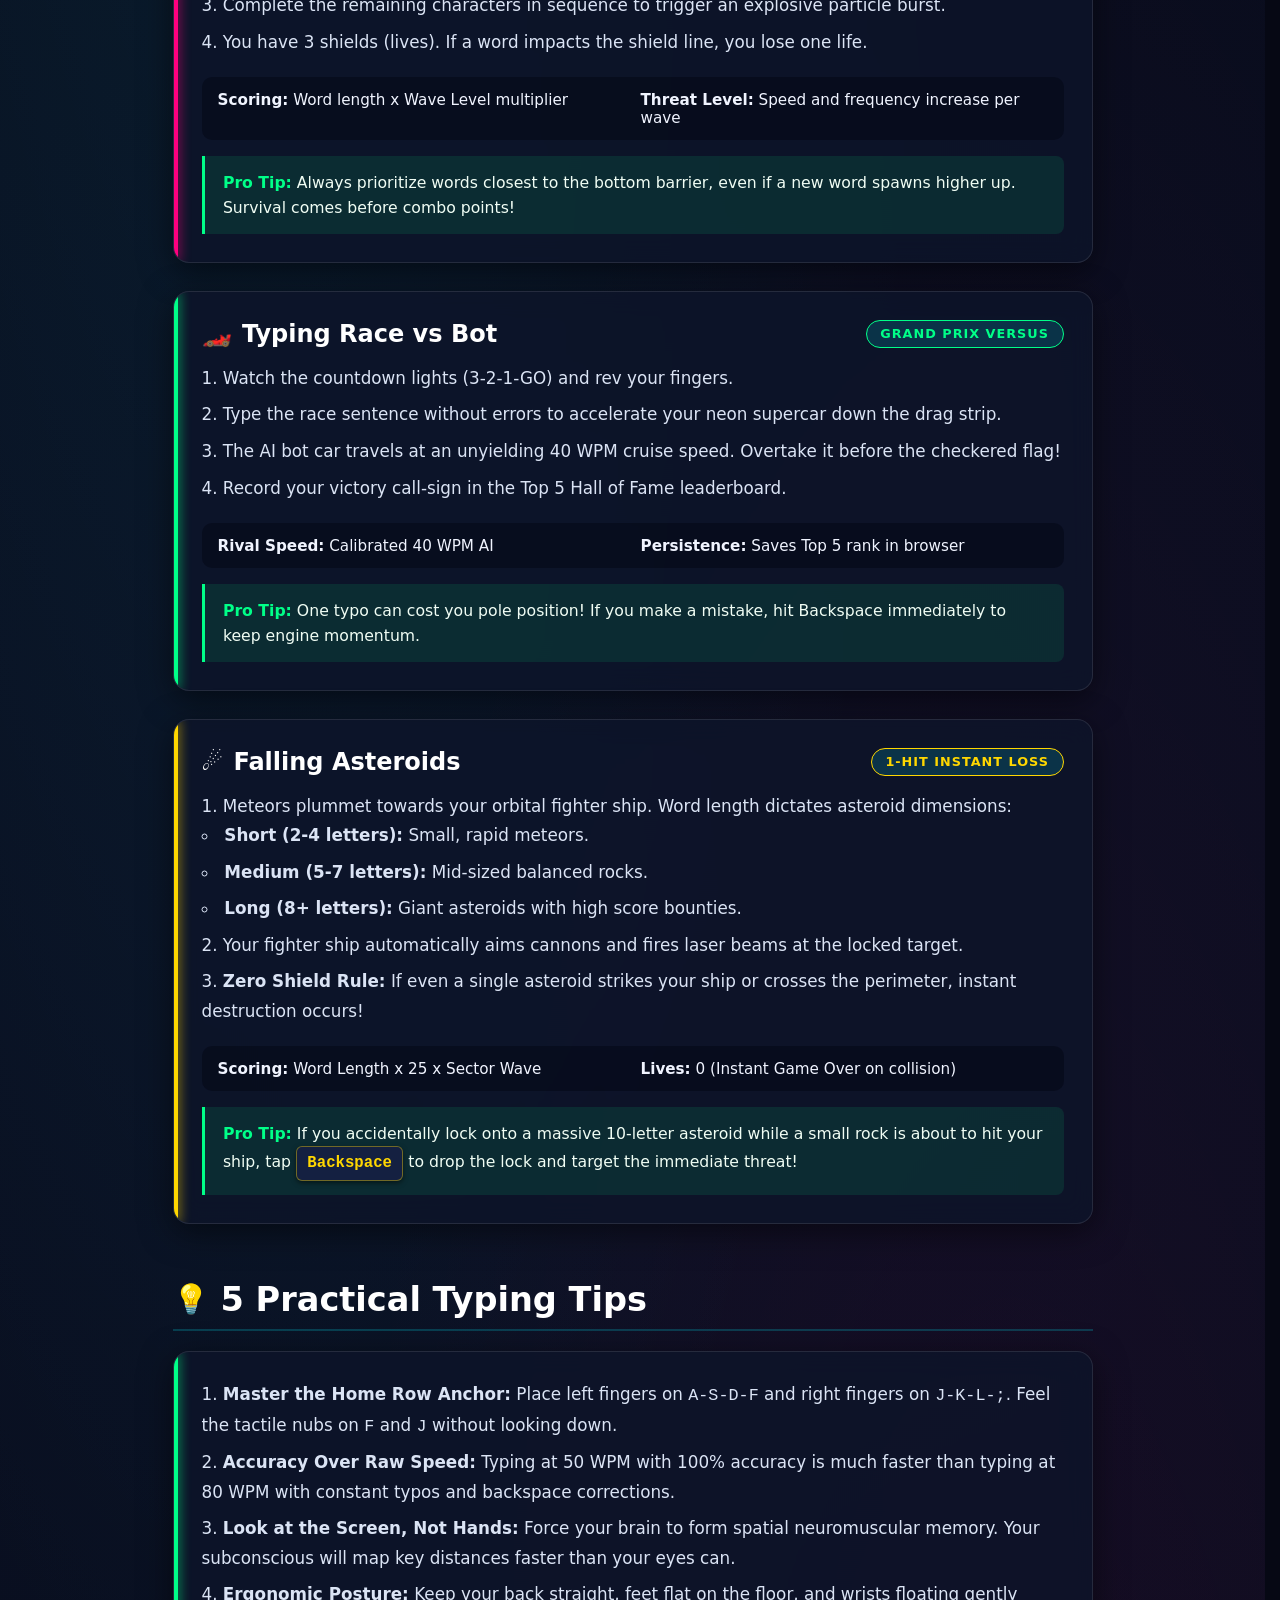
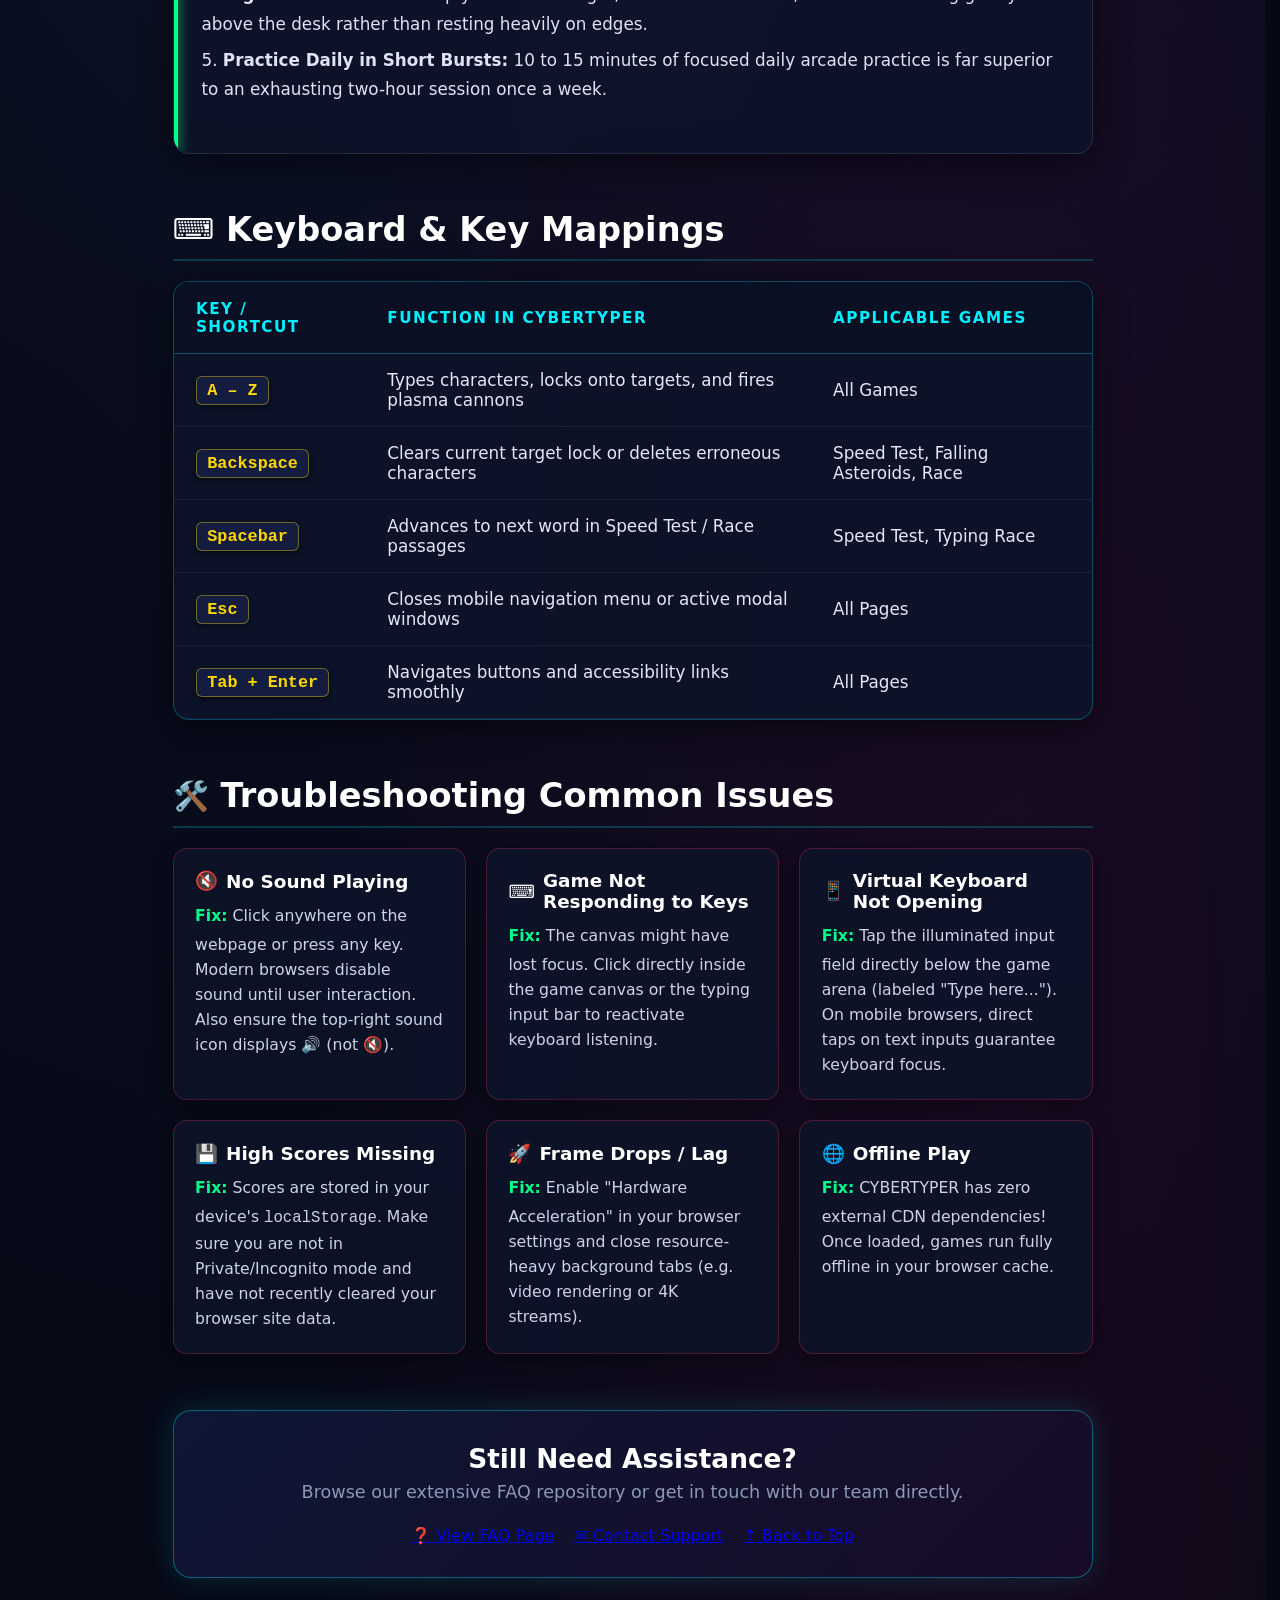
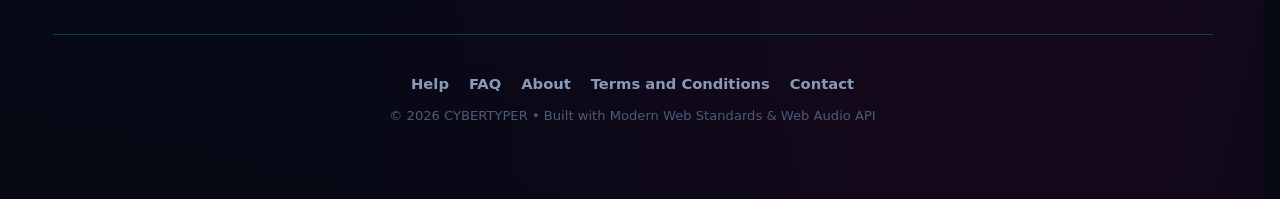
<file: pages/help.html>
<!DOCTYPE html>
<html lang="en">
<head>
  <meta charset="UTF-8">
  <meta name="viewport" content="width=device-width, initial-scale=1.0">
  <title>Help Center & How to Play // CYBERTYPER</title>
  <meta name="description" content="Help Center & How to Play guide for CYBERTYPER - Master each game mode, typing tips, keyboard shortcuts, and troubleshooting.">
  <link rel="stylesheet" href="../css/style.css">
  <style>
    .help-container {
      max-width: 920px;
      margin: 0 auto 3.5rem;
      position: relative;
      z-index: 1;
    }

    .help-hero {
      text-align: center;
      margin-bottom: 2rem;
    }

    .help-hero h1 {
      font-size: clamp(2.2rem, 4.5vw, 3rem);
      font-weight: 900;
      margin-bottom: 0.5rem;
    }

    .help-hero p {
      font-size: 1.15rem;
      color: var(--text-muted);
      max-width: 620px;
      margin: 0 auto;
    }

    /* Quick Navigation Pills */
    .quick-nav-bar {
      display: flex;
      flex-wrap: wrap;
      justify-content: center;
      gap: 0.75rem;
      margin-bottom: 2.75rem;
      padding: 1rem;
      background: rgba(14, 20, 42, 0.7);
      border: 1px solid rgba(0, 240, 255, 0.25);
      border-radius: 16px;
      backdrop-filter: blur(10px);
    }

    .quick-nav-pill {
      color: var(--text-main);
      text-decoration: none;
      font-size: 0.95rem;
      font-weight: 700;
      padding: 0.55rem 1.15rem;
      border-radius: 30px;
      background: rgba(16, 24, 52, 0.8);
      border: 1px solid rgba(0, 240, 255, 0.3);
      transition: var(--transition-smooth);
    }

    .quick-nav-pill:hover {
      background: var(--cyan-glow);
      color: #060814;
      box-shadow: 0 0 15px rgba(0, 240, 255, 0.4);
      transform: translateY(-2px);
    }

    /* Section Styles */
    .help-section {
      margin-bottom: 3.5rem;
      scroll-margin-top: 100px;
    }

    .section-title {
      font-size: clamp(1.6rem, 3vw, 2.1rem);
      font-weight: 900;
      margin-bottom: 1.25rem;
      color: #ffffff;
      display: flex;
      align-items: center;
      gap: 0.75rem;
      border-bottom: 2px solid rgba(0, 240, 255, 0.2);
      padding-bottom: 0.65rem;
    }

    .section-title span.glow-icon {
      font-size: 1.8rem;
    }

    /* Cards Grid */
    .games-guide-grid {
      display: grid;
      grid-template-columns: 1fr;
      gap: 1.75rem;
    }

    .guide-card {
      background: rgba(14, 20, 42, 0.85);
      border: 1px solid rgba(255, 255, 255, 0.1);
      border-radius: 16px;
      padding: 1.75rem;
      backdrop-filter: blur(12px);
      box-shadow: 0 8px 32px rgba(0, 0, 0, 0.5);
      position: relative;
      overflow: hidden;
    }

    .guide-card::before {
      content: '';
      position: absolute;
      top: 0;
      left: 0;
      width: 4px;
      height: 100%;
      background: var(--guide-color, var(--cyan-glow));
      box-shadow: 0 0 12px var(--guide-color, var(--cyan-glow));
    }

    .guide-card.card-speed { --guide-color: var(--cyan-glow); }
    .guide-card.card-words { --guide-color: var(--magenta-glow); }
    .guide-card.card-race { --guide-color: var(--emerald-glow); }
    .guide-card.card-asteroids { --guide-color: var(--gold-glow); }

    .guide-header {
      display: flex;
      align-items: center;
      justify-content: space-between;
      margin-bottom: 1rem;
      flex-wrap: wrap;
      gap: 0.5rem;
    }

    .guide-title {
      font-size: 1.5rem;
      font-weight: 800;
      color: #ffffff;
      display: flex;
      align-items: center;
      gap: 0.65rem;
    }

    .guide-badge {
      padding: 0.35rem 0.85rem;
      border-radius: 20px;
      font-size: 0.8rem;
      font-weight: 800;
      letter-spacing: 1px;
      text-transform: uppercase;
      background: rgba(0, 240, 255, 0.15);
      border: 1px solid var(--guide-color, var(--cyan-glow));
      color: var(--guide-color, var(--cyan-glow));
    }

    .guide-steps {
      list-style-position: inside;
      margin-bottom: 1.25rem;
      color: #dbe4f5;
      font-size: 1.05rem;
      line-height: 1.75;
    }

    .guide-steps li {
      margin-bottom: 0.45rem;
    }

    .guide-meta-row {
      display: grid;
      grid-template-columns: repeat(auto-fit, minmax(200px, 1fr));
      gap: 1rem;
      padding: 0.85rem 1rem;
      background: rgba(6, 10, 26, 0.7);
      border-radius: 10px;
      margin-bottom: 1rem;
      font-size: 0.95rem;
    }

    .guide-pro-tip {
      background: rgba(0, 255, 136, 0.1);
      border-left: 3px solid var(--emerald-glow);
      padding: 0.85rem 1.15rem;
      border-radius: 0 8px 8px 0;
      font-size: 0.98rem;
      color: #f0fdf4;
      line-height: 1.6;
    }

    .guide-pro-tip strong {
      color: var(--emerald-glow);
    }

    /* Clean Key Table */
    .key-table-wrapper {
      background: rgba(14, 20, 42, 0.85);
      border: 1px solid rgba(0, 240, 255, 0.25);
      border-radius: 16px;
      overflow: hidden;
      box-shadow: 0 8px 32px rgba(0, 0, 0, 0.5);
    }

    .key-table {
      width: 100%;
      border-collapse: collapse;
      text-align: left;
    }

    .key-table th {
      background: rgba(10, 16, 36, 0.95);
      padding: 1.1rem 1.4rem;
      color: var(--cyan-glow);
      font-size: 0.95rem;
      font-weight: 800;
      text-transform: uppercase;
      letter-spacing: 1.5px;
      border-bottom: 1px solid rgba(0, 240, 255, 0.3);
    }

    .key-table td {
      padding: 1rem 1.4rem;
      border-bottom: 1px solid rgba(255, 255, 255, 0.06);
      font-size: 1.05rem;
      color: #e2e8f5;
    }

    .key-badge {
      display: inline-block;
      padding: 0.25rem 0.65rem;
      background: rgba(22, 32, 68, 0.9);
      border: 1px solid rgba(255, 215, 0, 0.4);
      border-radius: 6px;
      font-family: var(--font-mono);
      font-weight: 700;
      color: var(--gold-glow);
      box-shadow: 0 2px 5px rgba(0, 0, 0, 0.5);
    }

    /* Troubleshooting Cards Grid */
    .troubleshoot-grid {
      display: grid;
      grid-template-columns: repeat(auto-fit, minmax(280px, 1fr));
      gap: 1.25rem;
    }

    .issue-card {
      background: rgba(14, 20, 42, 0.85);
      border: 1px solid rgba(255, 51, 102, 0.25);
      border-radius: 14px;
      padding: 1.35rem;
      box-shadow: 0 4px 20px rgba(0, 0, 0, 0.4);
    }

    .issue-card h4 {
      font-size: 1.15rem;
      color: #ffffff;
      margin-bottom: 0.65rem;
      display: flex;
      align-items: center;
      gap: 0.5rem;
    }

    .issue-card p {
      color: #cad5e8;
      font-size: 0.98rem;
      line-height: 1.6;
    }

    .issue-card .solution-tag {
      display: inline-block;
      color: var(--emerald-glow);
      font-weight: 700;
      margin-bottom: 0.25rem;
    }

    /* Still Need Help Box */
    .help-support-card {
      background: linear-gradient(135deg, rgba(14, 24, 54, 0.95), rgba(24, 12, 40, 0.95));
      border: 1px solid rgba(0, 240, 255, 0.35);
      border-radius: 18px;
      padding: 2rem;
      text-align: center;
      box-shadow: 0 0 30px rgba(0, 240, 255, 0.15);
    }

    .help-support-card h3 {
      font-size: 1.65rem;
      color: #ffffff;
      margin-bottom: 0.5rem;
    }

    .help-support-card p {
      font-size: 1.1rem;
      color: var(--text-muted);
      margin-bottom: 1.5rem;
    }

    .help-action-btns {
      display: flex;
      justify-content: center;
      gap: 1.25rem;
      flex-wrap: wrap;
    }

    html {
      scroll-behavior: smooth;
    }
  </style>
</head>
<body>
  <!-- Canvas Starfield -->
  <canvas id="starsCanvas" class="stars-bg"></canvas>

  <div class="container">
    <!-- Header Placeholder injected via JS -->
    <div id="header-placeholder"></div>

    <!-- Main Content -->
    <main class="help-container" id="top">
      <div class="help-hero">
        <h1>Help Center & <span class="glow-cyan">How to Play</span></h1>
        <p>Comprehensive gameplay manuals, speed benchmarks, keyboard shortcuts, and troubleshooting fixes.</p>
      </div>

      <!-- Quick Navigation Pills -->
      <nav class="quick-nav-bar" aria-label="Help Quick Links">
        <a href="#getting-started" class="quick-nav-pill">🚀 Getting Started</a>
        <a href="#games-guide" class="quick-nav-pill">🎮 Games Guide</a>
        <a href="#typing-tips" class="quick-nav-pill">💡 Typing Tips</a>
        <a href="#controls" class="quick-nav-pill">⌨️ Controls & Keys</a>
        <a href="#troubleshooting" class="quick-nav-pill">🛠️ Troubleshooting</a>
        <a href="#still-need-help" class="quick-nav-pill">💬 Contact Support</a>
      </nav>

      <!-- Section 1: Getting Started -->
      <section class="help-section" id="getting-started">
        <h2 class="section-title"><span class="glow-icon">🚀</span> Welcome to the Help Center!</h2>
        <div class="guide-card" style="--guide-color: var(--cyan-glow);">
          <p style="color: #dbe4f5; font-size: 1.1rem; margin-bottom: 1.25rem;">Need help getting started? Here is a quick guide to using CYBERTYPER:</p>
          <ul class="guide-steps" style="list-style-type: disc;">
            <li><strong>Check Your Level:</strong> If you are new, start with the <strong>Speed Typing Test</strong>. It will give you a clear idea of your current typing speed and accuracy.</li>
            <li><strong>Play to Learn:</strong> To make practice fun, choose any of our <strong>fast typing games</strong>. You can fight off asteroids or enter a <strong>typing race against bot</strong>. Just type the words you see on the screen as quickly as possible!</li>
            <li><strong>Sound Settings:</strong> We use cool web audio effects to make typing fun. You can easily turn the sound on or off by clicking the speaker icon (🔊) at the top of the page.</li>
            <li><strong>Save Your High Scores:</strong> Your settings and high scores are saved locally on your browser. So keep playing and try to beat your own high score!</li>
          </ul>
        </div>
      </section>

      <!-- Section 2: How to Play each Game -->
      <section class="help-section" id="games-guide">
        <h2 class="section-title"><span class="glow-icon">🎮</span> Game Modes & Gameplay Manual</h2>
        <div class="games-guide-grid">
          <!-- Game 1: Speed Typing Test -->
          <div class="guide-card card-speed">
            <div class="guide-header">
              <h3 class="guide-title"><span>⚡</span> Speed Typing Test</h3>
              <span class="guide-badge">Benchmark Mode</span>
            </div>
            <ol class="guide-steps">
              <li>Type the highlighted passage as accurately and fluidly as possible.</li>
              <li>Green characters indicate correct entries; red highlights signal typos that need correction.</li>
              <li>A full analytical scorecard will display upon passage completion (WPM, Accuracy, Duration, Errors).</li>
            </ol>
            <div class="guide-meta-row">
              <div><strong>Scoring / Metric:</strong> Live Net WPM & Accuracy %</div>
              <div><strong>Controls:</strong> Full Alphanumeric Keyboard</div>
            </div>
            <div class="guide-pro-tip">
              <strong>Pro Tip:</strong> Don't rush to burst type! Maintaining a calm, uninterrupted rhythmic cadence produces substantially higher WPM than fast typing plagued by backspace pauses.
            </div>
          </div>

          <!-- Game 2: Falling Words -->
          <div class="guide-card card-words">
            <div class="guide-header">
              <h3 class="guide-title"><span>🌧️</span> Falling Words</h3>
              <span class="guide-badge">Arcade Defense</span>
            </div>
            <ol class="guide-steps">
              <li>Words plunge downwards from digital orbit towards the defense barrier.</li>
              <li>Type the first character of any falling word to lock your plasma cannons onto it.</li>
              <li>Complete the remaining characters in sequence to trigger an explosive particle burst.</li>
              <li>You have 3 shields (lives). If a word impacts the shield line, you lose one life.</li>
            </ol>
            <div class="guide-meta-row">
              <div><strong>Scoring:</strong> Word length x Wave Level multiplier</div>
              <div><strong>Threat Level:</strong> Speed and frequency increase per wave</div>
            </div>
            <div class="guide-pro-tip">
              <strong>Pro Tip:</strong> Always prioritize words closest to the bottom barrier, even if a new word spawns higher up. Survival comes before combo points!
            </div>
          </div>

          <!-- Game 3: Typing Race vs Bot -->
          <div class="guide-card card-race">
            <div class="guide-header">
              <h3 class="guide-title"><span>🏎️</span> Typing Race vs Bot</h3>
              <span class="guide-badge">Grand Prix Versus</span>
            </div>
            <ol class="guide-steps">
              <li>Watch the countdown lights (3-2-1-GO) and rev your fingers.</li>
              <li>Type the race sentence without errors to accelerate your neon supercar down the drag strip.</li>
              <li>The AI bot car travels at an unyielding 40 WPM cruise speed. Overtake it before the checkered flag!</li>
              <li>Record your victory call-sign in the Top 5 Hall of Fame leaderboard.</li>
            </ol>
            <div class="guide-meta-row">
              <div><strong>Rival Speed:</strong> Calibrated 40 WPM AI</div>
              <div><strong>Persistence:</strong> Saves Top 5 rank in browser</div>
            </div>
            <div class="guide-pro-tip">
              <strong>Pro Tip:</strong> One typo can cost you pole position! If you make a mistake, hit Backspace immediately to keep engine momentum.
            </div>
          </div>

          <!-- Game 4: Falling Asteroids -->
          <div class="guide-card card-asteroids">
            <div class="guide-header">
              <h3 class="guide-title"><span>☄️</span> Falling Asteroids</h3>
              <span class="guide-badge">1-Hit Instant Loss</span>
            </div>
            <ol class="guide-steps">
              <li>Meteors plummet towards your orbital fighter ship. Word length dictates asteroid dimensions:
                <ul>
                  <li><strong>Short (2-4 letters):</strong> Small, rapid meteors.</li>
                  <li><strong>Medium (5-7 letters):</strong> Mid-sized balanced rocks.</li>
                  <li><strong>Long (8+ letters):</strong> Giant asteroids with high score bounties.</li>
                </ul>
              </li>
              <li>Your fighter ship automatically aims cannons and fires laser beams at the locked target.</li>
              <li><strong>Zero Shield Rule:</strong> If even a single asteroid strikes your ship or crosses the perimeter, instant destruction occurs!</li>
            </ol>
            <div class="guide-meta-row">
              <div><strong>Scoring:</strong> Word Length x 25 x Sector Wave</div>
              <div><strong>Lives:</strong> 0 (Instant Game Over on collision)</div>
            </div>
            <div class="guide-pro-tip">
              <strong>Pro Tip:</strong> If you accidentally lock onto a massive 10-letter asteroid while a small rock is about to hit your ship, tap <span class="key-badge">Backspace</span> to drop the lock and target the immediate threat!
            </div>
          </div>
        </div>
      </section>

      <!-- Section 3: Typing Tips -->
      <section class="help-section" id="typing-tips">
        <h2 class="section-title"><span class="glow-icon">💡</span> 5 Practical Typing Tips</h2>
        <div class="guide-card" style="--guide-color: var(--emerald-glow);">
          <ol class="guide-steps">
            <li><strong>Master the Home Row Anchor:</strong> Place left fingers on <code>A-S-D-F</code> and right fingers on <code>J-K-L-;</code>. Feel the tactile nubs on <code>F</code> and <code>J</code> without looking down.</li>
            <li><strong>Accuracy Over Raw Speed:</strong> Typing at 50 WPM with 100% accuracy is much faster than typing at 80 WPM with constant typos and backspace corrections.</li>
            <li><strong>Look at the Screen, Not Hands:</strong> Force your brain to form spatial neuromuscular memory. Your subconscious will map key distances faster than your eyes can.</li>
            <li><strong>Ergonomic Posture:</strong> Keep your back straight, feet flat on the floor, and wrists floating gently above the desk rather than resting heavily on edges.</li>
            <li><strong>Practice Daily in Short Bursts:</strong> 10 to 15 minutes of focused daily arcade practice is far superior to an exhausting two-hour session once a week.</li>
          </ol>
        </div>
      </section>

      <!-- Section 4: Keyboard and Controls -->
      <section class="help-section" id="controls">
        <h2 class="section-title"><span class="glow-icon">⌨️</span> Keyboard & Key Mappings</h2>
        <div class="key-table-wrapper">
          <table class="key-table">
            <thead>
              <tr>
                <th>Key / Shortcut</th>
                <th>Function in CYBERTYPER</th>
                <th>Applicable Games</th>
              </tr>
            </thead>
            <tbody>
              <tr>
                <td><span class="key-badge">A – Z</span></td>
                <td>Types characters, locks onto targets, and fires plasma cannons</td>
                <td>All Games</td>
              </tr>
              <tr>
                <td><span class="key-badge">Backspace</span></td>
                <td>Clears current target lock or deletes erroneous characters</td>
                <td>Speed Test, Falling Asteroids, Race</td>
              </tr>
              <tr>
                <td><span class="key-badge">Spacebar</span></td>
                <td>Advances to next word in Speed Test / Race passages</td>
                <td>Speed Test, Typing Race</td>
              </tr>
              <tr>
                <td><span class="key-badge">Esc</span></td>
                <td>Closes mobile navigation menu or active modal windows</td>
                <td>All Pages</td>
              </tr>
              <tr>
                <td><span class="key-badge">Tab + Enter</span></td>
                <td>Navigates buttons and accessibility links smoothly</td>
                <td>All Pages</td>
              </tr>
            </tbody>
          </table>
        </div>
      </section>

      <!-- Section 5: Troubleshooting -->
      <section class="help-section" id="troubleshooting">
        <h2 class="section-title"><span class="glow-icon">🛠️</span> Troubleshooting Common Issues</h2>
        <div class="troubleshoot-grid">
          <div class="issue-card">
            <h4><span>🔇</span> No Sound Playing</h4>
            <p>
              <span class="solution-tag">Fix:</span> Click anywhere on the webpage or press any key. Modern browsers disable sound until user interaction. Also ensure the top-right sound icon displays 🔊 (not 🔇).
            </p>
          </div>

          <div class="issue-card">
            <h4><span>⌨️</span> Game Not Responding to Keys</h4>
            <p>
              <span class="solution-tag">Fix:</span> The canvas might have lost focus. Click directly inside the game canvas or the typing input bar to reactivate keyboard listening.
            </p>
          </div>

          <div class="issue-card">
            <h4><span>📱</span> Virtual Keyboard Not Opening</h4>
            <p>
              <span class="solution-tag">Fix:</span> Tap the illuminated input field directly below the game arena (labeled "Type here..."). On mobile browsers, direct taps on text inputs guarantee keyboard focus.
            </p>
          </div>

          <div class="issue-card">
            <h4><span>💾</span> High Scores Missing</h4>
            <p>
              <span class="solution-tag">Fix:</span> Scores are stored in your device's <code>localStorage</code>. Make sure you are not in Private/Incognito mode and have not recently cleared your browser site data.
            </p>
          </div>

          <div class="issue-card">
            <h4><span>🚀</span> Frame Drops / Lag</h4>
            <p>
              <span class="solution-tag">Fix:</span> Enable "Hardware Acceleration" in your browser settings and close resource-heavy background tabs (e.g. video rendering or 4K streams).
            </p>
          </div>

          <div class="issue-card">
            <h4><span>🌐</span> Offline Play</h4>
            <p>
              <span class="solution-tag">Fix:</span> CYBERTYPER has zero external CDN dependencies! Once loaded, games run fully offline in your browser cache.
            </p>
          </div>
        </div>
      </section>

      <!-- Section 6: Still Need Help? -->
      <section class="help-support-card" id="still-need-help">
        <h3>Still Need Assistance?</h3>
        <p>Browse our extensive FAQ repository or get in touch with our team directly.</p>
        <div class="help-action-btns">
          <a href="faq.html" class="btn-neon">
            <span>❓</span> View FAQ Page
          </a>
          <a href="contact.html" class="btn-neon btn-magenta">
            <span>✉️</span> Contact Support
          </a>
          <a href="#top" class="btn-neon">
            <span>↑</span> Back to Top
          </a>
        </div>
      </section>
    </main>

    <!-- Footer -->
    <footer class="site-footer">
      <ul class="footer-nav">
        <li><a href="help.html">Help</a></li>
        <li><a href="faq.html">FAQ</a></li>
        <li><a href="about.html">About</a></li>
        <li><a href="terms.html">Terms and Conditions</a></li>
        <li><a href="contact.html">Contact</a></li>
      </ul>
      <div class="footer-copy">© 2026 CYBERTYPER • Built with Modern Web Standards & Web Audio API</div>
    </footer>
  </div>

  <script src="../js/nav.js"></script>
  <script>
    // Fetch and Load Header Dynamically
    fetch('/header.html')
      .then(response => response.text())
      .then(data => {
        document.getElementById('header-placeholder').innerHTML = data;
      })
      .catch(error => console.error('Error loading header:', error));

    // Shared Sound Controller & Starfield
    window.audioCtx = null;
    window.isMuted = localStorage.getItem('typing_site_sound_muted') === 'true';

    const soundToggle = document.getElementById('soundToggle');
    const soundIcon = document.getElementById('soundIcon');

    function updateSoundUI() {
      if (window.isMuted) {
        soundIcon.textContent = '🔇';
        soundToggle.classList.add('muted');
      } else {
        soundIcon.textContent = '🔊';
        soundToggle.classList.remove('muted');
      }
    }
    updateSoundUI();

    soundToggle.addEventListener('click', (e) => {
      e.stopPropagation();
      window.isMuted = !window.isMuted;
      localStorage.setItem('typing_site_sound_muted', window.isMuted);
      updateSoundUI();
    });

    // Starfield Canvas
    const canvas = document.getElementById('starsCanvas');
    const ctx = canvas.getContext('2d');
    let stars = [];
    const STAR_COUNT = 85;

    function resizeCanvas() {
      canvas.width = window.innerWidth;
      canvas.height = window.innerHeight;
      stars = [];
      for (let i = 0; i < STAR_COUNT; i++) {
        stars.push({
          x: Math.random() * canvas.width,
          y: Math.random() * canvas.height,
          radius: Math.random() * 1.5 + 0.5,
          speed: Math.random() * 0.35 + 0.1,
          color: Math.random() > 0.4 ? '#00f0ff' : '#ff007f',
          alpha: Math.random() * 0.7 + 0.3,
          flicker: Math.random() * 0.02 + 0.01
        });
      }
    }

    function animateStars() {
      ctx.clearRect(0, 0, canvas.width, canvas.height);
      for (let s of stars) {
        s.y += s.speed;
        if (s.y > canvas.height) {
          s.y = 0;
          s.x = Math.random() * canvas.width;
        }
        s.alpha += Math.sin(Date.now() * 0.003 + s.x) * s.flicker;
        const clampedAlpha = Math.max(0.15, Math.min(0.9, s.alpha));
        ctx.beginPath();
        ctx.arc(s.x, s.y, s.radius, 0, Math.PI * 2);
        ctx.fillStyle = s.color;
        ctx.globalAlpha = clampedAlpha;
        ctx.fill();
        ctx.globalAlpha = 1.0;
      }
      requestAnimationFrame(animateStars);
    }

    window.addEventListener('resize', resizeCanvas);
    resizeCanvas();
    animateStars();
  </script>
</body>
</html>
</file>
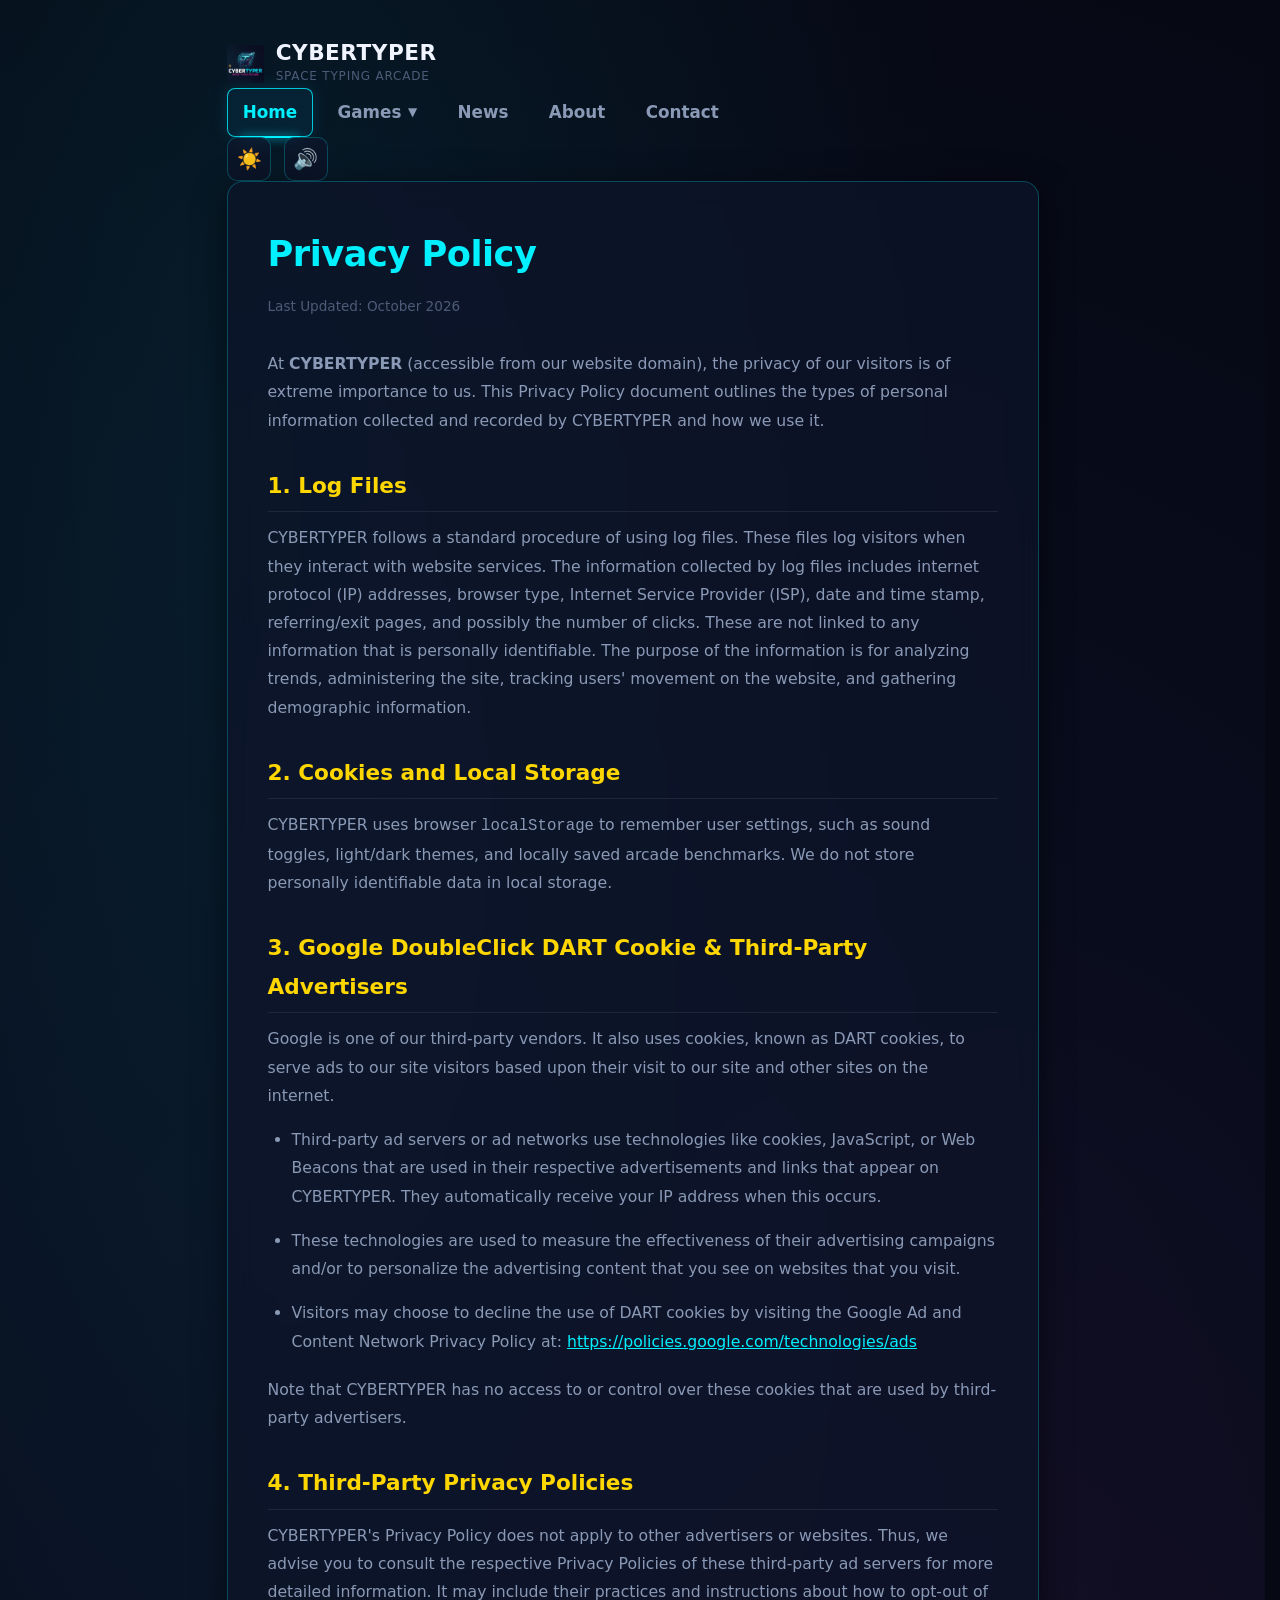
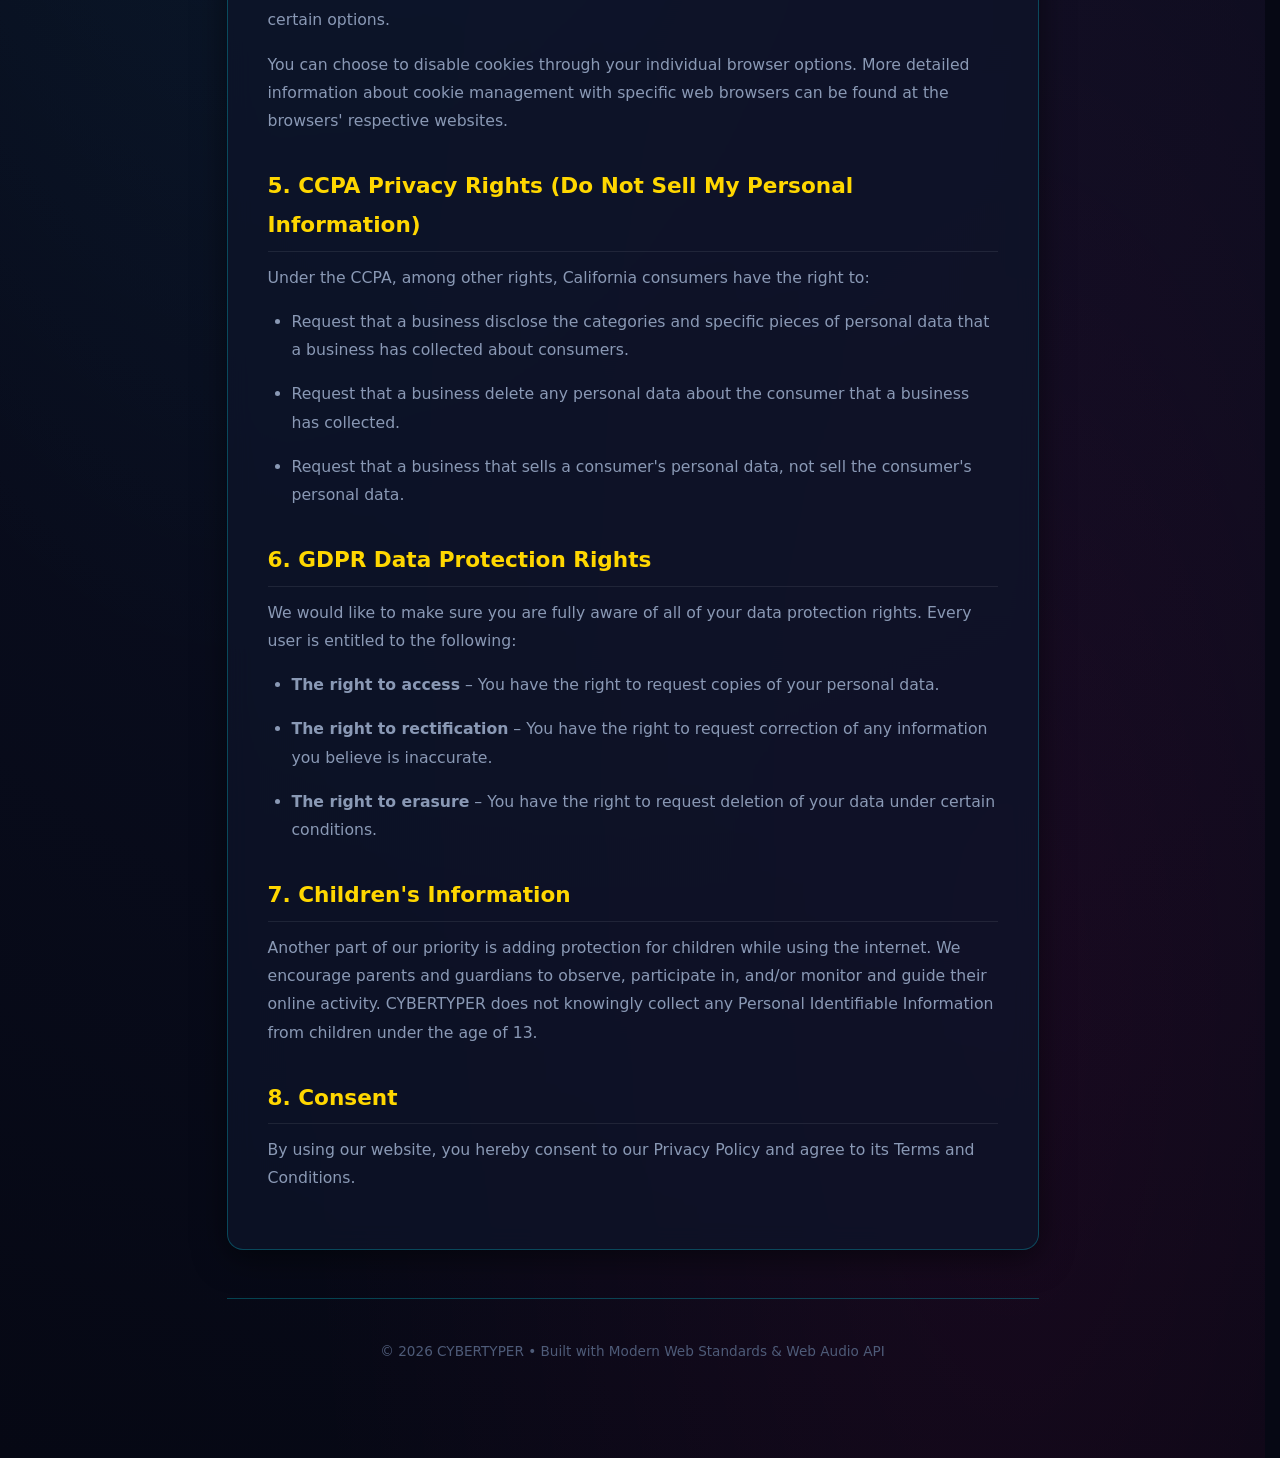
<file: pages/privacy.html>
<!DOCTYPE html>
<html lang="en">
<head>
  <meta charset="UTF-8">
  <meta name="viewport" content="width=device-width, initial-scale=1.0">
  <title>Privacy Policy // CYBERTYPER</title>
  <meta name="description" content="Privacy Policy for CYBERTYPER. Learn how we handle cookies, log files, and user data in compliance with Google AdSense and web standards.">
  <link rel="icon" type="image/svg+xml" href="data:image/svg+xml,<svg xmlns='http://www.w3.org/2000/svg' viewBox='0 0 100 100'><text y='.9em' font-size='90'>⚡</text></svg>">
  <link rel="stylesheet" href="../css/style.css">
  <style>
    .policy-container {
      max-width: 860px;
      margin: 0 auto;
      padding: 2.5rem 1.5rem 4rem;
      color: var(--text-main);
      line-height: 1.8;
    }
    .policy-card {
      background: var(--bg-card);
      border: 1px solid var(--border-neon);
      border-radius: 16px;
      padding: 2.5rem;
      backdrop-filter: blur(12px);
      box-shadow: var(--shadow-box);
    }
    .policy-card h1 {
      font-size: 2.2rem;
      font-weight: 900;
      color: var(--cyan-glow);
      margin-bottom: 0.5rem;
      letter-spacing: -0.5px;
    }
    .policy-card .updated-date {
      color: var(--text-dim);
      font-size: 0.85rem;
      margin-bottom: 2rem;
      display: block;
    }
    .policy-card h2 {
      font-size: 1.35rem;
      font-weight: 700;
      color: var(--gold-glow);
      margin-top: 2rem;
      margin-bottom: 0.75rem;
      border-bottom: 1px solid rgba(255, 255, 255, 0.08);
      padding-bottom: 0.35rem;
    }
    .policy-card p, .policy-card li {
      color: var(--text-muted);
      font-size: 0.98rem;
      margin-bottom: 1rem;
    }
    .policy-card ul {
      padding-left: 1.5rem;
      margin-bottom: 1.25rem;
    }
    .policy-card a {
      color: var(--cyan-glow);
      text-decoration: underline;
    }
  </style>
</head>
<body>
  <div class="policy-container">
    <!-- Header Placeholder injected via JS -->
    <div id="header-placeholder"></div>

    <main class="policy-card">
      <h1>Privacy Policy</h1>
      <span class="updated-date">Last Updated: October 2026</span>

      <p>
        At <strong>CYBERTYPER</strong> (accessible from our website domain), the privacy of our visitors is of extreme importance to us. This Privacy Policy document outlines the types of personal information collected and recorded by CYBERTYPER and how we use it.
      </p>

      <h2>1. Log Files</h2>
      <p>
        CYBERTYPER follows a standard procedure of using log files. These files log visitors when they interact with website services. The information collected by log files includes internet protocol (IP) addresses, browser type, Internet Service Provider (ISP), date and time stamp, referring/exit pages, and possibly the number of clicks. These are not linked to any information that is personally identifiable. The purpose of the information is for analyzing trends, administering the site, tracking users' movement on the website, and gathering demographic information.
      </p>

      <h2>2. Cookies and Local Storage</h2>
      <p>
        CYBERTYPER uses browser <code>localStorage</code> to remember user settings, such as sound toggles, light/dark themes, and locally saved arcade benchmarks. We do not store personally identifiable data in local storage.
      </p>

      <h2>3. Google DoubleClick DART Cookie & Third-Party Advertisers</h2>
      <p>
        Google is one of our third-party vendors. It also uses cookies, known as DART cookies, to serve ads to our site visitors based upon their visit to our site and other sites on the internet.
      </p>
      <ul>
        <li>Third-party ad servers or ad networks use technologies like cookies, JavaScript, or Web Beacons that are used in their respective advertisements and links that appear on CYBERTYPER. They automatically receive your IP address when this occurs.</li>
        <li>These technologies are used to measure the effectiveness of their advertising campaigns and/or to personalize the advertising content that you see on websites that you visit.</li>
        <li>Visitors may choose to decline the use of DART cookies by visiting the Google Ad and Content Network Privacy Policy at: <a href="https://policies.google.com/technologies/ads" target="_blank" rel="noopener noreferrer">https://policies.google.com/technologies/ads</a></li>
      </ul>
      <p>
        Note that CYBERTYPER has no access to or control over these cookies that are used by third-party advertisers.
      </p>

      <h2>4. Third-Party Privacy Policies</h2>
      <p>
        CYBERTYPER's Privacy Policy does not apply to other advertisers or websites. Thus, we advise you to consult the respective Privacy Policies of these third-party ad servers for more detailed information. It may include their practices and instructions about how to opt-out of certain options.
      </p>
      <p>
        You can choose to disable cookies through your individual browser options. More detailed information about cookie management with specific web browsers can be found at the browsers' respective websites.
      </p>

      <h2>5. CCPA Privacy Rights (Do Not Sell My Personal Information)</h2>
      <p>Under the CCPA, among other rights, California consumers have the right to:</p>
      <ul>
        <li>Request that a business disclose the categories and specific pieces of personal data that a business has collected about consumers.</li>
        <li>Request that a business delete any personal data about the consumer that a business has collected.</li>
        <li>Request that a business that sells a consumer's personal data, not sell the consumer's personal data.</li>
      </ul>

      <h2>6. GDPR Data Protection Rights</h2>
      <p>We would like to make sure you are fully aware of all of your data protection rights. Every user is entitled to the following:</p>
      <ul>
        <li><strong>The right to access</strong> – You have the right to request copies of your personal data.</li>
        <li><strong>The right to rectification</strong> – You have the right to request correction of any information you believe is inaccurate.</li>
        <li><strong>The right to erasure</strong> – You have the right to request deletion of your data under certain conditions.</li>
      </ul>

      <h2>7. Children's Information</h2>
      <p>
        Another part of our priority is adding protection for children while using the internet. We encourage parents and guardians to observe, participate in, and/or monitor and guide their online activity. CYBERTYPER does not knowingly collect any Personal Identifiable Information from children under the age of 13.
      </p>

      <h2>8. Consent</h2>
      <p>
        By using our website, you hereby consent to our Privacy Policy and agree to its Terms and Conditions.
      </p>
    </main>

    <footer class="site-footer" style="text-align: center; margin-top: 3rem; color: var(--text-dim); font-size: 0.85rem;">
      <div>© 2026 CYBERTYPER • Built with Modern Web Standards & Web Audio API</div>
    </footer>
  </div>

  <!-- JavaScript to Fetch and Load Header Dynamically -->
  <script>
    fetch('/header.html')
      .then(response => response.text())
      .then(data => {
        document.getElementById('header-placeholder').innerHTML = data;
      })
      .catch(error => console.error('Error loading header:', error));
  </script>
</body>
</html>
</file>
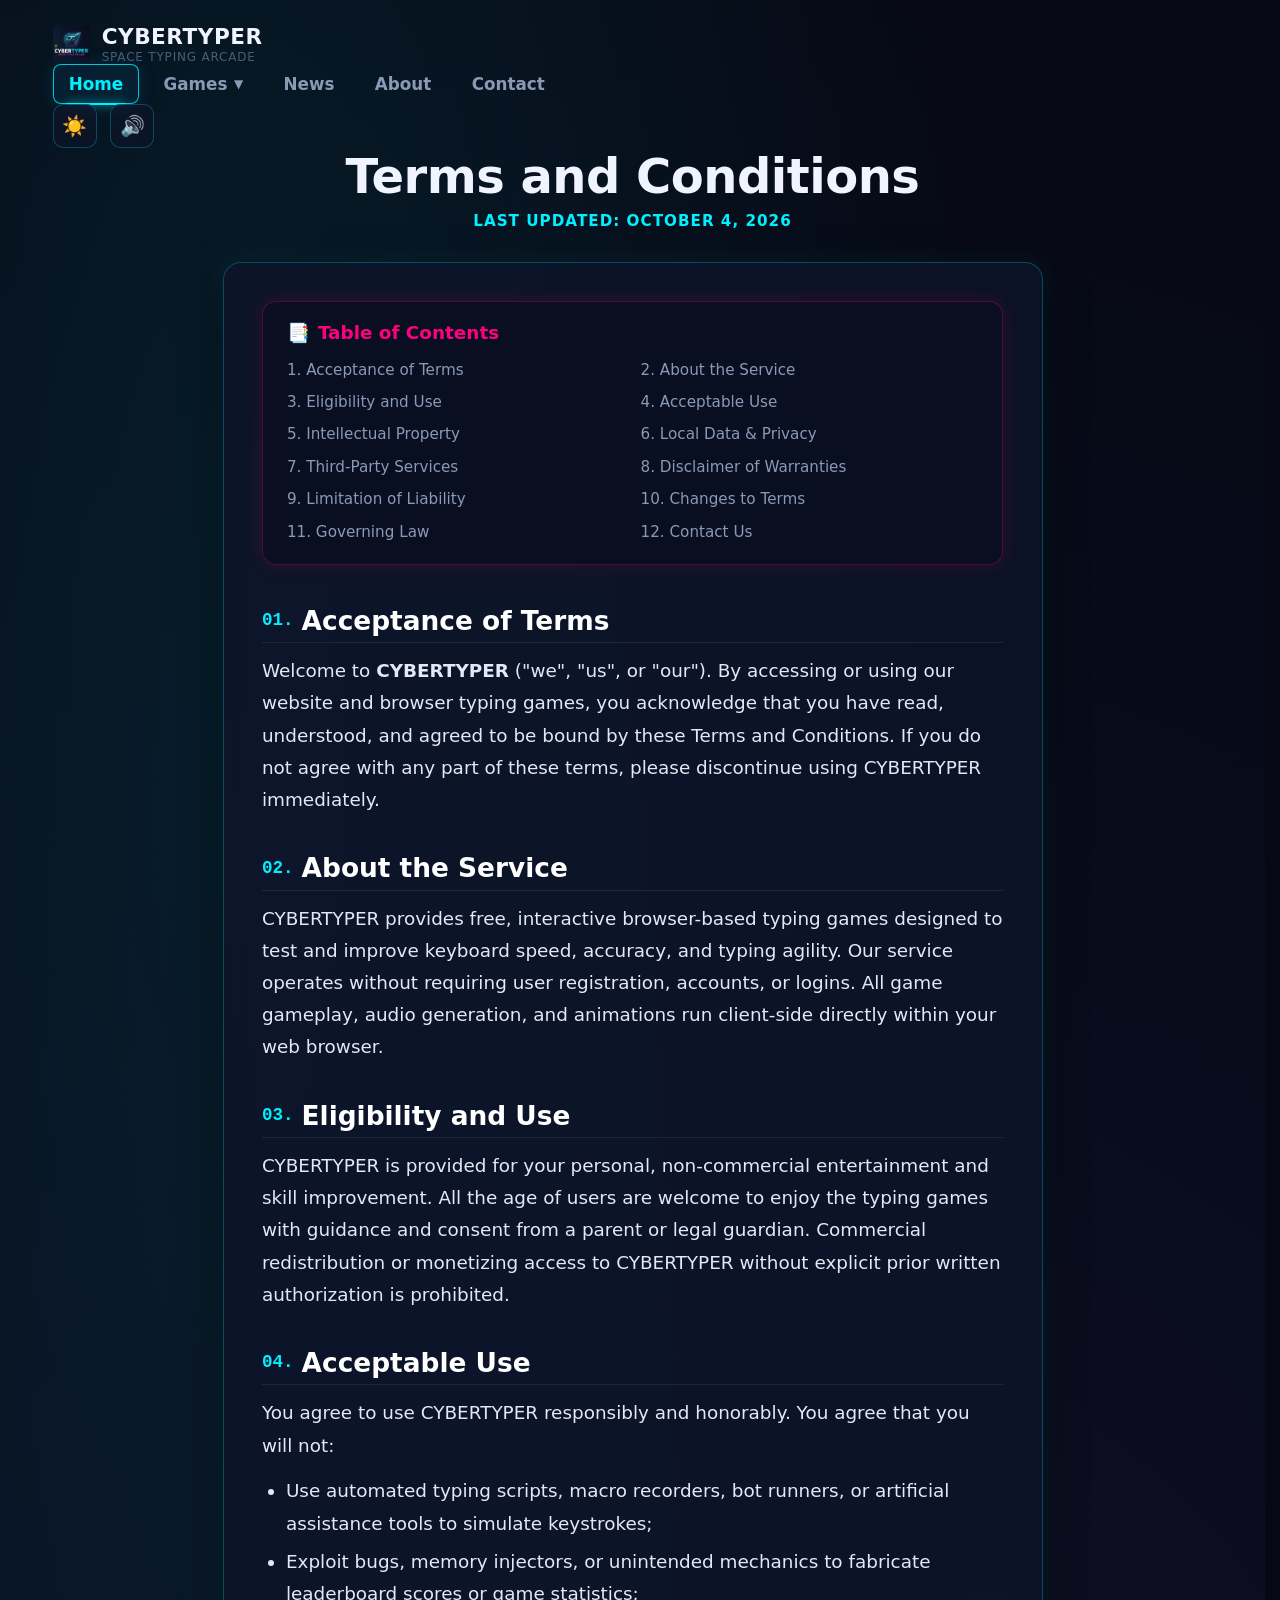
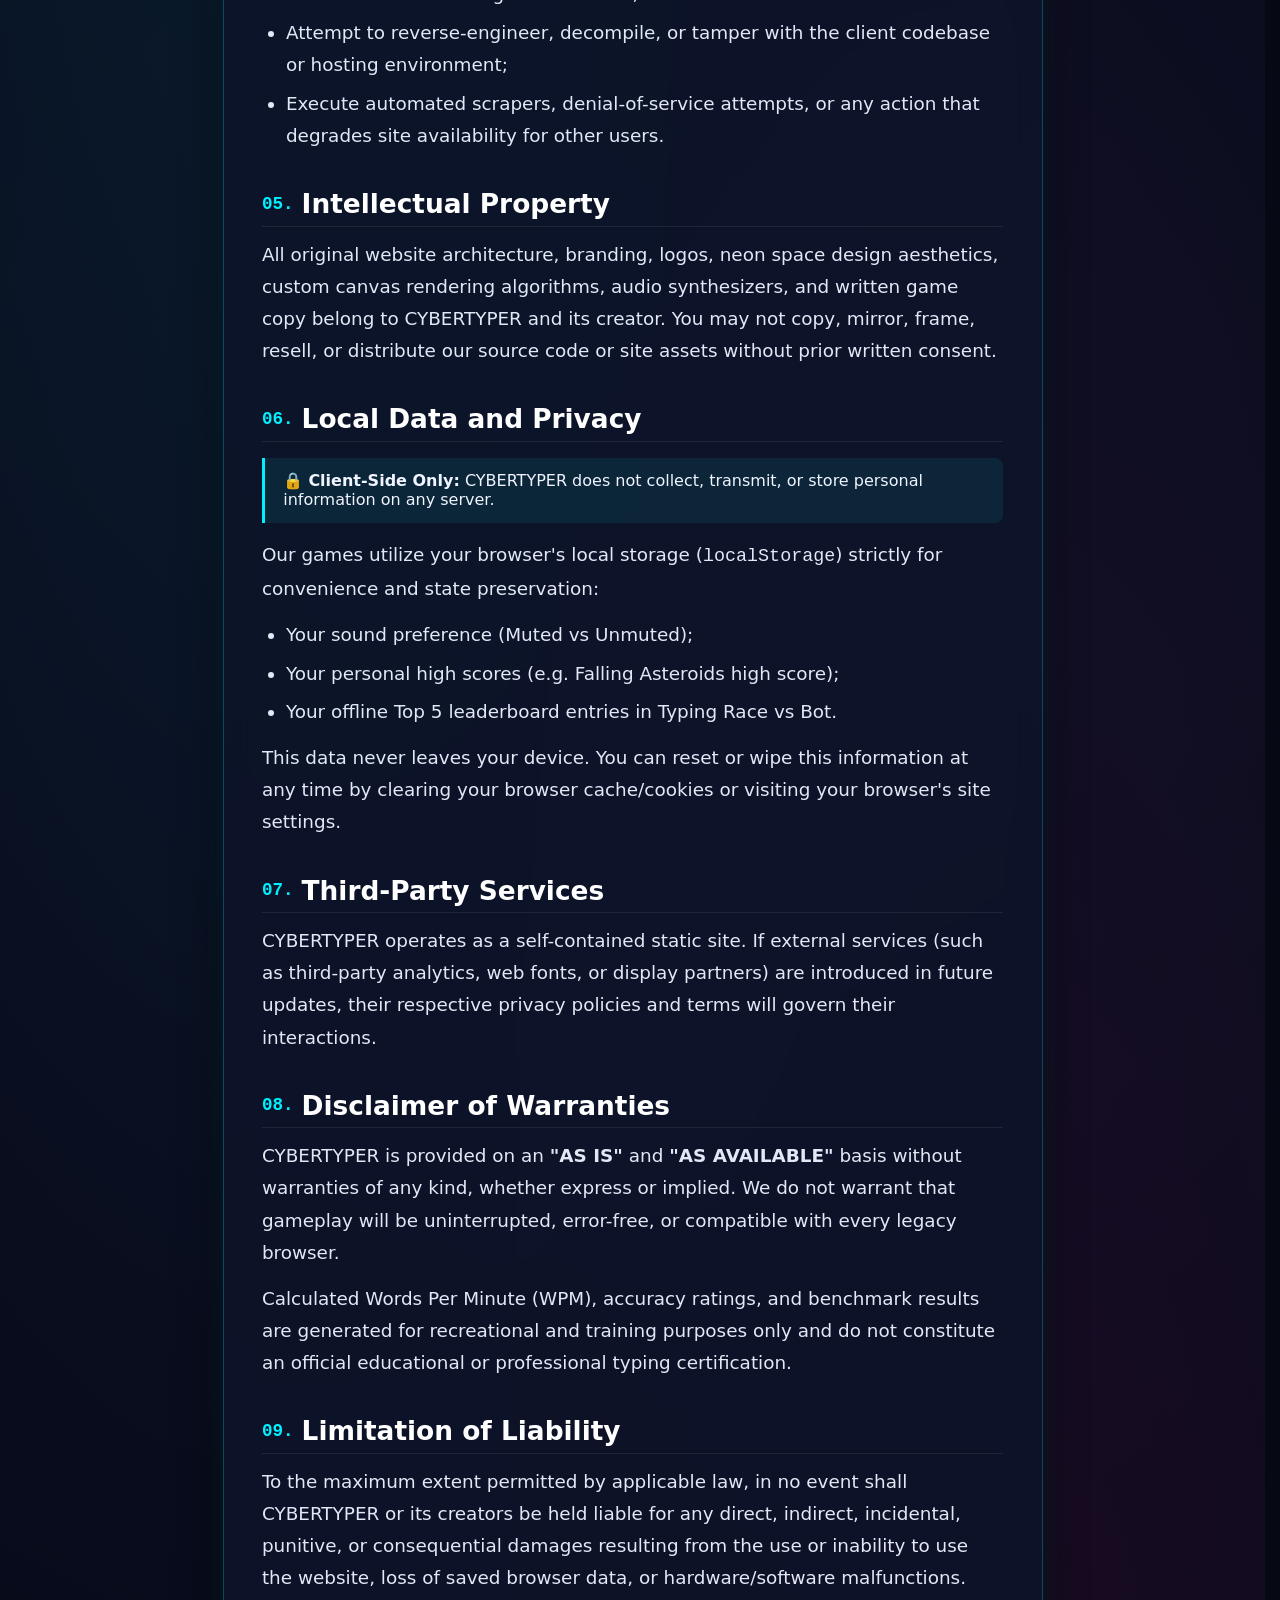
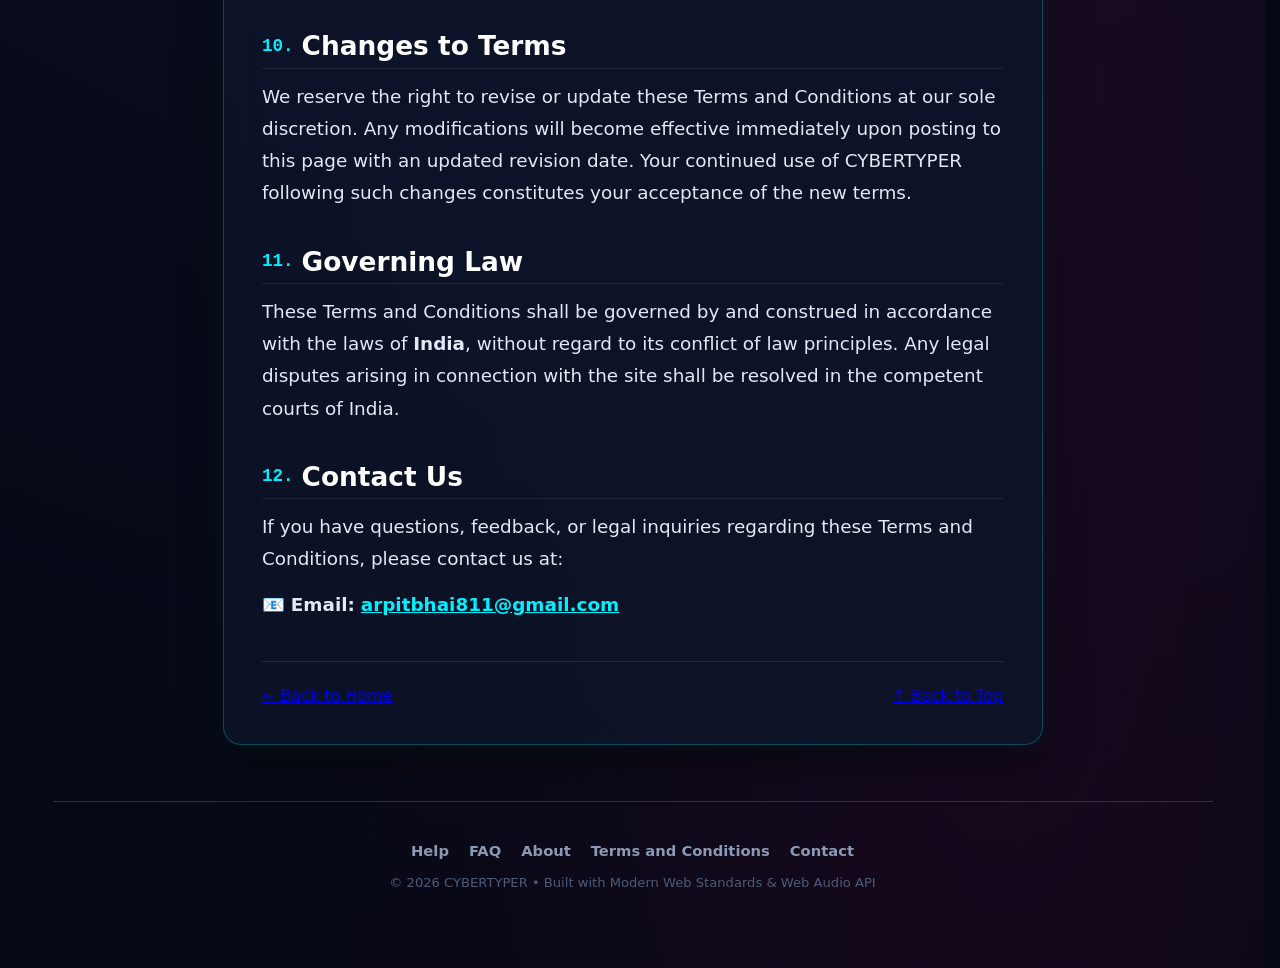
<file: pages/terms.html>
<!DOCTYPE html>
<html lang="en">
<head>
  <meta charset="UTF-8">
  <meta name="viewport" content="width=device-width, initial-scale=1.0">
  <title>Terms and Conditions // CYBERTYPER</title>
  <meta name="description" content="Terms and Conditions of CYBERTYPER - Free space-themed browser typing arcade games.">
  <link rel="stylesheet" href="../css/style.css">
  <style>
    /* Content Page Layout */
    .content-wrapper {
      max-width: 820px;
      margin: 0 auto 3.5rem;
      position: relative;
      z-index: 1;
    }

    .page-hero {
      text-align: center;
      margin-bottom: 2rem;
    }

    .page-hero h1 {
      font-size: clamp(2.2rem, 4.5vw, 3rem);
      font-weight: 900;
      letter-spacing: -0.5px;
      margin-bottom: 0.5rem;
    }

    .last-updated {
      font-size: 0.95rem;
      color: var(--cyan-glow);
      font-weight: 600;
      letter-spacing: 1px;
      text-transform: uppercase;
    }

    /* Glass Card Container */
    .legal-card {
      background: rgba(14, 20, 42, 0.85);
      border: 1px solid rgba(0, 240, 255, 0.25);
      border-radius: 18px;
      padding: clamp(1.5rem, 3vw, 2.5rem);
      box-shadow: 0 12px 40px rgba(0, 0, 0, 0.6), 0 0 25px rgba(0, 240, 255, 0.1);
      backdrop-filter: blur(14px);
      -webkit-backdrop-filter: blur(14px);
    }

    /* Sticky Table of Contents */
    .toc-card {
      background: rgba(10, 15, 34, 0.92);
      border: 1px solid rgba(255, 0, 127, 0.3);
      border-radius: 14px;
      padding: 1.25rem 1.5rem;
      margin-bottom: 2.5rem;
      box-shadow: 0 0 20px rgba(255, 0, 127, 0.12);
    }

    .toc-title {
      font-size: 1.15rem;
      font-weight: 800;
      color: var(--magenta-glow);
      margin-bottom: 0.85rem;
      display: flex;
      align-items: center;
      gap: 0.5rem;
    }

    .toc-list {
      display: grid;
      grid-template-columns: repeat(auto-fit, minmax(220px, 1fr));
      gap: 0.5rem 1rem;
      list-style: none;
      padding: 0;
      margin: 0;
    }

    .toc-list a {
      color: var(--text-muted);
      text-decoration: none;
      font-size: 0.95rem;
      transition: var(--transition-smooth);
      display: inline-block;
      padding: 0.2rem 0;
    }

    .toc-list a:hover {
      color: var(--cyan-glow);
      transform: translateX(4px);
    }

    /* Content Typography */
    .legal-section {
      margin-bottom: 2.25rem;
      scroll-margin-top: 100px;
    }

    .legal-section:last-child {
      margin-bottom: 0;
    }

    .legal-section h2 {
      font-size: clamp(1.3rem, 2.5vw, 1.65rem);
      font-weight: 800;
      color: #ffffff;
      margin-bottom: 0.75rem;
      display: flex;
      align-items: center;
      gap: 0.5rem;
      border-bottom: 1px solid rgba(255, 255, 255, 0.08);
      padding-bottom: 0.4rem;
    }

    .section-num {
      color: var(--cyan-glow);
      font-size: 1.1rem;
      font-family: var(--font-mono);
    }

    .legal-section p, .legal-section li {
      font-size: clamp(1.05rem, 1.5vw, 1.15rem);
      line-height: 1.75;
      color: #e2e8f5;
      margin-bottom: 0.85rem;
    }

    .legal-section ul {
      padding-left: 1.5rem;
      margin-bottom: 0.85rem;
    }

    .legal-section li {
      margin-bottom: 0.4rem;
    }

    .legal-highlight {
      background: rgba(0, 240, 255, 0.08);
      border-left: 3px solid var(--cyan-glow);
      padding: 0.85rem 1.15rem;
      border-radius: 0 8px 8px 0;
      margin: 1rem 0;
      font-size: 1rem;
      color: var(--text-main);
    }

    /* Floating / In-page Action Buttons */
    .page-actions-bar {
      display: flex;
      justify-content: space-between;
      align-items: center;
      margin-top: 2.5rem;
      padding-top: 1.5rem;
      border-top: 1px solid rgba(255, 255, 255, 0.1);
      flex-wrap: wrap;
      gap: 1rem;
    }

    html {
      scroll-behavior: smooth;
    }
  </style>
</head>
<body>
  <!-- Canvas Starfield -->
  <canvas id="starsCanvas" class="stars-bg"></canvas>

  <div class="container">
    <!-- Header Placeholder injected via JS -->
    <div id="header-placeholder"></div>

    <!-- Main Content -->
    <main class="content-wrapper" id="top">
      <div class="page-hero">
        <h1>Terms and <span class="glow-cyan">Conditions</span></h1>
        <div class="last-updated">Last updated: October 4, 2026</div>
      </div>

      <div class="legal-card">
        <!-- Table of Contents -->
        <nav class="toc-card" aria-label="Table of Contents">
          <div class="toc-title"><span>📑</span> Table of Contents</div>
          <ul class="toc-list">
            <li><a href="#acceptance">1. Acceptance of Terms</a></li>
            <li><a href="#service">2. About the Service</a></li>
            <li><a href="#eligibility">3. Eligibility and Use</a></li>
            <li><a href="#acceptable-use">4. Acceptable Use</a></li>
            <li><a href="#ip">5. Intellectual Property</a></li>
            <li><a href="#data">6. Local Data & Privacy</a></li>
            <li><a href="#third-party">7. Third-Party Services</a></li>
            <li><a href="#disclaimer">8. Disclaimer of Warranties</a></li>
            <li><a href="#liability">9. Limitation of Liability</a></li>
            <li><a href="#changes">10. Changes to Terms</a></li>
            <li><a href="#governing-law">11. Governing Law</a></li>
            <li><a href="#contact">12. Contact Us</a></li>
          </ul>
        </nav>

        <!-- Sections -->
        <section class="legal-section" id="acceptance">
          <h2><span class="section-num">01.</span> Acceptance of Terms</h2>
          <p>
            Welcome to <strong>CYBERTYPER</strong> ("we", "us", or "our"). By accessing or using our website and browser typing games, you acknowledge that you have read, understood, and agreed to be bound by these Terms and Conditions. If you do not agree with any part of these terms, please discontinue using CYBERTYPER immediately.
          </p>
        </section>

        <section class="legal-section" id="service">
          <h2><span class="section-num">02.</span> About the Service</h2>
          <p>
            CYBERTYPER provides free, interactive browser-based typing games designed to test and improve keyboard speed, accuracy, and typing agility. Our service operates without requiring user registration, accounts, or logins. All game gameplay, audio generation, and animations run client-side directly within your web browser.
          </p>
        </section>

        <section class="legal-section" id="eligibility">
          <h2><span class="section-num">03.</span> Eligibility and Use</h2>
          <p>
            CYBERTYPER is provided for your personal, non-commercial entertainment and skill improvement. All the age of users are welcome to enjoy the typing games with guidance and consent from a parent or legal guardian. Commercial redistribution or monetizing access to CYBERTYPER without explicit prior written authorization is prohibited.
          </p>
        </section>

        <section class="legal-section" id="acceptable-use">
          <h2><span class="section-num">04.</span> Acceptable Use</h2>
          <p>You agree to use CYBERTYPER responsibly and honorably. You agree that you will not:</p>
          <ul>
            <li>Use automated typing scripts, macro recorders, bot runners, or artificial assistance tools to simulate keystrokes;</li>
            <li>Exploit bugs, memory injectors, or unintended mechanics to fabricate leaderboard scores or game statistics;</li>
            <li>Attempt to reverse-engineer, decompile, or tamper with the client codebase or hosting environment;</li>
            <li>Execute automated scrapers, denial-of-service attempts, or any action that degrades site availability for other users.</li>
          </ul>
        </section>

        <section class="legal-section" id="ip">
          <h2><span class="section-num">05.</span> Intellectual Property</h2>
          <p>
            All original website architecture, branding, logos, neon space design aesthetics, custom canvas rendering algorithms, audio synthesizers, and written game copy belong to CYBERTYPER and its creator. You may not copy, mirror, frame, resell, or distribute our source code or site assets without prior written consent.
          </p>
        </section>

        <section class="legal-section" id="data">
          <h2><span class="section-num">06.</span> Local Data and Privacy</h2>
          <div class="legal-highlight">
            🔒 <strong>Client-Side Only:</strong> CYBERTYPER does not collect, transmit, or store personal information on any server.
          </div>
          <p>
            Our games utilize your browser's local storage (<code>localStorage</code>) strictly for convenience and state preservation:
          </p>
          <ul>
            <li>Your sound preference (Muted vs Unmuted);</li>
            <li>Your personal high scores (e.g. Falling Asteroids high score);</li>
            <li>Your offline Top 5 leaderboard entries in Typing Race vs Bot.</li>
          </ul>
          <p>
            This data never leaves your device. You can reset or wipe this information at any time by clearing your browser cache/cookies or visiting your browser's site settings.
          </p>
        </section>

        <section class="legal-section" id="third-party">
          <h2><span class="section-num">07.</span> Third-Party Services</h2>
          <p>
            CYBERTYPER operates as a self-contained static site. If external services (such as third-party analytics, web fonts, or display partners) are introduced in future updates, their respective privacy policies and terms will govern their interactions.
          </p>
        </section>

        <section class="legal-section" id="disclaimer">
          <h2><span class="section-num">08.</span> Disclaimer of Warranties</h2>
          <p>
            CYBERTYPER is provided on an <strong>"AS IS"</strong> and <strong>"AS AVAILABLE"</strong> basis without warranties of any kind, whether express or implied. We do not warrant that gameplay will be uninterrupted, error-free, or compatible with every legacy browser.
          </p>
          <p>
            Calculated Words Per Minute (WPM), accuracy ratings, and benchmark results are generated for recreational and training purposes only and do not constitute an official educational or professional typing certification.
          </p>
        </section>

        <section class="legal-section" id="liability">
          <h2><span class="section-num">09.</span> Limitation of Liability</h2>
          <p>
            To the maximum extent permitted by applicable law, in no event shall CYBERTYPER or its creators be held liable for any direct, indirect, incidental, punitive, or consequential damages resulting from the use or inability to use the website, loss of saved browser data, or hardware/software malfunctions.
          </p>
        </section>

        <section class="legal-section" id="changes">
          <h2><span class="section-num">10.</span> Changes to Terms</h2>
          <p>
            We reserve the right to revise or update these Terms and Conditions at our sole discretion. Any modifications will become effective immediately upon posting to this page with an updated revision date. Your continued use of CYBERTYPER following such changes constitutes your acceptance of the new terms.
          </p>
        </section>

        <section class="legal-section" id="governing-law">
          <h2><span class="section-num">11.</span> Governing Law</h2>
          <p>
            These Terms and Conditions shall be governed by and construed in accordance with the laws of <strong>India</strong>, without regard to its conflict of law principles. Any legal disputes arising in connection with the site shall be resolved in the competent courts of India.
          </p>
        </section>

        <section class="legal-section" id="contact">
          <h2><span class="section-num">12.</span> Contact Us</h2>
          <p>
            If you have questions, feedback, or legal inquiries regarding these Terms and Conditions, please contact us at:
          </p>
          <p>
            📧 <strong>Email:</strong> <a href="mailto:arpitbhai811@gmail.com" style="color:var(--cyan-glow); font-weight:700;">arpitbhai811@gmail.com</a>
          </p>
        </section>

        <!-- Page Actions -->
        <div class="page-actions-bar">
          <a href="../index.html" class="btn-neon">
            <span>←</span> Back to Home
          </a>
          <a href="#top" class="btn-neon btn-magenta">
            <span>↑</span> Back to Top
          </a>
        </div>
      </div>
    </main>

    <!-- Footer -->
    <footer class="site-footer">
      <ul class="footer-nav">
        <li><a href="help.html">Help</a></li>
        <li><a href="faq.html">FAQ</a></li>
        <li><a href="about.html">About</a></li>
        <li><a href="terms.html">Terms and Conditions</a></li>
        <li><a href="contact.html">Contact</a></li>
      </ul>
      <div class="footer-copy">© 2026 CYBERTYPER • Built with Modern Web Standards & Web Audio API</div>
    </footer>
  </div>

  <script src="../js/nav.js"></script>
  <script>
    // Fetch and Load Header Dynamically
    fetch('/header.html')
      .then(response => response.text())
      .then(data => {
        document.getElementById('header-placeholder').innerHTML = data;
      })
      .catch(error => console.error('Error loading header:', error));

    // Shared Sound Controller & Starfield
    window.audioCtx = null;
    window.isMuted = localStorage.getItem('typing_site_sound_muted') === 'true';

    const soundToggle = document.getElementById('soundToggle');
    const soundIcon = document.getElementById('soundIcon');

    function updateSoundUI() {
      if (window.isMuted) {
        soundIcon.textContent = '🔇';
        soundToggle.classList.add('muted');
      } else {
        soundIcon.textContent = '🔊';
        soundToggle.classList.remove('muted');
      }
    }
    updateSoundUI();

    function getAudioContext() {
      if (!window.audioCtx) {
        const AudioCtx = window.AudioContext || window.webkitAudioContext;
        if (AudioCtx) window.audioCtx = new AudioCtx();
      }
      if (window.audioCtx && window.audioCtx.state === 'suspended') {
        window.audioCtx.resume();
      }
      return window.audioCtx;
    }

    soundToggle.addEventListener('click', (e) => {
      e.stopPropagation();
      window.isMuted = !window.isMuted;
      localStorage.setItem('typing_site_sound_muted', window.isMuted);
      updateSoundUI();
    });

    // Space Starfield Canvas
    const canvas = document.getElementById('starsCanvas');
    const ctx = canvas.getContext('2d');
    let stars = [];
    const STAR_COUNT = 85;

    function resizeCanvas() {
      canvas.width = window.innerWidth;
      canvas.height = window.innerHeight;
      stars = [];
      for (let i = 0; i < STAR_COUNT; i++) {
        stars.push({
          x: Math.random() * canvas.width,
          y: Math.random() * canvas.height,
          radius: Math.random() * 1.5 + 0.5,
          speed: Math.random() * 0.35 + 0.1,
          color: Math.random() > 0.4 ? '#00f0ff' : '#ff007f',
          alpha: Math.random() * 0.7 + 0.3,
          flicker: Math.random() * 0.02 + 0.01
        });
      }
    }

    function animateStars() {
      ctx.clearRect(0, 0, canvas.width, canvas.height);
      for (let s of stars) {
        s.y += s.speed;
        if (s.y > canvas.height) {
          s.y = 0;
          s.x = Math.random() * canvas.width;
        }
        s.alpha += Math.sin(Date.now() * 0.003 + s.x) * s.flicker;
        const clampedAlpha = Math.max(0.15, Math.min(0.9, s.alpha));
        ctx.beginPath();
        ctx.arc(s.x, s.y, s.radius, 0, Math.PI * 2);
        ctx.fillStyle = s.color;
        ctx.globalAlpha = clampedAlpha;
        ctx.fill();
        ctx.globalAlpha = 1.0;
      }
      requestAnimationFrame(animateStars);
    }

    window.addEventListener('resize', resizeCanvas);
    resizeCanvas();
    animateStars();
  </script>
</body>
</html>
</file>
<file: css/style.css>
/* ==========================================================================
   CYBERTYPER - DESKTOP-OPTIMIZED GLOBAL STYLES
   ========================================================================== */

:root {
  /* Surface & Base Colors (Dark Mode Default) */
  --bg-deep: #060814;
  --bg-card: rgba(14, 20, 42, 0.75);
  --bg-card-hover: rgba(22, 32, 68, 0.85);
  --bg-guide: rgba(8, 12, 30, 0.7);
  --header-bg: rgba(6, 8, 20, 0.88);
  --dropdown-bg: rgba(10, 15, 35, 0.96);
  --icon-bg: rgba(0, 0, 0, 0.35);

  /* Neon Glow Accents */
  --cyan-glow: #00f0ff;
  --cyan-dim: #0099aa;
  --magenta-glow: #ff007f;
  --magenta-dim: #aa0055;
  --emerald-glow: #00ff88;
  --gold-glow: #ffd700;
  --danger-glow: #ff3366;

  /* Borders & Dividers */
  --border-neon: rgba(0, 240, 255, 0.25);
  --border-neon-hover: rgba(0, 240, 255, 0.8);
  --border-subtle: rgba(255, 255, 255, 0.08);

  /* Typography Colors */
  --text-main: #f0f4ff;
  --text-muted: #8a99b5;
  --text-dim: #4e5b78;
  --char-pending: #4f5f80;

  /* Fonts */
  --font-main: system-ui, -apple-system, BlinkMacSystemFont, 'Segoe UI', Roboto, sans-serif;
  --font-mono: 'Cascadia Code', 'Fira Code', Consolas, 'Courier New', monospace;

  /* Shadows */
  --shadow-neon-cyan: 0 0 20px rgba(0, 240, 255, 0.35), 0 0 40px rgba(0, 240, 255, 0.15);
  --shadow-neon-magenta: 0 0 20px rgba(255, 0, 127, 0.35), 0 0 40px rgba(255, 0, 127, 0.15);
  --shadow-box: 0 8px 32px rgba(0, 0, 0, 0.5);

  /* Transitions */
  --transition-smooth: all 0.25s cubic-bezier(0.16, 1, 0.3, 1);
  --transition-colors: background-color 0.3s ease, border-color 0.3s ease, color 0.3s ease;
}

[data-theme="light"] {
  --bg-deep: #f2f5fb;
  --bg-card: rgba(255, 255, 255, 0.88);
  --bg-card-hover: rgba(255, 255, 255, 0.98);
  --bg-guide: rgba(240, 245, 255, 0.7);
  --header-bg: rgba(245, 248, 255, 0.92);
  --dropdown-bg: rgba(255, 255, 255, 0.98);
  --icon-bg: rgba(0, 119, 170, 0.08);

  --cyan-glow: #0077aa;
  --cyan-dim: #005577;
  --magenta-glow: #d6006c;
  --magenta-dim: #99004d;
  --emerald-glow: #009955;
  --gold-glow: #c48000;
  --danger-glow: #e61f4d;

  --border-neon: rgba(0, 150, 215, 0.35);
  --border-neon-hover: rgba(0, 150, 215, 0.9);
  --border-subtle: rgba(0, 0, 0, 0.08);

  --text-main: #141b2d;
  --text-muted: #53647f;
  --text-dim: #8493a8;
  --char-pending: #94a3b8;

  --shadow-neon-cyan: 0 0 15px rgba(0, 119, 170, 0.25);
  --shadow-neon-magenta: 0 0 15px rgba(214, 0, 108, 0.25);
  --shadow-box: 0 8px 30px rgba(20, 35, 60, 0.08);
}

/* RESET & FOUNDATIONS */
*, *::before, *::after {
  box-sizing: border-box;
  margin: 0;
  padding: 0;
}

html {
  scrollbar-gutter: stable;
}

body {
  background-color: var(--bg-deep);
  background-image: 
    radial-gradient(ellipse at 20% 15%, rgba(0, 240, 255, 0.08) 0%, transparent 50%),
    radial-gradient(ellipse at 80% 85%, rgba(255, 0, 127, 0.07) 0%, transparent 50%),
    radial-gradient(circle at 50% 50%, rgba(16, 24, 52, 0.5) 0%, var(--bg-deep) 100%);
  color: var(--text-main);
  font-family: var(--font-main);
  min-height: 100vh;
  display: flex;
  flex-direction: column;
  overflow-x: hidden;
  position: relative;
  transition: var(--transition-colors);
}

[data-theme="light"] body {
  background-image: 
    radial-gradient(ellipse at 20% 15%, rgba(0, 119, 170, 0.08) 0%, transparent 50%),
    radial-gradient(ellipse at 80% 85%, rgba(214, 0, 108, 0.06) 0%, transparent 50%),
    radial-gradient(circle at 50% 50%, #e7edf8 0%, var(--bg-deep) 100%);
}

.stars-bg {
  position: fixed;
  inset: 0;
  width: 100%;
  height: 100%;
  pointer-events: none;
  z-index: 0;
  opacity: 0.6;
}

[data-theme="light"] .stars-bg {
  opacity: 0.25;
}

.container {
  width: 100%;
  max-width: 1200px;
  margin: 0 auto;
  padding: 1.5rem 1.25rem 3rem;
  position: relative;
  z-index: 1;
}

body:has(.canvas-wrap) .container,
.game-container {
  max-width: 780px;
  padding: 1rem 1rem 2.5rem;
}

.canvas-wrap {
  width: 100%;
  max-width: 780px;
  height: 680px;
  margin: 0 auto;
}

/* SITE HEADER & NAVIGATION (Desktop Only) */
.site-header {
  position: sticky;
  top: 0;
  z-index: 1000;
  display: flex;
  align-items: center;
  justify-content: space-between;
  min-height: 72px;
  padding: 0.85rem 1.25rem;
  background: var(--header-bg);
  backdrop-filter: blur(14px);
  -webkit-backdrop-filter: blur(14px);
  border-bottom: 1px solid var(--border-neon);
  margin-bottom: 2rem;
}

.brand-wrapper {
  display: flex;
  align-items: center;
  gap: 12px;
  text-decoration: none;
  flex-shrink: 0;
  min-width: 180px;
}

.site-logo {
  height: 38px;
  width: auto;
  object-fit: contain;
  display: block;
}

.brand-title {
  font-size: 1.35rem;
  font-weight: 800;
  color: var(--text-main);
  letter-spacing: 0.5px;
  line-height: 1.2;
}

.brand-subtitle {
  font-size: 0.75rem;
  color: var(--text-dim);
  letter-spacing: 0.8px;
  text-transform: uppercase;
}

.cyber-nav {
  display: flex;
  align-items: center;
  gap: 0.5rem;
  list-style: none;
}

.cyber-nav-item {
  position: relative;
}

.cyber-nav-link {
  display: inline-flex;
  align-items: center;
  gap: 0.4rem;
  color: var(--text-muted);
  text-decoration: none;
  font-size: 1.05rem;
  font-weight: 600;
  padding: 0.55rem 0.95rem;
  border-radius: 8px;
  transition: var(--transition-smooth);
  border: 1px solid transparent;
  cursor: pointer;
  background: transparent;
  font-family: inherit;
}

.cyber-nav-link:hover,
.cyber-nav-link:focus-visible {
  color: var(--cyan-glow);
  background: rgba(0, 119, 170, 0.08);
  border-color: var(--border-neon);
  box-shadow: 0 0 12px rgba(0, 119, 170, 0.2);
  outline: none;
}

.cyber-nav-link.active {
  color: var(--cyan-glow);
  border-color: var(--border-neon-hover);
  background: rgba(0, 119, 170, 0.12);
  box-shadow: 0 0 15px rgba(0, 119, 170, 0.25);
  position: relative;
}

.cyber-nav-link.active::after {
  content: '';
  position: absolute;
  bottom: -2px;
  inset-inline: 15%;
  height: 2px;
  background: var(--cyan-glow);
  box-shadow: 0 0 8px var(--cyan-glow);
  border-radius: 2px;
}

/* Dropdown */
.cyber-dropdown {
  position: relative;
}

.cyber-dropdown-menu {
  position: absolute;
  top: calc(100% + 8px);
  left: 0;
  min-width: 240px;
  background: var(--dropdown-bg);
  backdrop-filter: blur(16px);
  -webkit-backdrop-filter: blur(16px);
  border: 1px solid var(--border-neon);
  border-radius: 12px;
  padding: 0.6rem;
  list-style: none;
  opacity: 0;
  visibility: hidden;
  transform: translateY(8px);
  transition: var(--transition-smooth);
  box-shadow: var(--shadow-box);
  z-index: 1050;
}

.cyber-dropdown:hover .cyber-dropdown-menu,
.cyber-dropdown:focus-within .cyber-dropdown-menu,
.cyber-dropdown.dropdown-open .cyber-dropdown-menu {
  opacity: 1;
  visibility: visible;
  transform: translateY(0);
}

.cyber-dropdown-item {
  margin: 0.15rem 0;
}

.cyber-dropdown-link {
  display: flex;
  align-items: center;
  gap: 0.75rem;
  padding: 0.65rem 0.95rem;
  color: var(--text-main);
  text-decoration: none;
  font-size: 0.95rem;
  font-weight: 600;
  border-radius: 8px;
  transition: var(--transition-smooth);
}

.cyber-dropdown-link:hover,
.cyber-dropdown-link:focus-visible {
  background: rgba(0, 119, 170, 0.12);
  color: var(--cyan-glow);
  transform: translateX(4px);
  outline: none;
}

.dropdown-arrow {
  font-size: 0.75rem;
  transition: transform 0.2s ease;
}

.cyber-dropdown.dropdown-open .dropdown-arrow {
  transform: rotate(180deg);
}

/* Hidden Hamburger on Desktop */
.cyber-hamburger {
  display: none !important;
}

.header-actions {
  display: flex;
  align-items: center;
  gap: 0.85rem;
  flex-shrink: 0;
}

.sound-toggle-btn,
.theme-toggle-btn {
  width: 44px;
  height: 44px;
  border-radius: 10px;
  background: var(--bg-card);
  border: 1px solid var(--border-neon);
  color: var(--text-main);
  font-size: 1.25rem;
  cursor: pointer;
  display: inline-flex;
  align-items: center;
  justify-content: center;
  transition: var(--transition-smooth);
  backdrop-filter: blur(10px);
}

.sound-toggle-btn:hover,
.theme-toggle-btn:hover {
  border-color: var(--cyan-glow);
  box-shadow: 0 0 15px rgba(0, 119, 170, 0.35);
  transform: scale(1.05);
}

.sound-toggle-btn.muted {
  border-color: rgba(255, 51, 102, 0.4);
  color: var(--danger-glow);
}

/* HERO SECTION */
.hero {
  text-align: center;
  margin-bottom: 3.5rem;
  min-height: 210px;
}

.hero-badge {
  display: inline-block;
  padding: 0.35rem 0.9rem;
  border-radius: 30px;
  background: rgba(0, 119, 170, 0.1);
  border: 1px solid var(--border-neon);
  color: var(--cyan-glow);
  font-size: 0.8rem;
  font-weight: 700;
  letter-spacing: 1.5px;
  text-transform: uppercase;
  margin-bottom: 1rem;
}

.hero-title {
  font-size: 3.4rem;
  font-weight: 900;
  line-height: 1.2;
  margin-bottom: 1rem;
  letter-spacing: -0.5px;
  color: var(--text-main);
}

.hero-title .glow-cyan {
  color: var(--cyan-glow);
  text-shadow: 0 0 20px rgba(0, 119, 170, 0.35);
}

.hero-title .glow-pink {
  color: var(--magenta-glow);
  text-shadow: 0 0 20px rgba(214, 0, 108, 0.35);
}

.hero-desc {
  max-width: 640px;
  margin: 0 auto;
  font-size: 1.1rem;
  color: var(--text-muted);
  line-height: 1.6;
}

/* GAMES GRID & CARDS */
.games-grid {
  display: grid;
  grid-template-columns: repeat(4, 1fr);
  gap: 1.75rem;
  margin-bottom: 3.5rem;
}

.game-card {
  position: relative;
  background: var(--bg-card);
  border: 1px solid var(--border-neon);
  border-radius: 16px;
  padding: 0;
  display: flex;
  flex-direction: column;
  justify-content: space-between;
  text-decoration: none;
  color: inherit;
  backdrop-filter: blur(14px);
  -webkit-backdrop-filter: blur(14px);
  box-shadow: var(--shadow-box);
  min-height: 380px;
  transition: transform 0.28s cubic-bezier(0.2, 0.8, 0.2, 1),
              border-color 0.28s ease,
              box-shadow 0.28s ease;
  overflow: hidden;
}

.game-card::before {
  content: '';
  position: absolute;
  top: 0;
  inset-inline: 0;
  height: 3px;
  background: linear-gradient(90deg, transparent, var(--card-accent, var(--cyan-glow)), transparent);
  opacity: 0;
  transition: opacity 0.3s ease;
  z-index: 3;
}

.game-card:hover,
.game-card:focus-visible {
  transform: translateY(-8px) scale(1.02);
  border-color: var(--card-accent, var(--border-neon-hover));
  box-shadow: var(--shadow-box), 0 0 20px var(--card-glow, rgba(0, 119, 170, 0.25));
  outline: none;
}

.game-card:hover::before,
.game-card:focus-visible::before {
  opacity: 1;
}

.card-thumb-wrap {
  position: relative;
  width: 100%;
  height: 180px;
  overflow: hidden;
  background: rgba(0, 0, 0, 0.45);
  border-bottom: 1px solid var(--border-subtle);
}

.card-thumb-img {
  width: 100%;
  height: 100%;
  object-fit: cover;
  object-position: center;
  display: block;
  transition: transform 0.4s ease, filter 0.4s ease;
}

.game-card:hover .card-thumb-img {
  transform: scale(1.08);
  filter: brightness(1.12);
}

.overlay-tag {
  position: absolute;
  top: 12px;
  right: 12px;
  backdrop-filter: blur(8px);
  -webkit-backdrop-filter: blur(8px);
  background: rgba(6, 8, 20, 0.82);
  z-index: 2;
  box-shadow: 0 4px 12px rgba(0, 0, 0, 0.4);
}

[data-theme="light"] .overlay-tag {
  background: rgba(255, 255, 255, 0.88);
}

.card-body {
  padding: 1.25rem 1.4rem 0.75rem 1.4rem;
  flex-grow: 1;
  display: flex;
  flex-direction: column;
}

.card-tag {
  font-size: 0.72rem;
  font-weight: 700;
  letter-spacing: 1px;
  text-transform: uppercase;
  padding: 0.3rem 0.65rem;
  border-radius: 6px;
  color: var(--card-accent, var(--cyan-glow));
  border: 1px solid var(--border-neon);
}

.card-title {
  font-size: 1.35rem;
  font-weight: 800;
  margin-bottom: 0.65rem;
  color: var(--text-main);
  letter-spacing: -0.3px;
}

.card-desc {
  font-size: 0.92rem;
  color: var(--text-muted);
  line-height: 1.55;
  margin-bottom: 1rem;
}

.card-footer {
  display: flex;
  align-items: center;
  justify-content: space-between;
  padding: 0.9rem 1.4rem 1.3rem 1.4rem;
  border-top: 1px solid var(--border-subtle);
}

.card-action-text {
  font-size: 0.85rem;
  font-weight: 700;
  color: var(--card-accent, var(--cyan-glow));
  display: flex;
  align-items: center;
  gap: 0.35rem;
  transition: gap 0.2s ease;
}

.game-card:hover .card-action-text {
  gap: 0.65rem;
}

.card-meta {
  font-size: 0.75rem;
  color: var(--text-dim);
}

.game-card.theme-cyan    { --card-accent: var(--cyan-glow);    --card-glow: rgba(0, 119, 170, 0.25); }
.game-card.theme-magenta { --card-accent: var(--magenta-glow); --card-glow: rgba(214, 0, 108, 0.25); }
.game-card.theme-emerald { --card-accent: var(--emerald-glow); --card-glow: rgba(0, 153, 85, 0.25); }
.game-card.theme-gold    { --card-accent: var(--gold-glow);    --card-glow: rgba(196, 128, 0, 0.25); }

/* FEATURES STRIP & EDITORIAL ARTICLE */
.features-strip {
  display: grid;
  grid-template-columns: repeat(3, 1fr);
  gap: 1.25rem;
  margin-top: 2rem;
  padding-top: 2rem;
  border-top: 1px solid var(--border-neon);
}

.feature-box {
  background: var(--bg-card);
  border: 1px solid var(--border-neon);
  border-radius: 12px;
  padding: 1.25rem;
  display: flex;
  align-items: center;
  gap: 1rem;
  min-height: 90px;
}

.feature-icon {
  font-size: 1.75rem;
  flex-shrink: 0;
}

.feature-heading {
  font-size: 0.95rem;
  font-weight: 700;
  color: var(--text-main);
  margin-bottom: 0.25rem;
}

.feature-sub {
  font-size: 0.8rem;
  color: var(--text-muted);
}

.content-article-section {
  margin-top: 3.5rem;
  padding: 2.5rem;
  background: var(--bg-card);
  border: 1px solid var(--border-neon);
  border-radius: 16px;
  backdrop-filter: blur(12px);
  -webkit-backdrop-filter: blur(12px);
  box-shadow: var(--shadow-box);
  color: var(--text-main);
  line-height: 1.7;
}

.content-article-section h2 {
  font-size: 1.85rem;
  font-weight: 800;
  color: var(--cyan-glow);
  margin-bottom: 1.25rem;
  letter-spacing: -0.5px;
}

.content-article-section h3 {
  font-size: 1.3rem;
  font-weight: 700;
  color: var(--gold-glow);
  margin-top: 2rem;
  margin-bottom: 0.75rem;
}

.content-article-section p {
  color: var(--text-muted);
  font-size: 1rem;
  margin-bottom: 1.2rem;
}

.content-grid-2 {
  display: grid;
  grid-template-columns: repeat(2, 1fr);
  gap: 1.5rem;
  margin: 1.5rem 0;
}

.guide-card {
  background: var(--bg-guide);
  border: 1px solid var(--border-subtle);
  border-radius: 12px;
  padding: 1.25rem;
}

.guide-card h4 {
  font-size: 1.05rem;
  color: var(--emerald-glow);
  margin-bottom: 0.5rem;
}

.guide-card p {
  font-size: 0.92rem;
  margin-bottom: 0;
}

/* TYPING ARENA */
.typing-arena {
  background: var(--bg-card);
  border: 1px solid var(--border-neon);
  border-radius: 16px;
  padding: 1.5rem 1.75rem;
  position: relative;
  backdrop-filter: blur(12px);
  -webkit-backdrop-filter: blur(12px);
  box-shadow: var(--shadow-box);
  cursor: text;
  margin-bottom: 1.5rem;
  overflow: hidden;
}

.typing-arena.focused {
  border-color: var(--cyan-glow);
  box-shadow: 0 0 25px rgba(0, 240, 255, 0.25);
}

.text-display-wrapper {
  position: relative;
  height: 126px;
  overflow: hidden;
  scroll-behavior: smooth;
}

.text-display {
  position: relative;
  font-family: var(--font-mono);
  font-size: 1.35rem;
  line-height: 42px;
  letter-spacing: 0.5px;
  user-select: none;
  display: flex;
  flex-wrap: wrap;
  align-content: flex-start;
  white-space: normal;
}

.word {
  display: inline-flex;
  margin-right: 0.55rem;
  position: relative;
}

.char {
  display: inline-block;
  position: relative;
  transition: color 0.08s ease;
}

.char.pending {
  color: var(--char-pending);
}

.char.correct {
  color: var(--emerald-glow);
}

.char.wrong {
  color: var(--danger-glow);
  background-color: rgba(255, 51, 102, 0.28);
  text-decoration: underline wavy var(--danger-glow);
}

.char.current::before,
.char.current-end::after {
  content: '';
  position: absolute;
  top: 15%;
  bottom: 15%;
  width: 2.5px;
  background: var(--cyan-glow);
  box-shadow: 0 0 8px var(--cyan-glow);
  border-radius: 2px;
  animation: caretBlink 1s steps(2, start) infinite;
}

.char.current::before {
  left: -1px;
}

.char.current-end::after {
  right: -2px;
}

@keyframes caretBlink {
  to {
    visibility: hidden;
  }
}

/* FOOTER */
.site-footer {
  margin-top: auto;
  text-align: center;
  padding: 2.5rem 0 2rem;
  border-top: 1px solid var(--border-neon);
  color: var(--text-dim);
  font-size: 0.9rem;
  display: flex;
  flex-direction: column;
  align-items: center;
  gap: 1rem;
}

.footer-nav {
  display: flex;
  flex-wrap: wrap;
  align-items: center;
  justify-content: center;
  gap: 0.75rem 1.25rem;
  list-style: none;
}

.footer-nav a {
  color: var(--text-muted);
  text-decoration: none;
  font-size: 0.92rem;
  font-weight: 600;
  transition: var(--transition-smooth);
}

.footer-nav a:hover,
.footer-nav a:focus-visible {
  color: var(--cyan-glow);
  outline: none;
}

.footer-copy {
  font-size: 0.82rem;
  color: var(--text-dim);
}
</file>
